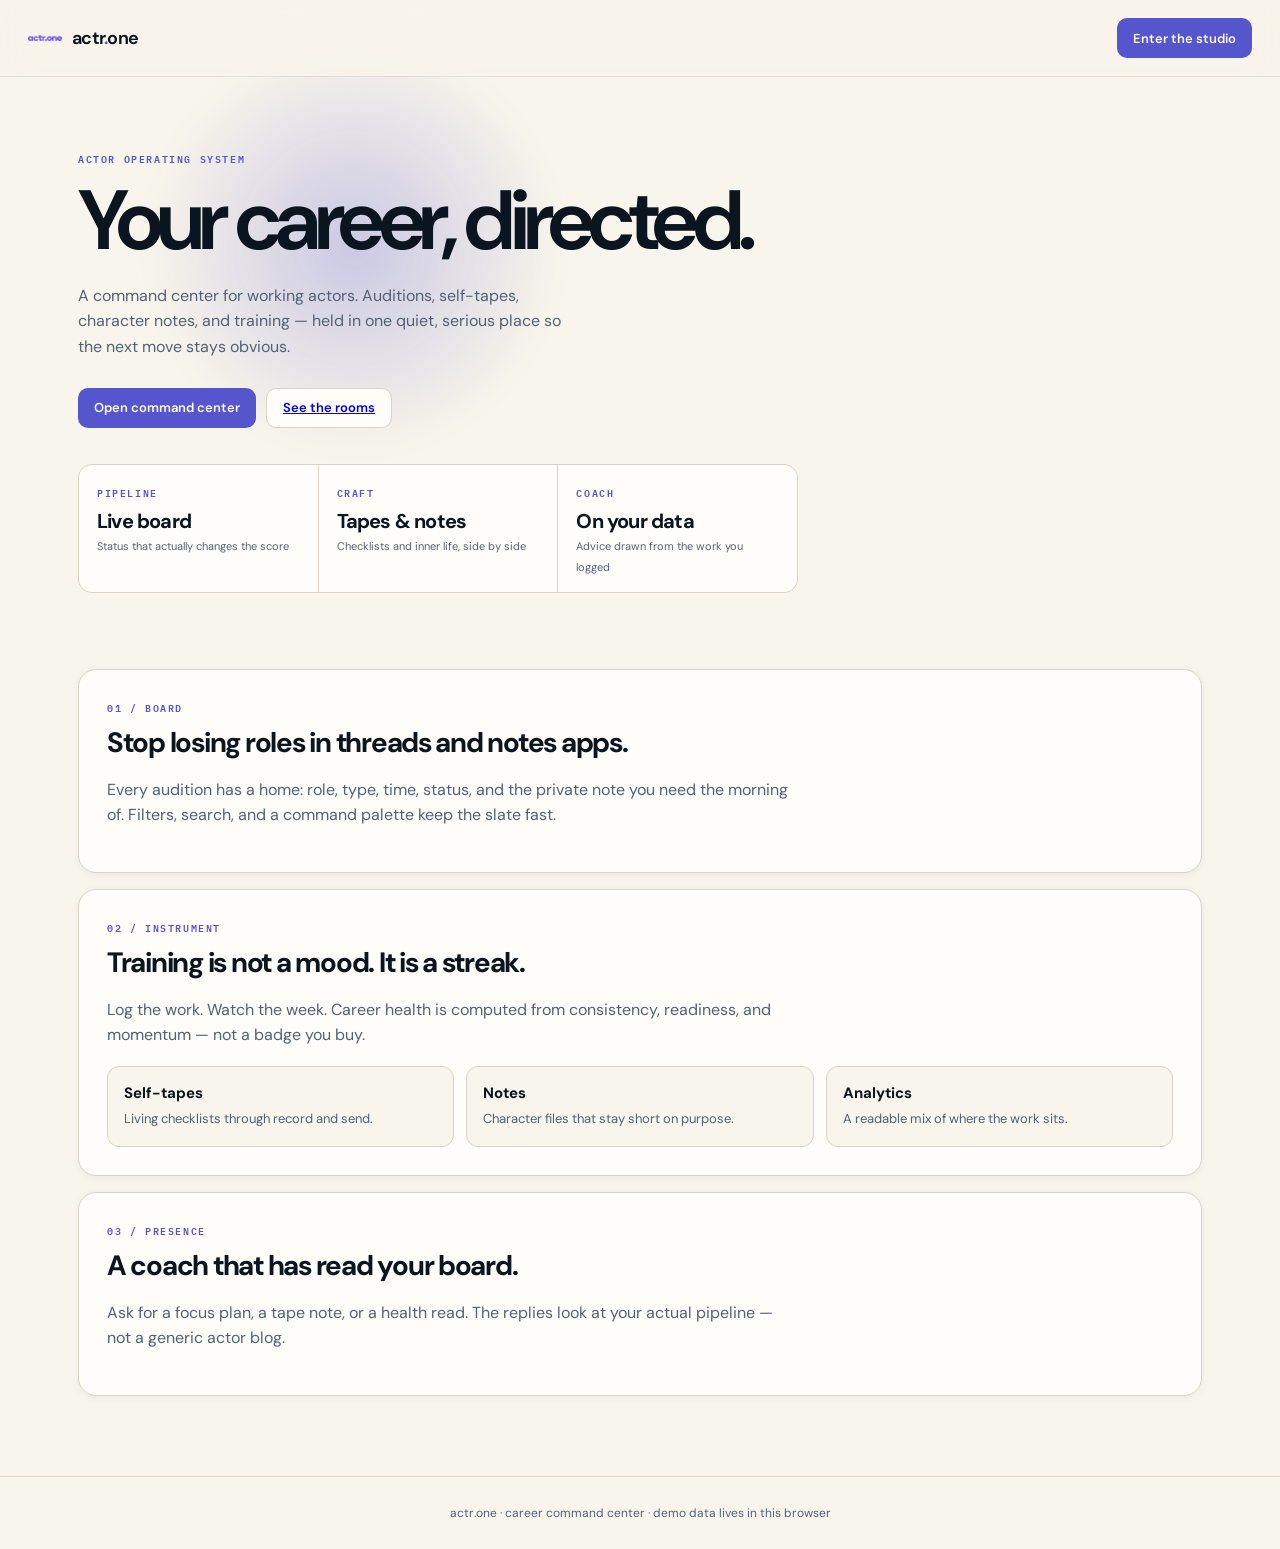
<file: artifacts/actr-one/index.html>
<!DOCTYPE html>
<html lang="en">
<head>
  <meta charset="UTF-8" />
  <meta name="viewport" content="width=device-width, initial-scale=1" />
  <title>actr.one — Your career, directed</title>
  <meta name="description" content="The career operating system for working actors. Track auditions, build the instrument, and keep the next move clear." />
  <link rel="icon" href="./brand/icon.svg" />
  <link rel="stylesheet" href="./styles.css" />
</head>
<body>
  <div id="landing" class="landing">
    <nav class="landing-nav">
      <div class="brand-row">
        <img class="brand-mark" src="./brand/mark.png" alt="actr.one mark" />
        <div class="word">actr<span>.</span>one</div>
      </div>
      <button class="nav-cta" id="openApp">Enter the studio</button>
    </nav>
    <header class="hero">
      <div class="eyebrow">Actor operating system</div>
      <h1>Your career, directed.</h1>
      <p class="lede">A command center for working actors. Auditions, self-tapes, character notes, and training — held in one quiet, serious place so the next move stays obvious.</p>
      <div class="hero-actions">
        <button class="btn btn-primary" id="openAppHero">Open command center</button>
        <a class="btn btn-ghost" href="#chapters">See the rooms</a>
      </div>
      <div class="hero-meta">
        <div><span class="eyebrow">Pipeline</span><strong>Live board</strong><small>Status that actually changes the score</small></div>
        <div><span class="eyebrow">Craft</span><strong>Tapes & notes</strong><small>Checklists and inner life, side by side</small></div>
        <div><span class="eyebrow">Coach</span><strong>On your data</strong><small>Advice drawn from the work you logged</small></div>
      </div>
    </header>
    <section class="chapters" id="chapters">
      <article class="chapter">
        <div class="eyebrow">01 / Board</div>
        <h2>Stop losing roles in threads and notes apps.</h2>
        <p>Every audition has a home: role, type, time, status, and the private note you need the morning of. Filters, search, and a command palette keep the slate fast.</p>
      </article>
      <article class="chapter">
        <div class="eyebrow">02 / Instrument</div>
        <h2>Training is not a mood. It is a streak.</h2>
        <p>Log the work. Watch the week. Career health is computed from consistency, readiness, and momentum — not a badge you buy.</p>
        <div class="chapter-grid">
          <div class="chip-card"><h3>Self-tapes</h3><p>Living checklists through record and send.</p></div>
          <div class="chip-card"><h3>Notes</h3><p>Character files that stay short on purpose.</p></div>
          <div class="chip-card"><h3>Analytics</h3><p>A readable mix of where the work sits.</p></div>
        </div>
      </article>
      <article class="chapter">
        <div class="eyebrow">03 / Presence</div>
        <h2>A coach that has read your board.</h2>
        <p>Ask for a focus plan, a tape note, or a health read. The replies look at your actual pipeline — not a generic actor blog.</p>
      </article>
    </section>
    <footer class="landing-foot">actr.one · career command center · demo data lives in this browser</footer>
  </div>

  <div id="app" class="hidden">
    <div class="app-shell">
      <aside class="sidebar">
        <div class="brand-row">
          <img class="brand-mark" src="./brand/mark.png" alt="" />
          <div>
            <div class="word">actr<span>.</span>one</div>
            <div class="eyebrow">career command center</div>
          </div>
        </div>
        <nav>
          <button class="nav-item" data-nav="overview">Overview</button>
          <button class="nav-item" data-nav="auditions">Auditions <span class="count" id="auditionCount">0</span></button>
          <button class="nav-item" data-nav="tapes">Self-tapes</button>
          <button class="nav-item" data-nav="notes">Scripts & notes</button>
          <button class="nav-item" data-nav="training">Training</button>
          <button class="nav-item" data-nav="analytics">Analytics</button>
        </nav>
        <div class="sidebar-foot">
          <button class="nav-item" data-nav="coach">AI Career Coach</button>
          <button class="nav-item" data-nav="settings">Settings</button>
          <div class="hr"></div>
          <button class="user-row" data-nav="settings">
            <div class="avatar" id="avatar">JM</div>
            <div>
              <div id="profileName">Jordan Mitchell</div>
              <small id="profilePlan">Studio plan</small>
            </div>
          </button>
        </div>
      </aside>

      <div class="workspace">
        <header class="topbar">
          <button class="menu-btn" id="menuBtn" aria-label="Open menu">☰</button>
          <div class="mobile-brand">
            <img class="brand-mark" src="./brand/mark.png" alt="" style="width:28px;height:28px" />
            <span class="word">actr<span>.</span>one</span>
          </div>
          <div class="date-chip"><span class="dot"></span><span id="liveDate"></span></div>
          <div class="top-actions">
            <button class="command-trigger" id="commandBtn"><span>Search anything</span> <kbd>⌘ K</kbd></button>
            <button class="icon-btn" id="notifyBtn" aria-label="Notifications">🔔<span class="ping"></span></button>
            <div class="theme-wrap">
              <button class="icon-btn" id="themeBtn" aria-label="Theme">◐</button>
              <div id="themeMenu" class="theme-menu hidden">
                <button class="theme-opt" data-theme-set="studio"><span class="swatch sw-studio"></span><span><strong>Studio Light</strong><small>Focused editorial</small></span></button>
                <button class="theme-opt" data-theme-set="noir"><span class="swatch sw-noir"></span><span><strong>Carbon Noir</strong><small>Deep work mode</small></span></button>
                <button class="theme-opt" data-theme-set="cobalt"><span class="swatch sw-cobalt"></span><span><strong>Electric Cobalt</strong><small>High signal</small></span></button>
              </div>
            </div>
          </div>
        </header>
        <main class="content" id="viewRoot"></main>
      </div>
    </div>
  </div>

  <div id="drawerBack" class="drawer-back hidden"></div>
  <aside id="drawer" class="drawer">
    <div class="brand-row" style="margin-bottom:16px">
      <img class="brand-mark" src="./brand/mark.png" alt="" />
      <div class="word">actr<span>.</span>one</div>
    </div>
    <nav class="grid" style="gap:4px">
      <button class="nav-item" data-nav="overview">Overview</button>
      <button class="nav-item" data-nav="auditions">Auditions</button>
      <button class="nav-item" data-nav="tapes">Self-tapes</button>
      <button class="nav-item" data-nav="notes">Scripts & notes</button>
      <button class="nav-item" data-nav="training">Training</button>
      <button class="nav-item" data-nav="analytics">Analytics</button>
      <button class="nav-item" data-nav="coach">AI Career Coach</button>
      <button class="nav-item" data-nav="settings">Settings</button>
    </nav>
  </aside>

  <div id="modal" class="backdrop hidden"></div>
  <div id="command" class="backdrop hidden">
    <div class="command">
      <div class="command-in">
        <span>⌘</span>
        <input id="commandInput" placeholder="Search auditions, notes, actions…" aria-label="Command search" />
        <kbd>ESC</kbd>
      </div>
      <div class="command-list" id="commandList"></div>
    </div>
  </div>
  <div class="toast-wrap" id="toasts"></div>
  <script src="./app.js"></script>
</body>
</html>
</file>
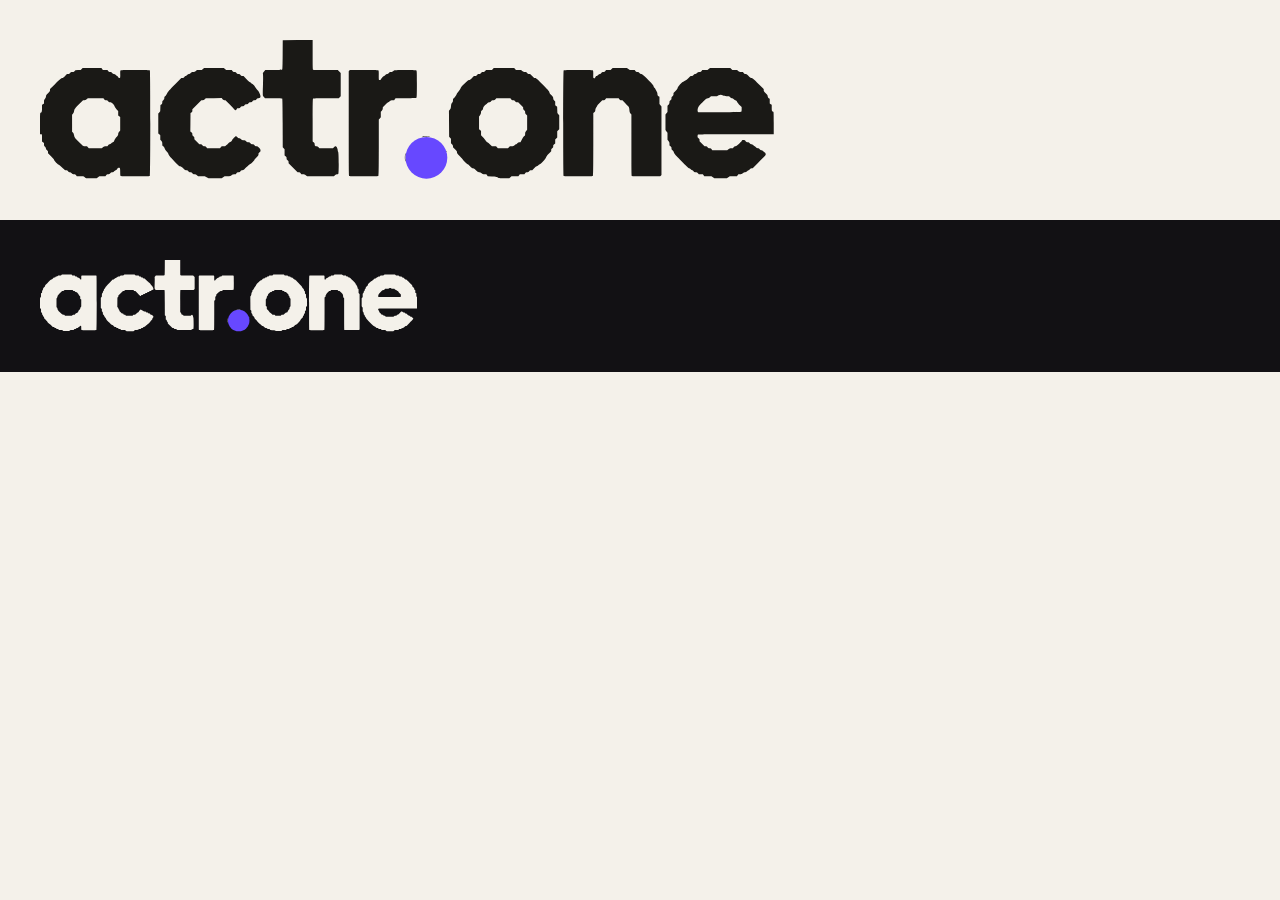
<file: .grok/logo-preview.html>
<!doctype html><meta charset="utf-8">
<style>
  body { margin:0; background:#f4f1ea; }
  .row { display:flex; align-items:center; gap:40px; padding:40px; }
  .dark { background:#121114; }
  svg { height:72px; width:auto; display:block; }
  .big svg { height:140px; }
</style>
<div class="row big"><svg xmlns="http://www.w3.org/2000/svg" viewBox="0 0 2196 419" fill="none" aria-hidden="true">
  <path fill="#1A1916" fill-rule="evenodd" d="M136.50 412.65C134.85 411.91 132.88 410.56 132.13 409.65C131.01 408.31 128.81 408.00 120.45 408.00L110.14 408.00L108.00 405.00C106.21 402.48 105.19 402.00 101.65 402.00C98.23 402.00 96.96 401.44 94.81 399.00C92.98 396.91 91.26 396.00 89.16 396.00C86.94 396.00 85.57 395.20 84.00 393.00C82.31 390.63 81.12 390.00 78.32 390.00C75.31 390.00 73.83 389.06 68.48 383.75C61.51 376.83 56.79 373.01 53.34 371.50C50.69 370.34 42.00 360.44 42.00 358.58C42.00 357.89 37.95 353.20 33.00 348.16L24.00 339.01L24.00 335.57C24.00 332.92 23.34 331.66 21.09 330.06C19.05 328.61 17.97 326.80 17.51 324.06C17.07 321.48 16.01 319.58 14.42 318.54C12.47 317.26 12.00 316.11 12.00 312.55L12.00 308.14L8.97 305.98L5.94 303.82L6.08 293.99C6.16 288.58 5.92 283.67 5.55 283.08C5.18 282.49 3.78 282.00 2.44 282.00L0.00 282.00L0.00 250.00C0.00 222.93 0.22 218.00 1.43 218.00C5.03 218.00 6.00 215.14 6.00 204.50L6.00 194.14L9.00 192.00L12.00 189.86L12.00 184.47C12.00 179.90 12.46 178.55 15.00 175.65C17.12 173.23 18.00 171.20 18.00 168.70C18.00 165.71 18.93 164.23 24.00 159.16C28.77 154.39 30.00 152.52 30.00 150.04L30.00 146.91L43.98 133.21C62.84 114.71 63.69 114.00 66.70 114.00C68.61 114.00 70.87 112.37 75.00 108.00L80.67 102.00L84.27 102.00C87.12 102.00 88.30 101.38 90.00 99.00C91.78 96.50 92.82 96.00 96.26 96.00C99.38 96.00 101.08 95.34 103.18 93.32L105.98 90.65L113.94 90.06L121.89 89.48L124.75 86.74L127.61 84.00L155.74 84.00L183.86 84.00L186.00 87.00L188.14 90.00L195.00 90.00L201.86 90.00L204.00 93.00C205.74 95.45 206.85 96.00 210.00 96.00C213.15 96.00 214.26 96.55 216.00 99.00C217.54 101.17 218.95 102.00 221.08 102.00C222.98 102.00 225.13 103.06 227.16 105.00C228.88 106.65 230.67 108.00 231.12 108.00C231.58 108.00 232.65 109.35 233.50 111.00C235.11 114.11 238.25 115.00 239.67 112.75C240.10 112.06 240.31 107.32 240.14 102.20C239.94 96.01 240.24 92.42 241.04 91.45C242.06 90.22 248.85 90.00 284.92 90.00C316.78 90.00 327.90 90.30 328.80 91.20C330.54 92.94 330.54 405.06 328.80 406.80C327.07 408.53 242.93 408.53 241.20 406.80C240.42 406.02 240.00 401.89 240.00 394.92C240.00 387.07 239.64 383.94 238.62 383.10C236.71 381.52 232.55 383.23 230.43 386.47C229.51 387.87 227.68 389.29 226.37 389.62C225.05 389.95 223.05 391.52 221.92 393.11C220.34 395.33 219.07 396.00 216.44 396.00C213.90 396.00 212.33 396.77 210.34 399.00C208.27 401.33 206.83 402.00 203.90 402.00C200.86 402.00 199.73 402.58 198.00 405.00L195.86 408.00L186.74 408.00L177.61 408.00L173.64 410.75L169.68 413.50L154.59 413.75C143.65 413.93 138.67 413.62 136.50 412.65ZM498.66 411.00L493.04 408.00L483.05 408.00L473.07 408.00L469.65 405.00C467.06 402.72 465.26 402.00 462.19 402.00C458.83 402.00 457.77 401.49 456.00 399.00C454.26 396.55 453.15 396.00 450.00 396.00C446.85 396.00 445.74 395.45 444.00 393.00C442.30 390.61 441.12 390.00 438.25 390.00C435.51 390.00 433.86 389.22 431.40 386.75C424.88 380.20 421.86 378.00 419.41 378.00C417.52 378.00 413.59 374.62 403.21 364.05C387.65 348.21 385.40 345.50 384.42 341.41C384.03 339.81 382.32 337.11 380.61 335.41C376.99 331.81 373.27 325.92 372.39 322.42C372.05 321.08 370.48 319.05 368.89 317.92L366.00 315.86L366.00 310.47C366.00 305.90 365.54 304.55 363.00 301.65L360.00 298.24L360.00 291.63L360.00 285.02L357.00 282.34L354.00 279.67L354.00 249.87L354.00 220.07L356.89 216.78L359.78 213.48L360.14 204.16L360.50 194.84L363.25 192.84C365.52 191.18 366.00 190.08 366.00 186.48C366.00 182.79 366.45 181.81 369.00 180.00C371.46 178.25 372.00 177.16 372.00 173.95C372.00 170.86 372.54 169.70 374.57 168.36C376.96 166.80 378.04 165.16 382.71 155.99C383.70 154.06 393.15 143.82 403.72 133.24L422.94 114.00L426.40 114.00C429.11 114.00 430.33 113.34 432.00 111.00C433.17 109.35 434.72 108.00 435.43 108.00C436.14 108.00 438.42 106.65 440.50 105.00C442.58 103.35 445.10 102.00 446.10 102.00C447.11 102.00 449.31 100.65 451.00 99.00C453.48 96.58 454.93 96.00 458.50 96.00C462.00 96.00 463.65 95.37 466.35 93.00L469.76 90.00L477.00 90.00L484.24 90.00L487.65 87.00L491.07 84.00L520.65 84.00L550.24 84.00L553.65 87.00L557.07 90.00L565.47 90.00L573.86 90.00L576.00 93.00C577.74 95.45 578.85 96.00 582.00 96.00C585.15 96.00 586.26 96.55 588.00 99.00C589.74 101.45 590.85 102.00 594.00 102.00C597.15 102.00 598.26 102.55 600.00 105.00C601.68 107.35 602.89 108.00 605.63 108.00L609.12 108.00L617.56 116.47C622.20 121.13 627.34 125.64 629.00 126.50C630.65 127.35 632.00 128.41 632.00 128.84C632.00 129.28 633.81 130.65 636.02 131.89C638.23 133.14 640.94 135.79 642.05 137.82C644.99 143.17 649.41 149.09 651.23 150.11C653.78 151.54 658.99 161.68 659.66 166.51C660.43 172.15 659.02 174.00 653.95 174.00C650.85 174.00 649.73 174.57 648.00 177.00C646.26 179.45 645.15 180.00 642.00 180.00C638.85 180.00 637.74 180.55 636.00 183.00C634.26 185.45 633.15 186.00 630.00 186.00C626.85 186.00 625.74 186.55 624.00 189.00C622.26 191.45 621.15 192.00 618.00 192.00C614.85 192.00 613.74 192.55 612.00 195.00C610.26 197.45 609.15 198.00 606.00 198.00C602.85 198.00 601.74 198.55 600.00 201.00C598.25 203.46 597.16 204.00 593.96 204.00L590.05 204.00L588.50 207.00C586.69 210.51 583.58 210.95 581.97 207.94C581.36 206.80 575.06 200.05 567.98 192.94L555.09 180.00L551.61 180.00C548.88 180.00 547.67 179.35 545.96 176.95L543.79 173.90L519.96 174.20L496.13 174.50L493.26 177.25C491.18 179.24 489.37 180.00 486.67 180.00L482.95 180.00L469.47 193.47L456.00 206.95L456.00 210.89C456.00 214.04 455.45 215.24 453.25 216.84L450.50 218.84L450.21 246.32L449.91 273.80L452.96 275.97C455.45 277.74 456.00 278.84 456.00 282.00C456.00 285.15 456.55 286.26 459.00 288.00C461.35 289.67 462.00 290.89 462.00 293.62L462.00 297.10L469.45 304.55L476.90 312.00L480.38 312.00C483.11 312.00 484.33 312.65 486.00 315.00C487.74 317.45 488.85 318.00 492.00 318.00C495.15 318.00 496.26 318.55 498.00 321.00L500.14 324.00L519.35 324.00L538.55 324.00L541.19 321.00L543.82 318.00L548.87 318.00C554.14 318.00 555.15 317.40 563.20 309.51C564.88 307.87 567.66 306.07 569.38 305.51C571.52 304.82 573.14 303.24 574.54 300.47C576.96 295.68 584.16 288.00 586.23 288.00C587.04 288.00 589.12 289.35 590.84 291.00C592.57 292.65 594.94 294.00 596.11 294.00C597.28 294.00 599.77 295.35 601.65 297.00C604.38 299.39 605.99 300.00 609.63 300.00C613.43 300.00 614.61 300.49 616.81 303.00C618.93 305.42 620.24 306.00 623.53 306.00C626.92 306.00 628.01 306.52 629.84 309.00C631.65 311.44 632.79 312.00 635.96 312.00C639.16 312.00 640.25 312.54 642.00 315.00C643.68 317.36 644.89 318.00 647.65 318.00C650.47 318.00 652.03 318.87 655.58 322.42C659.13 325.97 660.00 327.53 660.00 330.35C660.00 333.11 659.36 334.32 657.00 336.00C654.63 337.68 654.00 338.88 654.00 341.68C654.00 344.64 653.11 346.09 648.51 350.62C645.49 353.59 642.39 357.53 641.62 359.37C640.37 362.36 630.00 372.00 628.03 372.00C627.36 372.00 620.43 378.31 610.99 387.55C609.39 389.11 607.33 390.00 605.31 390.00C602.93 390.00 601.60 390.75 600.00 393.00C598.26 395.45 597.15 396.00 594.00 396.00C590.85 396.00 589.74 396.55 588.00 399.00L585.86 402.00L581.05 402.00C577.91 402.00 575.80 402.54 574.95 403.57C572.32 406.73 568.14 408.00 560.30 408.02L552.50 408.04L548.10 411.02L543.70 414.00L523.99 414.00L504.28 414.00L498.66 411.00ZM1372.64 413.01C1371.07 412.52 1368.89 411.30 1367.79 410.31C1366.13 408.80 1363.63 408.44 1352.91 408.17L1340.02 407.84L1337.94 404.92L1335.86 402.00L1330.47 402.00C1325.90 402.00 1324.55 401.54 1321.65 399.00C1319.26 396.90 1317.19 396.00 1314.77 396.00C1311.36 396.00 1309.74 394.87 1300.99 386.42C1299.51 384.99 1297.29 384.00 1295.58 384.00C1293.33 384.00 1291.40 382.65 1287.00 378.00C1283.88 374.70 1280.99 372.00 1280.58 372.00C1279.16 372.00 1267.80 361.51 1266.49 358.99C1265.77 357.58 1261.31 352.52 1256.59 347.73C1249.43 340.48 1248.00 338.50 1248.00 335.85C1248.00 333.27 1246.88 331.62 1242.00 327.00L1236.00 321.33L1236.00 317.83C1236.00 315.20 1235.25 313.66 1233.00 311.66L1230.00 308.98L1230.00 302.30L1230.00 295.61L1227.25 292.74L1224.50 289.87L1224.22 250.87L1223.93 211.87L1226.47 208.86C1229.23 205.57 1229.69 204.08 1230.29 196.33C1230.58 192.58 1231.42 190.29 1233.35 188.00C1235.34 185.63 1236.00 183.75 1236.00 180.45C1236.00 176.94 1236.47 175.74 1238.34 174.51C1240.95 172.80 1246.36 164.83 1247.50 161.00C1247.91 159.62 1249.65 157.14 1251.37 155.48C1254.51 152.45 1257.55 147.73 1259.47 142.94C1260.04 141.53 1264.10 136.89 1268.50 132.63C1272.90 128.38 1277.63 123.79 1279.01 122.45C1280.51 120.99 1282.70 120.00 1284.42 120.00C1286.67 120.00 1288.60 118.65 1293.00 114.00L1298.67 108.00L1302.27 108.00C1305.12 108.00 1306.30 107.38 1308.00 105.00C1309.74 102.55 1310.85 102.00 1314.00 102.00C1317.15 102.00 1318.26 101.45 1320.00 99.00C1321.73 96.58 1322.86 96.00 1325.90 96.00C1328.83 96.00 1330.27 95.33 1332.34 93.00L1335.02 90.00L1343.84 90.00L1352.67 90.00L1355.34 87.00L1358.02 84.00L1388.60 84.00L1419.18 84.00L1421.81 87.00L1424.45 90.00L1432.09 90.00L1439.72 90.00L1443.50 93.00C1446.37 95.28 1448.30 96.00 1451.57 96.00C1455.20 96.00 1456.19 96.46 1458.00 99.00C1459.70 101.39 1460.88 102.00 1463.75 102.00C1466.49 102.00 1468.13 102.78 1470.59 105.25C1478.31 113.03 1479.61 114.00 1482.28 114.00C1484.53 114.00 1488.61 117.57 1504.41 133.37C1519.42 148.39 1523.95 153.51 1524.52 156.12C1525.26 159.54 1526.06 160.64 1532.45 167.07C1535.17 169.81 1536.00 171.47 1536.00 174.17C1536.00 176.73 1536.83 178.57 1539.00 180.84L1542.00 183.98L1542.00 189.80L1542.00 195.62L1544.90 197.77L1547.80 199.91L1548.15 209.27L1548.50 218.62L1551.25 221.89L1554.00 225.15L1554.00 246.04L1554.00 266.93L1551.00 270.00L1548.00 273.07L1548.00 282.39L1548.00 291.70L1545.00 294.84L1542.00 297.98L1542.00 303.92L1542.00 309.86L1539.00 312.00C1536.55 313.74 1536.00 314.85 1536.00 318.00C1536.00 321.15 1535.45 322.26 1533.00 324.00C1530.62 325.70 1530.00 326.88 1530.00 329.73L1530.00 333.33L1524.16 338.91C1520.95 341.99 1517.62 345.85 1516.77 347.50C1515.92 349.15 1514.38 352.08 1513.34 354.01C1511.33 357.77 1497.78 372.00 1496.21 372.00C1495.70 372.00 1493.58 373.35 1491.50 375.00C1489.42 376.65 1487.04 378.00 1486.20 378.00C1485.36 378.00 1482.12 380.70 1479.00 384.00L1473.33 390.00L1469.73 390.00C1466.88 390.00 1465.70 390.62 1464.00 393.00C1462.26 395.45 1461.15 396.00 1458.00 396.00C1454.85 396.00 1453.74 396.55 1452.00 399.00L1449.86 402.00L1443.00 402.00L1436.14 402.00L1434.00 405.00L1431.86 408.00L1421.51 408.00L1411.15 408.00L1407.89 410.75L1404.62 413.50L1390.06 413.70C1382.05 413.81 1374.21 413.50 1372.64 413.01ZM2013.90 411.02L2009.50 408.04L1998.82 408.02L1988.14 408.00L1986.00 405.00L1983.86 402.00L1977.84 402.00L1971.82 402.00L1969.19 399.00C1967.04 396.56 1965.77 396.00 1962.35 396.00C1958.81 396.00 1957.79 395.52 1956.00 393.00C1954.83 391.35 1953.28 390.00 1952.57 390.00C1951.86 390.00 1949.58 388.65 1947.50 387.00C1945.42 385.35 1943.07 384.00 1942.27 384.00C1940.48 384.00 1903.50 346.99 1899.81 341.50C1898.34 339.30 1896.82 336.26 1896.45 334.74C1896.08 333.22 1894.48 331.05 1892.89 329.92C1890.56 328.26 1890.00 327.12 1890.00 324.00C1890.00 320.85 1889.45 319.74 1887.00 318.00L1884.00 315.86L1884.00 311.07C1884.00 307.25 1883.39 305.51 1881.00 302.50L1878.00 298.72L1878.00 288.00L1878.00 277.28L1875.00 273.50L1872.00 269.72L1872.00 246.50L1872.00 223.28L1875.00 219.50L1878.00 215.72L1878.00 206.40L1878.00 197.07L1881.00 193.65C1883.28 191.06 1884.00 189.26 1884.00 186.19C1884.00 182.83 1884.51 181.77 1887.00 180.00C1889.45 178.26 1890.00 177.15 1890.00 174.00C1890.00 170.85 1890.55 169.74 1893.00 168.00C1895.38 166.30 1896.00 165.12 1896.00 162.27L1896.00 158.67L1902.00 153.00C1906.30 148.93 1908.00 146.60 1908.00 144.76C1908.00 143.32 1909.43 140.49 1911.25 138.33C1916.60 131.97 1922.70 126.00 1923.83 126.00C1924.42 126.00 1926.12 124.86 1927.62 123.48C1929.12 122.09 1931.50 120.67 1932.92 120.33C1934.34 119.99 1938.01 117.08 1941.09 113.86C1945.81 108.91 1947.21 108.00 1950.15 108.00C1952.85 108.00 1954.12 107.33 1955.84 105.00C1957.25 103.10 1958.95 102.00 1960.50 102.00C1961.83 102.00 1964.47 100.65 1966.35 99.00C1968.94 96.72 1970.74 96.00 1973.81 96.00C1977.17 96.00 1978.23 95.49 1980.00 93.00L1982.14 90.00L1989.93 90.00L1997.72 90.00L2001.50 87.00L2005.28 84.00L2035.60 84.00L2065.93 84.00L2069.00 87.00L2072.07 90.00L2079.15 90.00L2086.24 90.00L2089.65 93.00C2092.55 95.54 2093.90 96.00 2098.47 96.00L2103.86 96.00L2106.00 99.00C2107.60 101.25 2108.93 102.00 2111.31 102.00C2114.45 102.00 2115.41 102.69 2123.41 110.75C2125.44 112.79 2127.63 114.00 2129.30 114.00C2132.42 114.00 2133.72 115.09 2152.10 133.21L2166.00 146.91L2166.00 150.04C2166.00 152.52 2167.23 154.39 2172.00 159.16C2176.95 164.11 2178.00 165.75 2178.00 168.51C2178.00 171.09 2178.69 172.35 2181.00 174.00L2184.00 176.14L2184.00 183.00L2184.00 189.86L2187.00 192.00L2190.00 194.14L2190.00 202.91C2190.00 210.15 2190.32 211.98 2191.83 213.35C2192.83 214.26 2194.18 215.00 2194.83 215.00C2195.70 215.00 2196.00 223.57 2196.00 248.50L2196.00 282.00L2083.20 282.00C1996.80 282.00 1970.12 282.28 1969.20 283.20C1968.54 283.86 1968.00 286.08 1968.00 288.13C1968.00 291.14 1968.58 292.28 1971.00 294.00C1973.35 295.67 1974.00 296.89 1974.00 299.62L1974.00 303.10L1981.45 310.55L1988.90 318.00L1992.38 318.00C1995.11 318.00 1996.33 318.65 1998.00 321.00C1999.74 323.45 2000.85 324.00 2004.00 324.00C2007.15 324.00 2008.26 324.55 2010.00 327.00L2012.14 330.00L2034.43 330.00L2056.72 330.00L2060.50 327.00C2063.51 324.61 2065.25 324.00 2069.07 324.00L2073.86 324.00L2076.00 321.00C2077.53 318.85 2078.96 318.00 2081.03 318.00C2082.77 318.00 2085.13 316.91 2086.98 315.25C2095.23 307.84 2099.60 303.44 2100.55 301.56C2101.36 299.97 2102.49 299.53 2105.48 299.63C2108.52 299.73 2109.91 300.43 2111.93 302.89C2113.96 305.37 2115.27 306.02 2118.18 306.01C2121.14 306.00 2122.29 306.59 2124.00 309.00C2125.56 311.18 2126.95 312.00 2129.12 312.00C2130.95 312.00 2132.94 312.90 2134.30 314.35C2135.51 315.64 2137.62 317.29 2138.98 318.01C2140.35 318.73 2142.29 320.37 2143.30 321.66C2144.58 323.28 2146.17 324.00 2148.50 324.00C2151.10 324.00 2152.35 324.69 2154.00 327.00C2155.56 329.18 2156.95 330.00 2159.12 330.00C2161.06 330.00 2162.96 330.93 2164.57 332.67C2165.93 334.14 2168.04 335.83 2169.27 336.44C2170.77 337.19 2171.60 338.63 2171.82 340.87C2172.19 344.71 2173.85 342.73 2150.12 366.75L2133.07 384.00L2130.04 384.00C2127.94 384.00 2126.20 384.92 2124.34 387.00C2122.87 388.65 2121.24 390.00 2120.72 390.00C2120.19 390.00 2118.23 391.35 2116.35 393.00C2114.30 394.80 2111.81 396.00 2110.14 396.00C2108.60 396.00 2105.60 397.33 2103.43 398.97C2100.39 401.27 2098.44 401.95 2094.82 401.97L2090.14 402.00L2088.00 405.00L2085.86 408.00L2075.18 408.02L2064.50 408.04L2060.10 411.02L2055.70 414.00L2037.00 414.00L2018.30 414.00L2013.90 411.02ZM795.50 405.00C792.49 402.61 790.75 402.00 786.93 402.00L782.14 402.00L780.00 399.00C778.33 396.66 777.11 396.00 774.40 396.00L770.95 396.00L757.47 382.53L744.00 369.05L744.00 365.60C744.00 362.89 743.34 361.67 741.00 360.00C738.55 358.26 738.00 357.15 738.00 354.00C738.00 350.85 737.45 349.74 735.00 348.00L732.00 345.86L732.00 336.24L732.00 326.61L729.25 323.74L726.50 320.87L726.23 248.76C726.04 198.04 725.63 176.26 724.86 175.33C723.99 174.29 718.30 174.00 698.56 174.00L673.37 174.00L670.81 171.25C669.40 169.74 667.80 167.60 667.26 166.50C666.63 165.20 666.61 155.54 667.20 139.00C667.71 124.97 667.87 110.20 667.57 106.16L667.01 98.82L670.63 94.41L674.24 90.00L699.00 90.00C718.47 90.00 723.99 89.71 724.87 88.66C725.64 87.73 726.06 73.93 726.24 43.91L726.50 0.50L771.25 0.24L816.00 -0.02L816.00 43.79C816.00 76.53 816.30 87.90 817.20 88.80C818.09 89.69 827.82 90.00 854.78 90.00L891.16 90.00L895.58 94.42L900.00 98.84L900.00 133.50L900.00 168.15L897.08 171.08L894.15 174.00L856.28 174.00C828.15 174.00 818.09 174.31 817.20 175.20C816.29 176.11 816.00 191.90 816.00 240.13L816.00 303.86L819.00 306.00C821.42 307.72 822.00 308.86 822.00 311.87C822.00 316.46 823.43 318.00 827.69 318.00C830.09 318.00 831.71 318.82 833.66 321.00L836.33 324.00L856.66 324.00L876.98 324.00L879.66 321.00C883.69 316.47 886.63 316.96 889.04 322.58C890.12 325.10 891.02 328.37 891.04 329.83C891.05 331.30 891.71 333.62 892.50 335.00C894.42 338.36 894.70 398.90 892.80 400.80C892.14 401.46 890.34 402.00 888.79 402.00C887.03 402.00 884.81 403.12 882.84 405.00L879.70 408.00L839.49 408.00L799.28 408.00L795.50 405.00ZM925.20 406.80C924.28 405.88 924.00 369.57 924.00 249.45L924.00 93.31L925.83 91.65L927.66 90.00L969.71 90.00C1005.18 90.00 1011.94 90.23 1012.96 91.45C1013.78 92.44 1014.07 96.73 1013.88 105.22C1013.73 112.00 1013.94 118.10 1014.36 118.77C1015.55 120.70 1018.82 120.21 1020.04 117.92C1021.37 115.43 1028.46 108.00 1029.50 108.00C1029.91 108.00 1031.77 106.65 1033.65 105.00C1035.53 103.35 1038.15 102.00 1039.47 102.00C1040.99 102.00 1042.64 100.90 1044.00 99.00C1045.80 96.47 1046.80 96.00 1050.41 96.00C1053.50 96.00 1055.22 95.41 1056.60 93.89C1057.64 92.72 1059.61 91.35 1060.96 90.83C1064.79 89.36 1124.76 89.56 1126.55 91.04C1127.77 92.06 1128.00 98.46 1128.00 131.92C1128.00 161.45 1127.69 171.91 1126.80 172.80C1125.92 173.68 1117.44 174.00 1094.87 174.00L1064.14 174.00L1062.00 177.00L1059.86 180.00L1055.07 180.00C1051.25 180.00 1049.51 180.61 1046.50 183.00C1044.42 184.65 1042.32 186.00 1041.81 186.00C1041.31 186.00 1037.55 189.35 1033.45 193.45L1026.00 200.90L1026.00 204.57C1026.00 207.22 1025.17 209.19 1023.00 211.65L1020.00 215.07L1020.00 223.15L1020.00 231.24L1017.00 234.65L1014.00 238.07L1014.00 321.83C1014.00 385.65 1013.71 405.89 1012.80 406.80C1011.07 408.53 926.93 408.53 925.20 406.80ZM1567.20 406.80C1565.46 405.06 1565.46 92.94 1567.20 91.20C1568.10 90.30 1579.22 90.00 1611.08 90.00C1646.84 90.00 1653.95 90.23 1654.94 91.43C1655.73 92.38 1656.03 96.26 1655.84 102.98C1655.62 111.03 1655.86 113.30 1657.03 114.04C1659.36 115.51 1659.94 115.22 1662.13 111.50C1663.27 109.57 1664.77 108.00 1665.46 108.00C1666.16 108.00 1668.42 106.65 1670.50 105.00C1672.58 103.35 1675.08 102.00 1676.07 102.00C1677.06 102.00 1678.83 100.65 1680.00 99.00C1681.74 96.55 1682.85 96.00 1686.00 96.00C1689.15 96.00 1690.26 95.45 1692.00 93.00L1694.14 90.00L1700.92 90.00L1707.70 90.00L1710.84 87.00L1713.98 84.00L1735.24 84.02L1756.50 84.04L1760.90 87.02L1765.30 90.00L1772.58 90.00L1779.86 90.00L1782.00 93.00C1783.74 95.45 1784.85 96.00 1788.00 96.00C1791.15 96.00 1792.26 96.55 1794.00 99.00C1795.54 101.16 1796.95 102.00 1799.05 102.00C1802.46 102.00 1803.42 102.80 1821.95 121.06C1833.25 132.19 1835.83 135.27 1836.40 138.30C1836.78 140.32 1837.90 142.41 1838.91 142.95C1839.91 143.49 1841.33 145.40 1842.08 147.21C1842.82 149.02 1844.46 152.03 1845.71 153.89C1847.21 156.11 1848.00 158.75 1848.00 161.57C1848.00 165.20 1848.46 166.19 1851.00 168.00L1854.00 170.14L1854.00 180.93L1854.00 191.72L1857.00 195.50L1860.00 199.28L1860.00 301.64L1860.00 404.00L1858.00 406.00L1856.00 408.00L1814.20 408.00C1783.02 408.00 1772.10 407.70 1771.20 406.80C1770.28 405.88 1770.00 383.99 1770.00 314.38L1770.00 223.15L1767.25 219.89C1764.94 217.13 1764.41 215.40 1763.93 208.83C1763.48 202.64 1762.90 200.57 1761.16 198.77C1759.94 197.52 1755.40 192.79 1751.06 188.25L1743.16 180.00L1739.65 180.00C1736.89 180.00 1735.68 179.36 1734.00 177.00L1731.86 174.00L1713.12 174.00L1694.38 174.00L1692.16 177.00C1690.42 179.34 1689.17 180.00 1686.42 180.00L1682.90 180.00L1675.45 187.45C1671.35 191.55 1668.00 195.31 1668.00 195.80C1668.00 196.29 1666.66 198.68 1665.02 201.10C1662.90 204.22 1662.03 206.71 1662.02 209.68C1662.00 213.18 1661.51 214.21 1659.00 216.00L1656.00 218.14L1656.00 311.87C1656.00 383.44 1655.72 405.88 1654.80 406.80C1653.07 408.53 1568.93 408.53 1567.20 406.80ZM1093.03 361.57C1091.35 357.15 1091.72 342.72 1093.58 340.44L1095.16 338.50L1094.58 340.34C1093.23 344.59 1092.87 352.87 1093.81 358.00C1094.94 364.12 1094.59 365.69 1093.03 361.57ZM1216.00 334.00C1215.36 332.81 1215.06 331.60 1215.34 331.33C1215.61 331.05 1216.36 331.81 1217.00 333.00C1217.64 334.19 1217.94 335.40 1217.66 335.67C1217.39 335.95 1216.64 335.19 1216.00 334.00ZM188.50 321.00C191.51 318.61 193.25 318.00 197.07 318.00L201.86 318.00L204.00 315.00C205.17 313.35 206.94 312.00 207.93 312.00C208.92 312.00 211.40 310.67 213.45 309.04C215.50 307.41 218.01 305.81 219.03 305.49C220.04 305.17 221.42 303.24 222.09 301.20C223.47 296.98 226.07 293.18 230.75 288.56C233.28 286.07 234.00 284.52 234.00 281.56C234.00 278.77 234.79 276.86 237.00 274.35L240.00 270.93L240.00 250.53L240.00 230.14L237.00 228.00L234.00 225.86L234.00 219.25L234.00 212.64L230.75 209.55C227.53 206.48 224.51 201.86 222.53 196.97C221.96 195.57 219.64 192.54 217.37 190.22C214.05 186.83 212.54 186.00 209.69 186.00C206.88 186.00 205.69 185.37 204.00 183.00C202.26 180.55 201.15 180.00 198.00 180.00C194.85 180.00 193.74 179.45 192.00 177.00L189.86 174.00L166.47 174.00L143.07 174.00L139.65 177.00C137.18 179.17 135.22 180.00 132.56 180.00L128.89 180.00L118.19 190.95C104.45 205.03 103.18 206.77 101.98 213.13C101.36 216.38 100.01 219.42 98.49 221.01L96.00 223.61L96.00 249.00L96.00 274.39L98.49 276.99C100.01 278.58 101.36 281.62 101.98 284.87C103.16 291.12 104.81 293.45 115.75 304.31C129.39 317.86 129.60 318.00 135.48 318.00L140.67 318.00L143.34 321.00L146.02 324.00L165.37 324.00L184.72 324.00L188.50 321.00ZM1403.50 321.00L1406.37 318.00L1411.65 318.00C1416.09 318.00 1417.47 317.52 1420.35 315.00C1422.23 313.35 1424.26 312.00 1424.87 312.00C1425.48 312.00 1427.19 310.65 1428.66 309.00C1430.61 306.81 1432.22 306.00 1434.65 306.00L1437.97 306.00L1440.73 300.87C1442.25 298.04 1444.26 294.29 1445.18 292.52C1446.11 290.76 1448.02 288.56 1449.43 287.64C1451.60 286.22 1452.00 285.20 1452.00 281.16C1452.00 277.38 1452.63 275.52 1454.97 272.43L1457.94 268.50L1457.97 247.28L1458.00 226.07L1455.00 223.00C1452.70 220.65 1452.00 219.02 1452.00 216.03C1452.00 212.84 1451.45 211.75 1449.00 210.00C1446.65 208.33 1446.00 207.11 1446.00 204.38L1446.00 200.90L1438.55 193.45L1431.10 186.00L1427.62 186.00C1424.89 186.00 1423.67 185.35 1422.00 183.00C1420.26 180.55 1419.15 180.00 1416.00 180.00C1412.85 180.00 1411.74 179.45 1410.00 177.00L1407.86 174.00L1386.84 174.00L1365.82 174.00L1363.19 177.00C1361.04 179.44 1359.77 180.00 1356.35 180.00C1352.81 180.00 1351.79 180.48 1350.00 183.00C1348.37 185.29 1347.09 186.00 1344.60 186.00C1342.23 186.00 1340.60 186.82 1338.66 189.00C1337.19 190.65 1335.62 192.00 1335.17 192.00C1334.72 192.00 1332.47 194.31 1330.18 197.13C1327.49 200.43 1326.00 203.27 1326.00 205.07C1326.00 207.03 1325.11 208.50 1323.00 210.00C1320.49 211.79 1320.00 212.82 1319.98 216.32C1319.97 219.29 1319.10 221.78 1316.98 224.90L1314.00 229.30L1314.00 248.14L1314.00 266.98L1317.00 269.66L1320.00 272.33L1320.00 278.82L1320.00 285.30L1325.70 290.73C1328.83 293.71 1332.18 297.92 1333.15 300.08C1334.22 302.47 1335.99 304.46 1337.70 305.18C1340.53 306.37 1343.52 308.81 1349.41 314.75L1352.64 318.00L1358.81 318.00L1364.98 318.00L1367.66 321.00L1370.33 324.00L1385.48 324.00L1400.63 324.00L1403.50 321.00ZM1144.50 289.38C1147.02 287.46 1164.17 287.77 1166.17 289.77C1167.19 290.79 1166.77 290.89 1163.97 290.27C1159.70 289.32 1151.84 289.30 1146.50 290.22L1142.50 290.91L1144.50 289.38ZM2098.80 214.80C2099.49 214.11 2100.00 210.83 2100.00 207.15L2100.00 200.70L2094.40 195.37C2091.32 192.43 2087.84 188.11 2086.65 185.76C2085.07 182.63 2083.59 181.21 2081.10 180.40C2079.23 179.80 2076.83 178.11 2075.76 176.65C2074.61 175.07 2072.88 174.00 2071.45 174.00C2070.14 174.00 2067.53 172.65 2065.65 171.00L2062.24 168.00L2054.87 168.00C2049.50 167.99 2046.69 167.50 2044.50 166.17C2039.01 162.82 2036.22 162.67 2030.91 165.45L2026.04 168.00L2017.05 168.00L2008.07 168.00L2005.00 171.00C2003.01 172.95 2000.91 174.00 1999.01 174.00C1997.23 174.00 1994.88 175.08 1993.01 176.75C1985.00 183.92 1973.26 196.20 1971.10 199.65C1968.29 204.16 1967.14 212.26 1969.00 214.49L1970.24 216.00L2033.92 216.00C2082.12 216.00 2097.89 215.71 2098.80 214.80Z"/>
  <circle cx="1156.5" cy="352.5" r="62.5" fill="#6748FF"/>
</svg>
</div>
<div class="row dark"><svg xmlns="http://www.w3.org/2000/svg" viewBox="0 0 2196 419" fill="none" aria-hidden="true">
  <path fill="#F4F1EA" fill-rule="evenodd" d="M136.50 412.65C134.85 411.91 132.88 410.56 132.13 409.65C131.01 408.31 128.81 408.00 120.45 408.00L110.14 408.00L108.00 405.00C106.21 402.48 105.19 402.00 101.65 402.00C98.23 402.00 96.96 401.44 94.81 399.00C92.98 396.91 91.26 396.00 89.16 396.00C86.94 396.00 85.57 395.20 84.00 393.00C82.31 390.63 81.12 390.00 78.32 390.00C75.31 390.00 73.83 389.06 68.48 383.75C61.51 376.83 56.79 373.01 53.34 371.50C50.69 370.34 42.00 360.44 42.00 358.58C42.00 357.89 37.95 353.20 33.00 348.16L24.00 339.01L24.00 335.57C24.00 332.92 23.34 331.66 21.09 330.06C19.05 328.61 17.97 326.80 17.51 324.06C17.07 321.48 16.01 319.58 14.42 318.54C12.47 317.26 12.00 316.11 12.00 312.55L12.00 308.14L8.97 305.98L5.94 303.82L6.08 293.99C6.16 288.58 5.92 283.67 5.55 283.08C5.18 282.49 3.78 282.00 2.44 282.00L0.00 282.00L0.00 250.00C0.00 222.93 0.22 218.00 1.43 218.00C5.03 218.00 6.00 215.14 6.00 204.50L6.00 194.14L9.00 192.00L12.00 189.86L12.00 184.47C12.00 179.90 12.46 178.55 15.00 175.65C17.12 173.23 18.00 171.20 18.00 168.70C18.00 165.71 18.93 164.23 24.00 159.16C28.77 154.39 30.00 152.52 30.00 150.04L30.00 146.91L43.98 133.21C62.84 114.71 63.69 114.00 66.70 114.00C68.61 114.00 70.87 112.37 75.00 108.00L80.67 102.00L84.27 102.00C87.12 102.00 88.30 101.38 90.00 99.00C91.78 96.50 92.82 96.00 96.26 96.00C99.38 96.00 101.08 95.34 103.18 93.32L105.98 90.65L113.94 90.06L121.89 89.48L124.75 86.74L127.61 84.00L155.74 84.00L183.86 84.00L186.00 87.00L188.14 90.00L195.00 90.00L201.86 90.00L204.00 93.00C205.74 95.45 206.85 96.00 210.00 96.00C213.15 96.00 214.26 96.55 216.00 99.00C217.54 101.17 218.95 102.00 221.08 102.00C222.98 102.00 225.13 103.06 227.16 105.00C228.88 106.65 230.67 108.00 231.12 108.00C231.58 108.00 232.65 109.35 233.50 111.00C235.11 114.11 238.25 115.00 239.67 112.75C240.10 112.06 240.31 107.32 240.14 102.20C239.94 96.01 240.24 92.42 241.04 91.45C242.06 90.22 248.85 90.00 284.92 90.00C316.78 90.00 327.90 90.30 328.80 91.20C330.54 92.94 330.54 405.06 328.80 406.80C327.07 408.53 242.93 408.53 241.20 406.80C240.42 406.02 240.00 401.89 240.00 394.92C240.00 387.07 239.64 383.94 238.62 383.10C236.71 381.52 232.55 383.23 230.43 386.47C229.51 387.87 227.68 389.29 226.37 389.62C225.05 389.95 223.05 391.52 221.92 393.11C220.34 395.33 219.07 396.00 216.44 396.00C213.90 396.00 212.33 396.77 210.34 399.00C208.27 401.33 206.83 402.00 203.90 402.00C200.86 402.00 199.73 402.58 198.00 405.00L195.86 408.00L186.74 408.00L177.61 408.00L173.64 410.75L169.68 413.50L154.59 413.75C143.65 413.93 138.67 413.62 136.50 412.65ZM498.66 411.00L493.04 408.00L483.05 408.00L473.07 408.00L469.65 405.00C467.06 402.72 465.26 402.00 462.19 402.00C458.83 402.00 457.77 401.49 456.00 399.00C454.26 396.55 453.15 396.00 450.00 396.00C446.85 396.00 445.74 395.45 444.00 393.00C442.30 390.61 441.12 390.00 438.25 390.00C435.51 390.00 433.86 389.22 431.40 386.75C424.88 380.20 421.86 378.00 419.41 378.00C417.52 378.00 413.59 374.62 403.21 364.05C387.65 348.21 385.40 345.50 384.42 341.41C384.03 339.81 382.32 337.11 380.61 335.41C376.99 331.81 373.27 325.92 372.39 322.42C372.05 321.08 370.48 319.05 368.89 317.92L366.00 315.86L366.00 310.47C366.00 305.90 365.54 304.55 363.00 301.65L360.00 298.24L360.00 291.63L360.00 285.02L357.00 282.34L354.00 279.67L354.00 249.87L354.00 220.07L356.89 216.78L359.78 213.48L360.14 204.16L360.50 194.84L363.25 192.84C365.52 191.18 366.00 190.08 366.00 186.48C366.00 182.79 366.45 181.81 369.00 180.00C371.46 178.25 372.00 177.16 372.00 173.95C372.00 170.86 372.54 169.70 374.57 168.36C376.96 166.80 378.04 165.16 382.71 155.99C383.70 154.06 393.15 143.82 403.72 133.24L422.94 114.00L426.40 114.00C429.11 114.00 430.33 113.34 432.00 111.00C433.17 109.35 434.72 108.00 435.43 108.00C436.14 108.00 438.42 106.65 440.50 105.00C442.58 103.35 445.10 102.00 446.10 102.00C447.11 102.00 449.31 100.65 451.00 99.00C453.48 96.58 454.93 96.00 458.50 96.00C462.00 96.00 463.65 95.37 466.35 93.00L469.76 90.00L477.00 90.00L484.24 90.00L487.65 87.00L491.07 84.00L520.65 84.00L550.24 84.00L553.65 87.00L557.07 90.00L565.47 90.00L573.86 90.00L576.00 93.00C577.74 95.45 578.85 96.00 582.00 96.00C585.15 96.00 586.26 96.55 588.00 99.00C589.74 101.45 590.85 102.00 594.00 102.00C597.15 102.00 598.26 102.55 600.00 105.00C601.68 107.35 602.89 108.00 605.63 108.00L609.12 108.00L617.56 116.47C622.20 121.13 627.34 125.64 629.00 126.50C630.65 127.35 632.00 128.41 632.00 128.84C632.00 129.28 633.81 130.65 636.02 131.89C638.23 133.14 640.94 135.79 642.05 137.82C644.99 143.17 649.41 149.09 651.23 150.11C653.78 151.54 658.99 161.68 659.66 166.51C660.43 172.15 659.02 174.00 653.95 174.00C650.85 174.00 649.73 174.57 648.00 177.00C646.26 179.45 645.15 180.00 642.00 180.00C638.85 180.00 637.74 180.55 636.00 183.00C634.26 185.45 633.15 186.00 630.00 186.00C626.85 186.00 625.74 186.55 624.00 189.00C622.26 191.45 621.15 192.00 618.00 192.00C614.85 192.00 613.74 192.55 612.00 195.00C610.26 197.45 609.15 198.00 606.00 198.00C602.85 198.00 601.74 198.55 600.00 201.00C598.25 203.46 597.16 204.00 593.96 204.00L590.05 204.00L588.50 207.00C586.69 210.51 583.58 210.95 581.97 207.94C581.36 206.80 575.06 200.05 567.98 192.94L555.09 180.00L551.61 180.00C548.88 180.00 547.67 179.35 545.96 176.95L543.79 173.90L519.96 174.20L496.13 174.50L493.26 177.25C491.18 179.24 489.37 180.00 486.67 180.00L482.95 180.00L469.47 193.47L456.00 206.95L456.00 210.89C456.00 214.04 455.45 215.24 453.25 216.84L450.50 218.84L450.21 246.32L449.91 273.80L452.96 275.97C455.45 277.74 456.00 278.84 456.00 282.00C456.00 285.15 456.55 286.26 459.00 288.00C461.35 289.67 462.00 290.89 462.00 293.62L462.00 297.10L469.45 304.55L476.90 312.00L480.38 312.00C483.11 312.00 484.33 312.65 486.00 315.00C487.74 317.45 488.85 318.00 492.00 318.00C495.15 318.00 496.26 318.55 498.00 321.00L500.14 324.00L519.35 324.00L538.55 324.00L541.19 321.00L543.82 318.00L548.87 318.00C554.14 318.00 555.15 317.40 563.20 309.51C564.88 307.87 567.66 306.07 569.38 305.51C571.52 304.82 573.14 303.24 574.54 300.47C576.96 295.68 584.16 288.00 586.23 288.00C587.04 288.00 589.12 289.35 590.84 291.00C592.57 292.65 594.94 294.00 596.11 294.00C597.28 294.00 599.77 295.35 601.65 297.00C604.38 299.39 605.99 300.00 609.63 300.00C613.43 300.00 614.61 300.49 616.81 303.00C618.93 305.42 620.24 306.00 623.53 306.00C626.92 306.00 628.01 306.52 629.84 309.00C631.65 311.44 632.79 312.00 635.96 312.00C639.16 312.00 640.25 312.54 642.00 315.00C643.68 317.36 644.89 318.00 647.65 318.00C650.47 318.00 652.03 318.87 655.58 322.42C659.13 325.97 660.00 327.53 660.00 330.35C660.00 333.11 659.36 334.32 657.00 336.00C654.63 337.68 654.00 338.88 654.00 341.68C654.00 344.64 653.11 346.09 648.51 350.62C645.49 353.59 642.39 357.53 641.62 359.37C640.37 362.36 630.00 372.00 628.03 372.00C627.36 372.00 620.43 378.31 610.99 387.55C609.39 389.11 607.33 390.00 605.31 390.00C602.93 390.00 601.60 390.75 600.00 393.00C598.26 395.45 597.15 396.00 594.00 396.00C590.85 396.00 589.74 396.55 588.00 399.00L585.86 402.00L581.05 402.00C577.91 402.00 575.80 402.54 574.95 403.57C572.32 406.73 568.14 408.00 560.30 408.02L552.50 408.04L548.10 411.02L543.70 414.00L523.99 414.00L504.28 414.00L498.66 411.00ZM1372.64 413.01C1371.07 412.52 1368.89 411.30 1367.79 410.31C1366.13 408.80 1363.63 408.44 1352.91 408.17L1340.02 407.84L1337.94 404.92L1335.86 402.00L1330.47 402.00C1325.90 402.00 1324.55 401.54 1321.65 399.00C1319.26 396.90 1317.19 396.00 1314.77 396.00C1311.36 396.00 1309.74 394.87 1300.99 386.42C1299.51 384.99 1297.29 384.00 1295.58 384.00C1293.33 384.00 1291.40 382.65 1287.00 378.00C1283.88 374.70 1280.99 372.00 1280.58 372.00C1279.16 372.00 1267.80 361.51 1266.49 358.99C1265.77 357.58 1261.31 352.52 1256.59 347.73C1249.43 340.48 1248.00 338.50 1248.00 335.85C1248.00 333.27 1246.88 331.62 1242.00 327.00L1236.00 321.33L1236.00 317.83C1236.00 315.20 1235.25 313.66 1233.00 311.66L1230.00 308.98L1230.00 302.30L1230.00 295.61L1227.25 292.74L1224.50 289.87L1224.22 250.87L1223.93 211.87L1226.47 208.86C1229.23 205.57 1229.69 204.08 1230.29 196.33C1230.58 192.58 1231.42 190.29 1233.35 188.00C1235.34 185.63 1236.00 183.75 1236.00 180.45C1236.00 176.94 1236.47 175.74 1238.34 174.51C1240.95 172.80 1246.36 164.83 1247.50 161.00C1247.91 159.62 1249.65 157.14 1251.37 155.48C1254.51 152.45 1257.55 147.73 1259.47 142.94C1260.04 141.53 1264.10 136.89 1268.50 132.63C1272.90 128.38 1277.63 123.79 1279.01 122.45C1280.51 120.99 1282.70 120.00 1284.42 120.00C1286.67 120.00 1288.60 118.65 1293.00 114.00L1298.67 108.00L1302.27 108.00C1305.12 108.00 1306.30 107.38 1308.00 105.00C1309.74 102.55 1310.85 102.00 1314.00 102.00C1317.15 102.00 1318.26 101.45 1320.00 99.00C1321.73 96.58 1322.86 96.00 1325.90 96.00C1328.83 96.00 1330.27 95.33 1332.34 93.00L1335.02 90.00L1343.84 90.00L1352.67 90.00L1355.34 87.00L1358.02 84.00L1388.60 84.00L1419.18 84.00L1421.81 87.00L1424.45 90.00L1432.09 90.00L1439.72 90.00L1443.50 93.00C1446.37 95.28 1448.30 96.00 1451.57 96.00C1455.20 96.00 1456.19 96.46 1458.00 99.00C1459.70 101.39 1460.88 102.00 1463.75 102.00C1466.49 102.00 1468.13 102.78 1470.59 105.25C1478.31 113.03 1479.61 114.00 1482.28 114.00C1484.53 114.00 1488.61 117.57 1504.41 133.37C1519.42 148.39 1523.95 153.51 1524.52 156.12C1525.26 159.54 1526.06 160.64 1532.45 167.07C1535.17 169.81 1536.00 171.47 1536.00 174.17C1536.00 176.73 1536.83 178.57 1539.00 180.84L1542.00 183.98L1542.00 189.80L1542.00 195.62L1544.90 197.77L1547.80 199.91L1548.15 209.27L1548.50 218.62L1551.25 221.89L1554.00 225.15L1554.00 246.04L1554.00 266.93L1551.00 270.00L1548.00 273.07L1548.00 282.39L1548.00 291.70L1545.00 294.84L1542.00 297.98L1542.00 303.92L1542.00 309.86L1539.00 312.00C1536.55 313.74 1536.00 314.85 1536.00 318.00C1536.00 321.15 1535.45 322.26 1533.00 324.00C1530.62 325.70 1530.00 326.88 1530.00 329.73L1530.00 333.33L1524.16 338.91C1520.95 341.99 1517.62 345.85 1516.77 347.50C1515.92 349.15 1514.38 352.08 1513.34 354.01C1511.33 357.77 1497.78 372.00 1496.21 372.00C1495.70 372.00 1493.58 373.35 1491.50 375.00C1489.42 376.65 1487.04 378.00 1486.20 378.00C1485.36 378.00 1482.12 380.70 1479.00 384.00L1473.33 390.00L1469.73 390.00C1466.88 390.00 1465.70 390.62 1464.00 393.00C1462.26 395.45 1461.15 396.00 1458.00 396.00C1454.85 396.00 1453.74 396.55 1452.00 399.00L1449.86 402.00L1443.00 402.00L1436.14 402.00L1434.00 405.00L1431.86 408.00L1421.51 408.00L1411.15 408.00L1407.89 410.75L1404.62 413.50L1390.06 413.70C1382.05 413.81 1374.21 413.50 1372.64 413.01ZM2013.90 411.02L2009.50 408.04L1998.82 408.02L1988.14 408.00L1986.00 405.00L1983.86 402.00L1977.84 402.00L1971.82 402.00L1969.19 399.00C1967.04 396.56 1965.77 396.00 1962.35 396.00C1958.81 396.00 1957.79 395.52 1956.00 393.00C1954.83 391.35 1953.28 390.00 1952.57 390.00C1951.86 390.00 1949.58 388.65 1947.50 387.00C1945.42 385.35 1943.07 384.00 1942.27 384.00C1940.48 384.00 1903.50 346.99 1899.81 341.50C1898.34 339.30 1896.82 336.26 1896.45 334.74C1896.08 333.22 1894.48 331.05 1892.89 329.92C1890.56 328.26 1890.00 327.12 1890.00 324.00C1890.00 320.85 1889.45 319.74 1887.00 318.00L1884.00 315.86L1884.00 311.07C1884.00 307.25 1883.39 305.51 1881.00 302.50L1878.00 298.72L1878.00 288.00L1878.00 277.28L1875.00 273.50L1872.00 269.72L1872.00 246.50L1872.00 223.28L1875.00 219.50L1878.00 215.72L1878.00 206.40L1878.00 197.07L1881.00 193.65C1883.28 191.06 1884.00 189.26 1884.00 186.19C1884.00 182.83 1884.51 181.77 1887.00 180.00C1889.45 178.26 1890.00 177.15 1890.00 174.00C1890.00 170.85 1890.55 169.74 1893.00 168.00C1895.38 166.30 1896.00 165.12 1896.00 162.27L1896.00 158.67L1902.00 153.00C1906.30 148.93 1908.00 146.60 1908.00 144.76C1908.00 143.32 1909.43 140.49 1911.25 138.33C1916.60 131.97 1922.70 126.00 1923.83 126.00C1924.42 126.00 1926.12 124.86 1927.62 123.48C1929.12 122.09 1931.50 120.67 1932.92 120.33C1934.34 119.99 1938.01 117.08 1941.09 113.86C1945.81 108.91 1947.21 108.00 1950.15 108.00C1952.85 108.00 1954.12 107.33 1955.84 105.00C1957.25 103.10 1958.95 102.00 1960.50 102.00C1961.83 102.00 1964.47 100.65 1966.35 99.00C1968.94 96.72 1970.74 96.00 1973.81 96.00C1977.17 96.00 1978.23 95.49 1980.00 93.00L1982.14 90.00L1989.93 90.00L1997.72 90.00L2001.50 87.00L2005.28 84.00L2035.60 84.00L2065.93 84.00L2069.00 87.00L2072.07 90.00L2079.15 90.00L2086.24 90.00L2089.65 93.00C2092.55 95.54 2093.90 96.00 2098.47 96.00L2103.86 96.00L2106.00 99.00C2107.60 101.25 2108.93 102.00 2111.31 102.00C2114.45 102.00 2115.41 102.69 2123.41 110.75C2125.44 112.79 2127.63 114.00 2129.30 114.00C2132.42 114.00 2133.72 115.09 2152.10 133.21L2166.00 146.91L2166.00 150.04C2166.00 152.52 2167.23 154.39 2172.00 159.16C2176.95 164.11 2178.00 165.75 2178.00 168.51C2178.00 171.09 2178.69 172.35 2181.00 174.00L2184.00 176.14L2184.00 183.00L2184.00 189.86L2187.00 192.00L2190.00 194.14L2190.00 202.91C2190.00 210.15 2190.32 211.98 2191.83 213.35C2192.83 214.26 2194.18 215.00 2194.83 215.00C2195.70 215.00 2196.00 223.57 2196.00 248.50L2196.00 282.00L2083.20 282.00C1996.80 282.00 1970.12 282.28 1969.20 283.20C1968.54 283.86 1968.00 286.08 1968.00 288.13C1968.00 291.14 1968.58 292.28 1971.00 294.00C1973.35 295.67 1974.00 296.89 1974.00 299.62L1974.00 303.10L1981.45 310.55L1988.90 318.00L1992.38 318.00C1995.11 318.00 1996.33 318.65 1998.00 321.00C1999.74 323.45 2000.85 324.00 2004.00 324.00C2007.15 324.00 2008.26 324.55 2010.00 327.00L2012.14 330.00L2034.43 330.00L2056.72 330.00L2060.50 327.00C2063.51 324.61 2065.25 324.00 2069.07 324.00L2073.86 324.00L2076.00 321.00C2077.53 318.85 2078.96 318.00 2081.03 318.00C2082.77 318.00 2085.13 316.91 2086.98 315.25C2095.23 307.84 2099.60 303.44 2100.55 301.56C2101.36 299.97 2102.49 299.53 2105.48 299.63C2108.52 299.73 2109.91 300.43 2111.93 302.89C2113.96 305.37 2115.27 306.02 2118.18 306.01C2121.14 306.00 2122.29 306.59 2124.00 309.00C2125.56 311.18 2126.95 312.00 2129.12 312.00C2130.95 312.00 2132.94 312.90 2134.30 314.35C2135.51 315.64 2137.62 317.29 2138.98 318.01C2140.35 318.73 2142.29 320.37 2143.30 321.66C2144.58 323.28 2146.17 324.00 2148.50 324.00C2151.10 324.00 2152.35 324.69 2154.00 327.00C2155.56 329.18 2156.95 330.00 2159.12 330.00C2161.06 330.00 2162.96 330.93 2164.57 332.67C2165.93 334.14 2168.04 335.83 2169.27 336.44C2170.77 337.19 2171.60 338.63 2171.82 340.87C2172.19 344.71 2173.85 342.73 2150.12 366.75L2133.07 384.00L2130.04 384.00C2127.94 384.00 2126.20 384.92 2124.34 387.00C2122.87 388.65 2121.24 390.00 2120.72 390.00C2120.19 390.00 2118.23 391.35 2116.35 393.00C2114.30 394.80 2111.81 396.00 2110.14 396.00C2108.60 396.00 2105.60 397.33 2103.43 398.97C2100.39 401.27 2098.44 401.95 2094.82 401.97L2090.14 402.00L2088.00 405.00L2085.86 408.00L2075.18 408.02L2064.50 408.04L2060.10 411.02L2055.70 414.00L2037.00 414.00L2018.30 414.00L2013.90 411.02ZM795.50 405.00C792.49 402.61 790.75 402.00 786.93 402.00L782.14 402.00L780.00 399.00C778.33 396.66 777.11 396.00 774.40 396.00L770.95 396.00L757.47 382.53L744.00 369.05L744.00 365.60C744.00 362.89 743.34 361.67 741.00 360.00C738.55 358.26 738.00 357.15 738.00 354.00C738.00 350.85 737.45 349.74 735.00 348.00L732.00 345.86L732.00 336.24L732.00 326.61L729.25 323.74L726.50 320.87L726.23 248.76C726.04 198.04 725.63 176.26 724.86 175.33C723.99 174.29 718.30 174.00 698.56 174.00L673.37 174.00L670.81 171.25C669.40 169.74 667.80 167.60 667.26 166.50C666.63 165.20 666.61 155.54 667.20 139.00C667.71 124.97 667.87 110.20 667.57 106.16L667.01 98.82L670.63 94.41L674.24 90.00L699.00 90.00C718.47 90.00 723.99 89.71 724.87 88.66C725.64 87.73 726.06 73.93 726.24 43.91L726.50 0.50L771.25 0.24L816.00 -0.02L816.00 43.79C816.00 76.53 816.30 87.90 817.20 88.80C818.09 89.69 827.82 90.00 854.78 90.00L891.16 90.00L895.58 94.42L900.00 98.84L900.00 133.50L900.00 168.15L897.08 171.08L894.15 174.00L856.28 174.00C828.15 174.00 818.09 174.31 817.20 175.20C816.29 176.11 816.00 191.90 816.00 240.13L816.00 303.86L819.00 306.00C821.42 307.72 822.00 308.86 822.00 311.87C822.00 316.46 823.43 318.00 827.69 318.00C830.09 318.00 831.71 318.82 833.66 321.00L836.33 324.00L856.66 324.00L876.98 324.00L879.66 321.00C883.69 316.47 886.63 316.96 889.04 322.58C890.12 325.10 891.02 328.37 891.04 329.83C891.05 331.30 891.71 333.62 892.50 335.00C894.42 338.36 894.70 398.90 892.80 400.80C892.14 401.46 890.34 402.00 888.79 402.00C887.03 402.00 884.81 403.12 882.84 405.00L879.70 408.00L839.49 408.00L799.28 408.00L795.50 405.00ZM925.20 406.80C924.28 405.88 924.00 369.57 924.00 249.45L924.00 93.31L925.83 91.65L927.66 90.00L969.71 90.00C1005.18 90.00 1011.94 90.23 1012.96 91.45C1013.78 92.44 1014.07 96.73 1013.88 105.22C1013.73 112.00 1013.94 118.10 1014.36 118.77C1015.55 120.70 1018.82 120.21 1020.04 117.92C1021.37 115.43 1028.46 108.00 1029.50 108.00C1029.91 108.00 1031.77 106.65 1033.65 105.00C1035.53 103.35 1038.15 102.00 1039.47 102.00C1040.99 102.00 1042.64 100.90 1044.00 99.00C1045.80 96.47 1046.80 96.00 1050.41 96.00C1053.50 96.00 1055.22 95.41 1056.60 93.89C1057.64 92.72 1059.61 91.35 1060.96 90.83C1064.79 89.36 1124.76 89.56 1126.55 91.04C1127.77 92.06 1128.00 98.46 1128.00 131.92C1128.00 161.45 1127.69 171.91 1126.80 172.80C1125.92 173.68 1117.44 174.00 1094.87 174.00L1064.14 174.00L1062.00 177.00L1059.86 180.00L1055.07 180.00C1051.25 180.00 1049.51 180.61 1046.50 183.00C1044.42 184.65 1042.32 186.00 1041.81 186.00C1041.31 186.00 1037.55 189.35 1033.45 193.45L1026.00 200.90L1026.00 204.57C1026.00 207.22 1025.17 209.19 1023.00 211.65L1020.00 215.07L1020.00 223.15L1020.00 231.24L1017.00 234.65L1014.00 238.07L1014.00 321.83C1014.00 385.65 1013.71 405.89 1012.80 406.80C1011.07 408.53 926.93 408.53 925.20 406.80ZM1567.20 406.80C1565.46 405.06 1565.46 92.94 1567.20 91.20C1568.10 90.30 1579.22 90.00 1611.08 90.00C1646.84 90.00 1653.95 90.23 1654.94 91.43C1655.73 92.38 1656.03 96.26 1655.84 102.98C1655.62 111.03 1655.86 113.30 1657.03 114.04C1659.36 115.51 1659.94 115.22 1662.13 111.50C1663.27 109.57 1664.77 108.00 1665.46 108.00C1666.16 108.00 1668.42 106.65 1670.50 105.00C1672.58 103.35 1675.08 102.00 1676.07 102.00C1677.06 102.00 1678.83 100.65 1680.00 99.00C1681.74 96.55 1682.85 96.00 1686.00 96.00C1689.15 96.00 1690.26 95.45 1692.00 93.00L1694.14 90.00L1700.92 90.00L1707.70 90.00L1710.84 87.00L1713.98 84.00L1735.24 84.02L1756.50 84.04L1760.90 87.02L1765.30 90.00L1772.58 90.00L1779.86 90.00L1782.00 93.00C1783.74 95.45 1784.85 96.00 1788.00 96.00C1791.15 96.00 1792.26 96.55 1794.00 99.00C1795.54 101.16 1796.95 102.00 1799.05 102.00C1802.46 102.00 1803.42 102.80 1821.95 121.06C1833.25 132.19 1835.83 135.27 1836.40 138.30C1836.78 140.32 1837.90 142.41 1838.91 142.95C1839.91 143.49 1841.33 145.40 1842.08 147.21C1842.82 149.02 1844.46 152.03 1845.71 153.89C1847.21 156.11 1848.00 158.75 1848.00 161.57C1848.00 165.20 1848.46 166.19 1851.00 168.00L1854.00 170.14L1854.00 180.93L1854.00 191.72L1857.00 195.50L1860.00 199.28L1860.00 301.64L1860.00 404.00L1858.00 406.00L1856.00 408.00L1814.20 408.00C1783.02 408.00 1772.10 407.70 1771.20 406.80C1770.28 405.88 1770.00 383.99 1770.00 314.38L1770.00 223.15L1767.25 219.89C1764.94 217.13 1764.41 215.40 1763.93 208.83C1763.48 202.64 1762.90 200.57 1761.16 198.77C1759.94 197.52 1755.40 192.79 1751.06 188.25L1743.16 180.00L1739.65 180.00C1736.89 180.00 1735.68 179.36 1734.00 177.00L1731.86 174.00L1713.12 174.00L1694.38 174.00L1692.16 177.00C1690.42 179.34 1689.17 180.00 1686.42 180.00L1682.90 180.00L1675.45 187.45C1671.35 191.55 1668.00 195.31 1668.00 195.80C1668.00 196.29 1666.66 198.68 1665.02 201.10C1662.90 204.22 1662.03 206.71 1662.02 209.68C1662.00 213.18 1661.51 214.21 1659.00 216.00L1656.00 218.14L1656.00 311.87C1656.00 383.44 1655.72 405.88 1654.80 406.80C1653.07 408.53 1568.93 408.53 1567.20 406.80ZM1093.03 361.57C1091.35 357.15 1091.72 342.72 1093.58 340.44L1095.16 338.50L1094.58 340.34C1093.23 344.59 1092.87 352.87 1093.81 358.00C1094.94 364.12 1094.59 365.69 1093.03 361.57ZM1216.00 334.00C1215.36 332.81 1215.06 331.60 1215.34 331.33C1215.61 331.05 1216.36 331.81 1217.00 333.00C1217.64 334.19 1217.94 335.40 1217.66 335.67C1217.39 335.95 1216.64 335.19 1216.00 334.00ZM188.50 321.00C191.51 318.61 193.25 318.00 197.07 318.00L201.86 318.00L204.00 315.00C205.17 313.35 206.94 312.00 207.93 312.00C208.92 312.00 211.40 310.67 213.45 309.04C215.50 307.41 218.01 305.81 219.03 305.49C220.04 305.17 221.42 303.24 222.09 301.20C223.47 296.98 226.07 293.18 230.75 288.56C233.28 286.07 234.00 284.52 234.00 281.56C234.00 278.77 234.79 276.86 237.00 274.35L240.00 270.93L240.00 250.53L240.00 230.14L237.00 228.00L234.00 225.86L234.00 219.25L234.00 212.64L230.75 209.55C227.53 206.48 224.51 201.86 222.53 196.97C221.96 195.57 219.64 192.54 217.37 190.22C214.05 186.83 212.54 186.00 209.69 186.00C206.88 186.00 205.69 185.37 204.00 183.00C202.26 180.55 201.15 180.00 198.00 180.00C194.85 180.00 193.74 179.45 192.00 177.00L189.86 174.00L166.47 174.00L143.07 174.00L139.65 177.00C137.18 179.17 135.22 180.00 132.56 180.00L128.89 180.00L118.19 190.95C104.45 205.03 103.18 206.77 101.98 213.13C101.36 216.38 100.01 219.42 98.49 221.01L96.00 223.61L96.00 249.00L96.00 274.39L98.49 276.99C100.01 278.58 101.36 281.62 101.98 284.87C103.16 291.12 104.81 293.45 115.75 304.31C129.39 317.86 129.60 318.00 135.48 318.00L140.67 318.00L143.34 321.00L146.02 324.00L165.37 324.00L184.72 324.00L188.50 321.00ZM1403.50 321.00L1406.37 318.00L1411.65 318.00C1416.09 318.00 1417.47 317.52 1420.35 315.00C1422.23 313.35 1424.26 312.00 1424.87 312.00C1425.48 312.00 1427.19 310.65 1428.66 309.00C1430.61 306.81 1432.22 306.00 1434.65 306.00L1437.97 306.00L1440.73 300.87C1442.25 298.04 1444.26 294.29 1445.18 292.52C1446.11 290.76 1448.02 288.56 1449.43 287.64C1451.60 286.22 1452.00 285.20 1452.00 281.16C1452.00 277.38 1452.63 275.52 1454.97 272.43L1457.94 268.50L1457.97 247.28L1458.00 226.07L1455.00 223.00C1452.70 220.65 1452.00 219.02 1452.00 216.03C1452.00 212.84 1451.45 211.75 1449.00 210.00C1446.65 208.33 1446.00 207.11 1446.00 204.38L1446.00 200.90L1438.55 193.45L1431.10 186.00L1427.62 186.00C1424.89 186.00 1423.67 185.35 1422.00 183.00C1420.26 180.55 1419.15 180.00 1416.00 180.00C1412.85 180.00 1411.74 179.45 1410.00 177.00L1407.86 174.00L1386.84 174.00L1365.82 174.00L1363.19 177.00C1361.04 179.44 1359.77 180.00 1356.35 180.00C1352.81 180.00 1351.79 180.48 1350.00 183.00C1348.37 185.29 1347.09 186.00 1344.60 186.00C1342.23 186.00 1340.60 186.82 1338.66 189.00C1337.19 190.65 1335.62 192.00 1335.17 192.00C1334.72 192.00 1332.47 194.31 1330.18 197.13C1327.49 200.43 1326.00 203.27 1326.00 205.07C1326.00 207.03 1325.11 208.50 1323.00 210.00C1320.49 211.79 1320.00 212.82 1319.98 216.32C1319.97 219.29 1319.10 221.78 1316.98 224.90L1314.00 229.30L1314.00 248.14L1314.00 266.98L1317.00 269.66L1320.00 272.33L1320.00 278.82L1320.00 285.30L1325.70 290.73C1328.83 293.71 1332.18 297.92 1333.15 300.08C1334.22 302.47 1335.99 304.46 1337.70 305.18C1340.53 306.37 1343.52 308.81 1349.41 314.75L1352.64 318.00L1358.81 318.00L1364.98 318.00L1367.66 321.00L1370.33 324.00L1385.48 324.00L1400.63 324.00L1403.50 321.00ZM1144.50 289.38C1147.02 287.46 1164.17 287.77 1166.17 289.77C1167.19 290.79 1166.77 290.89 1163.97 290.27C1159.70 289.32 1151.84 289.30 1146.50 290.22L1142.50 290.91L1144.50 289.38ZM2098.80 214.80C2099.49 214.11 2100.00 210.83 2100.00 207.15L2100.00 200.70L2094.40 195.37C2091.32 192.43 2087.84 188.11 2086.65 185.76C2085.07 182.63 2083.59 181.21 2081.10 180.40C2079.23 179.80 2076.83 178.11 2075.76 176.65C2074.61 175.07 2072.88 174.00 2071.45 174.00C2070.14 174.00 2067.53 172.65 2065.65 171.00L2062.24 168.00L2054.87 168.00C2049.50 167.99 2046.69 167.50 2044.50 166.17C2039.01 162.82 2036.22 162.67 2030.91 165.45L2026.04 168.00L2017.05 168.00L2008.07 168.00L2005.00 171.00C2003.01 172.95 2000.91 174.00 1999.01 174.00C1997.23 174.00 1994.88 175.08 1993.01 176.75C1985.00 183.92 1973.26 196.20 1971.10 199.65C1968.29 204.16 1967.14 212.26 1969.00 214.49L1970.24 216.00L2033.92 216.00C2082.12 216.00 2097.89 215.71 2098.80 214.80Z"/>
  <circle cx="1156.5" cy="352.5" r="62.5" fill="#6748FF"/>
</svg>
</div>
</file>
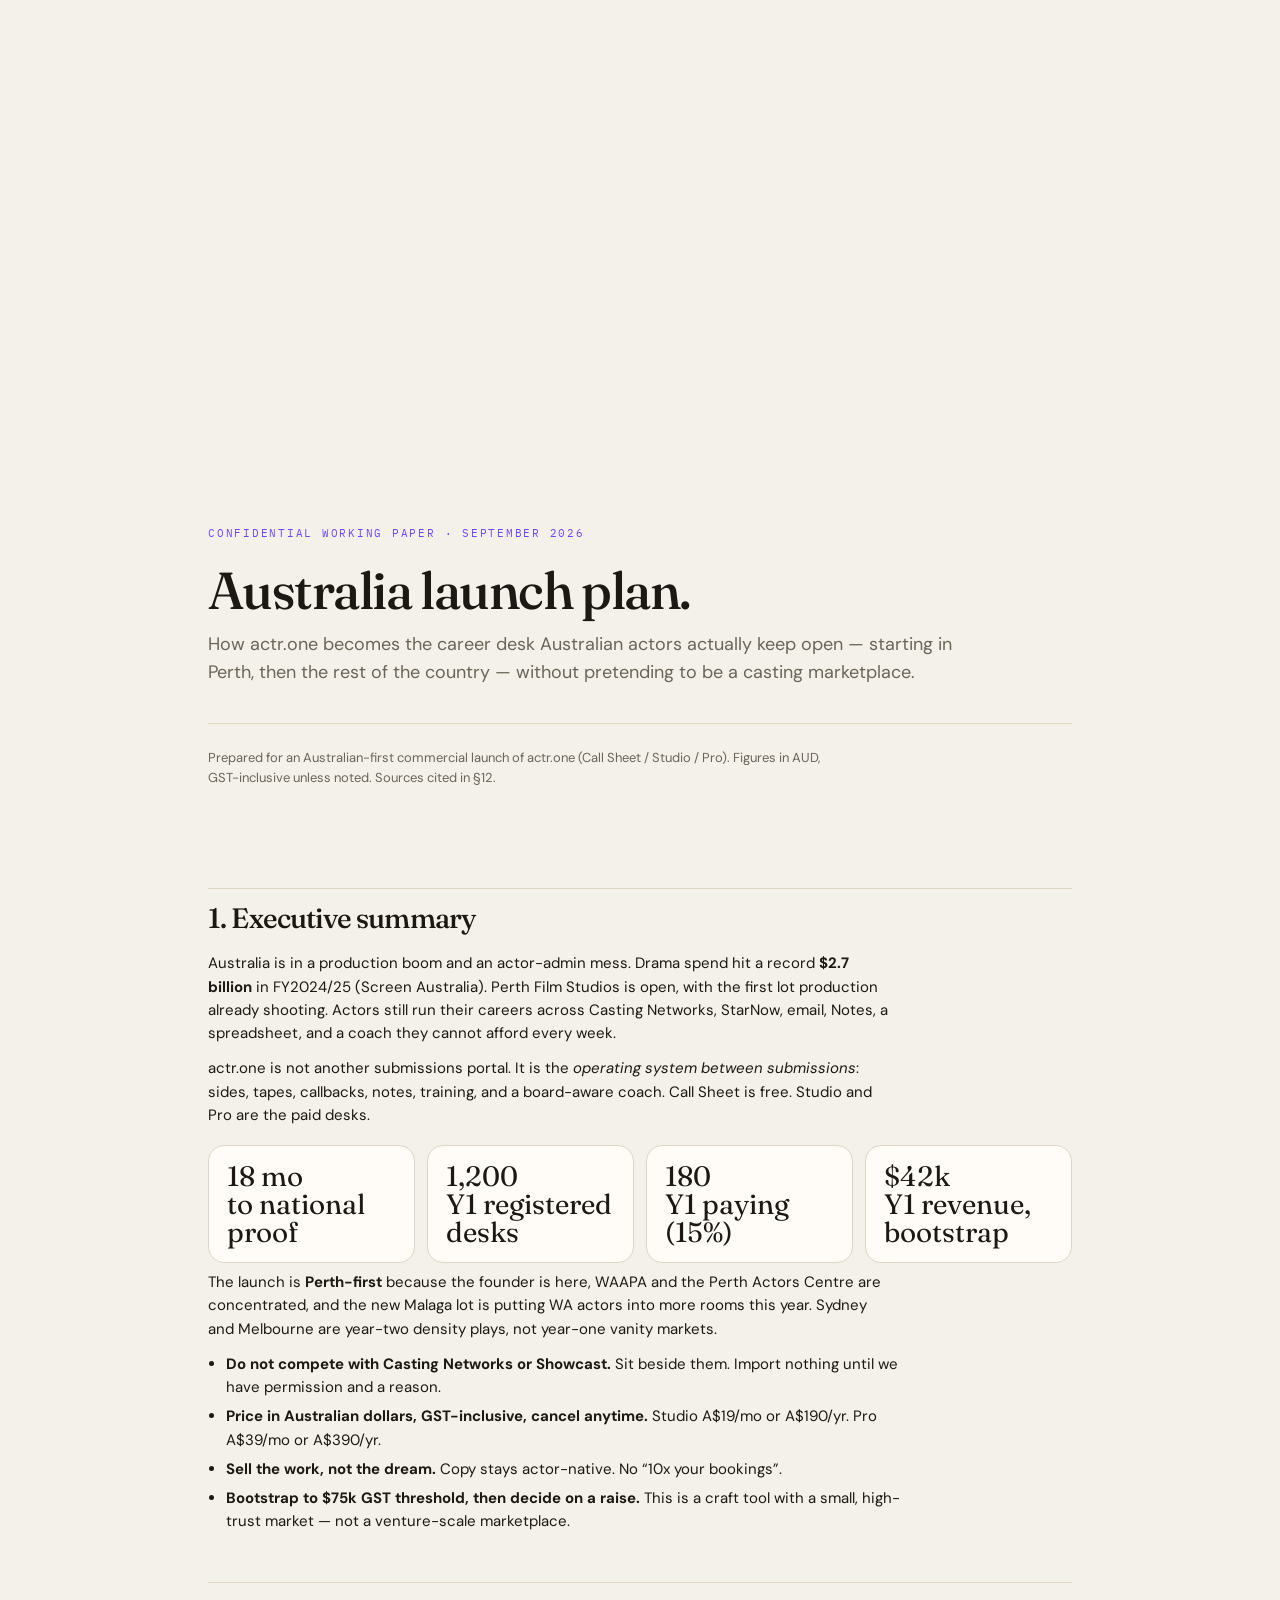
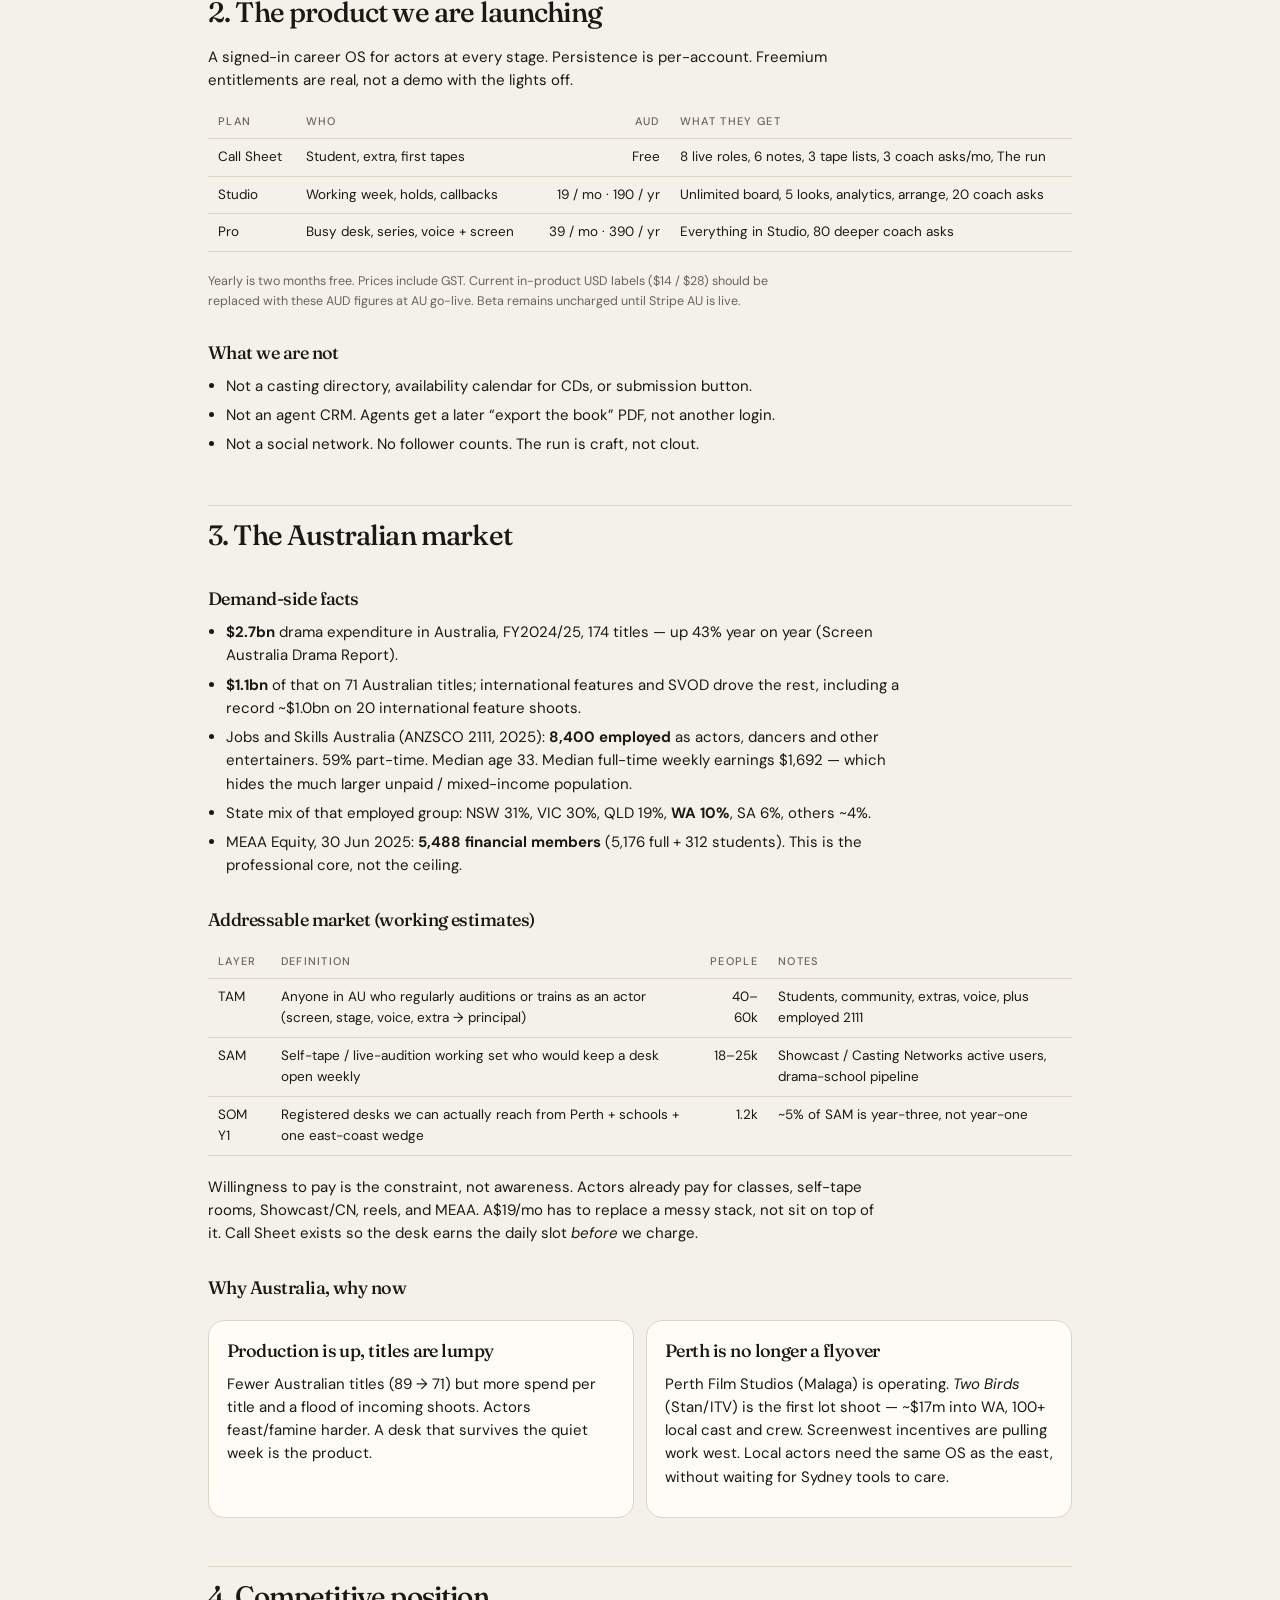
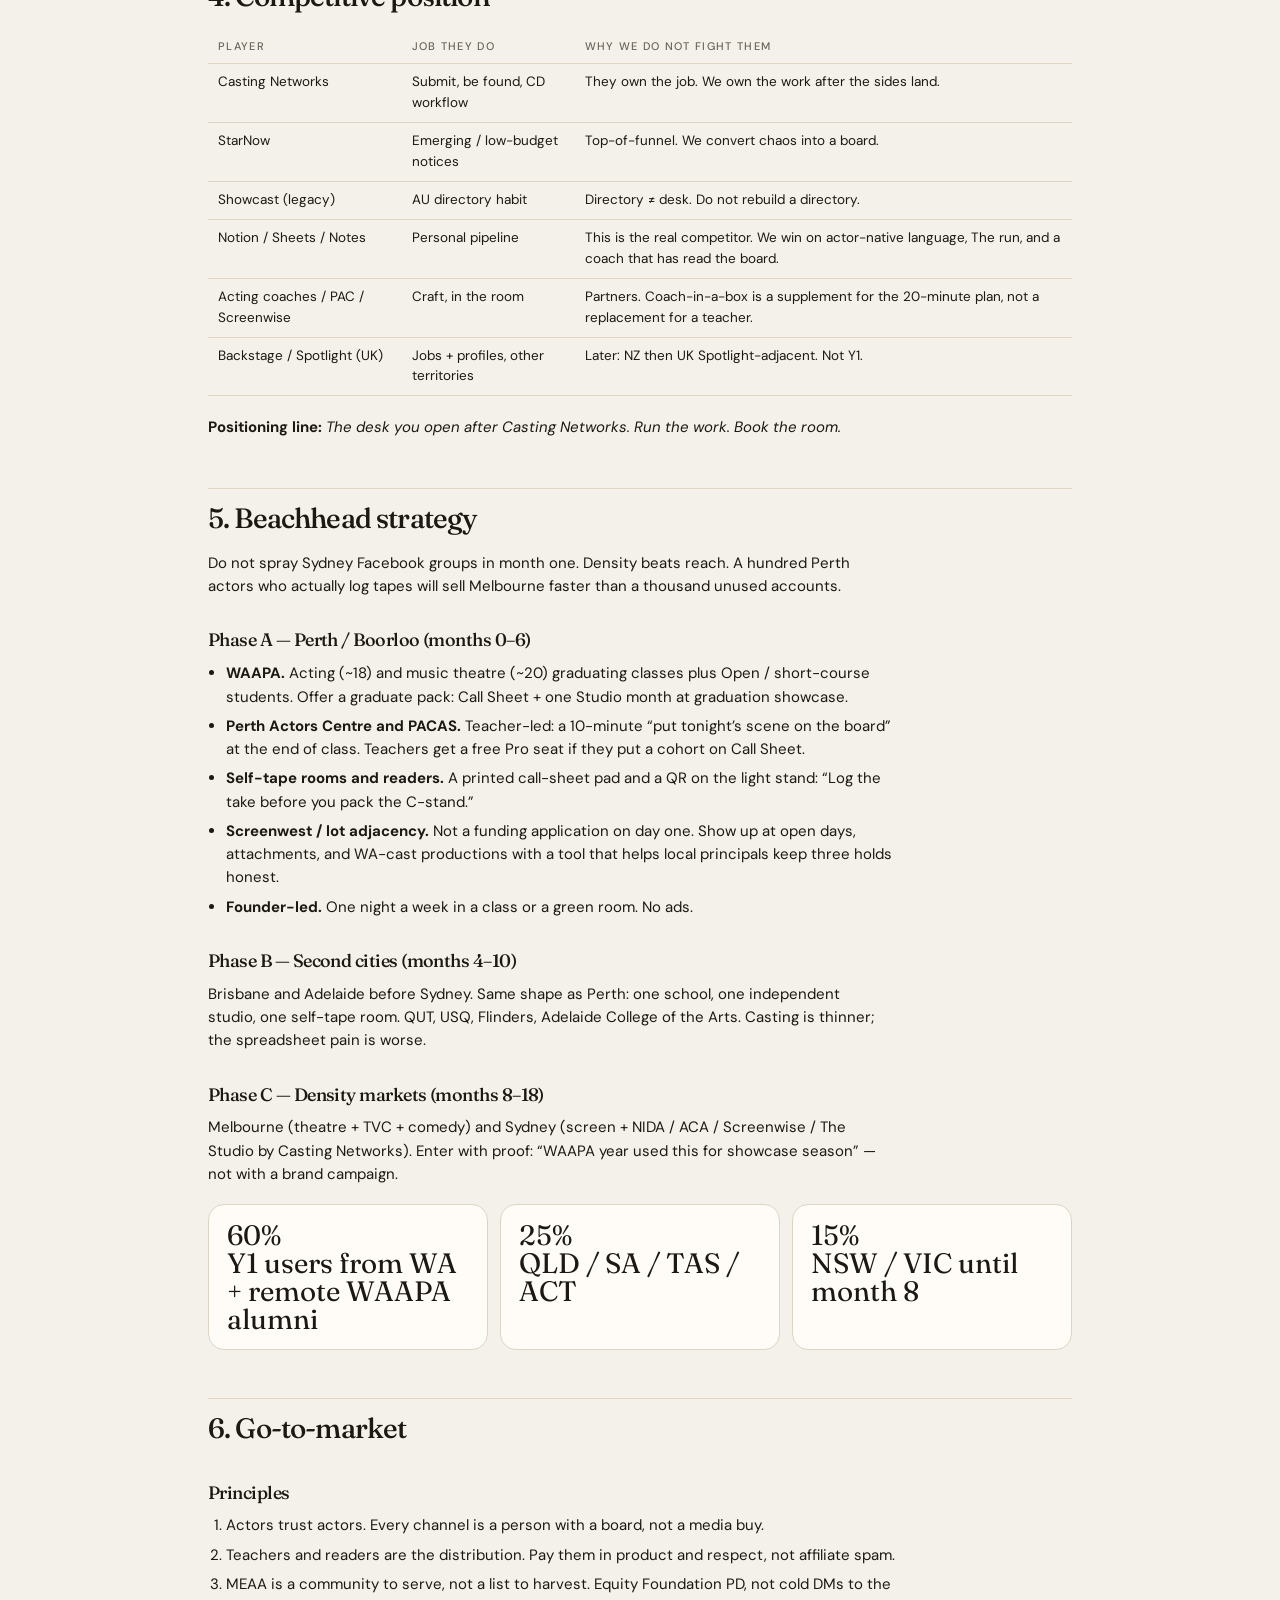
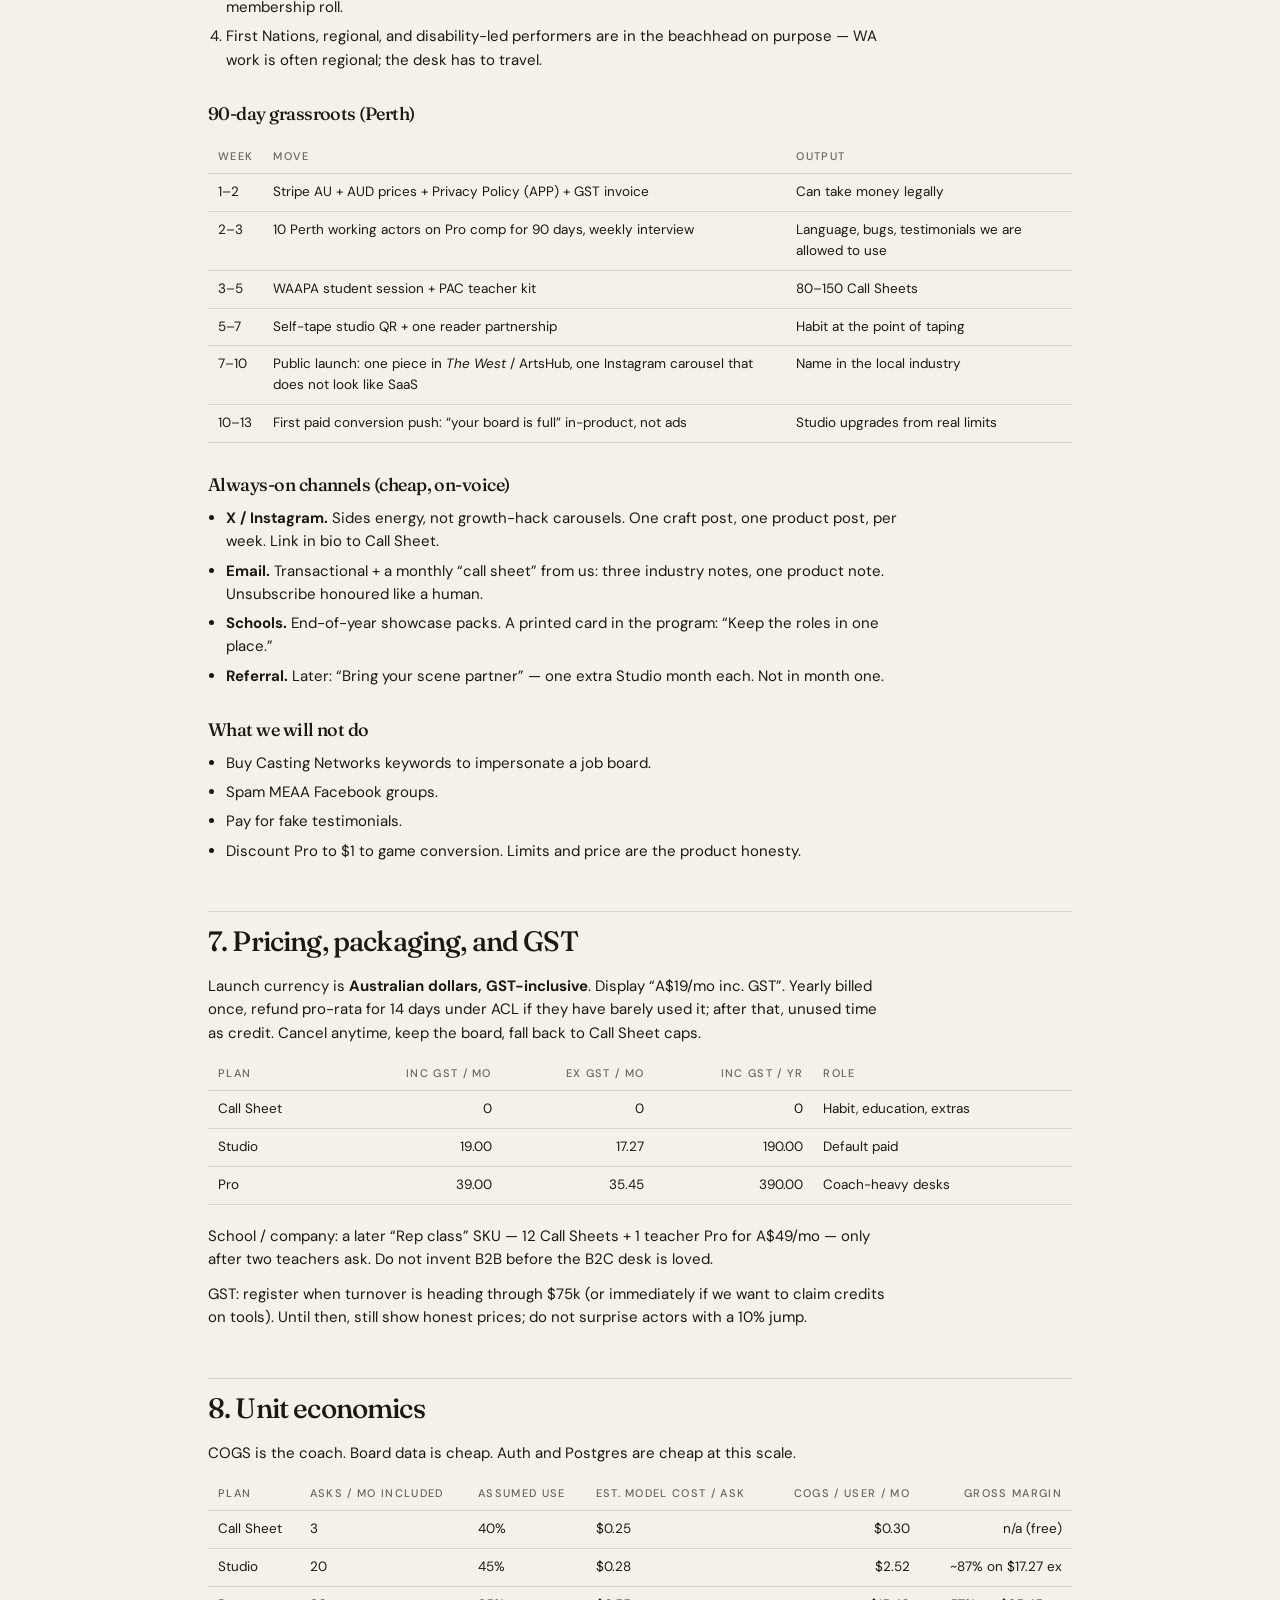
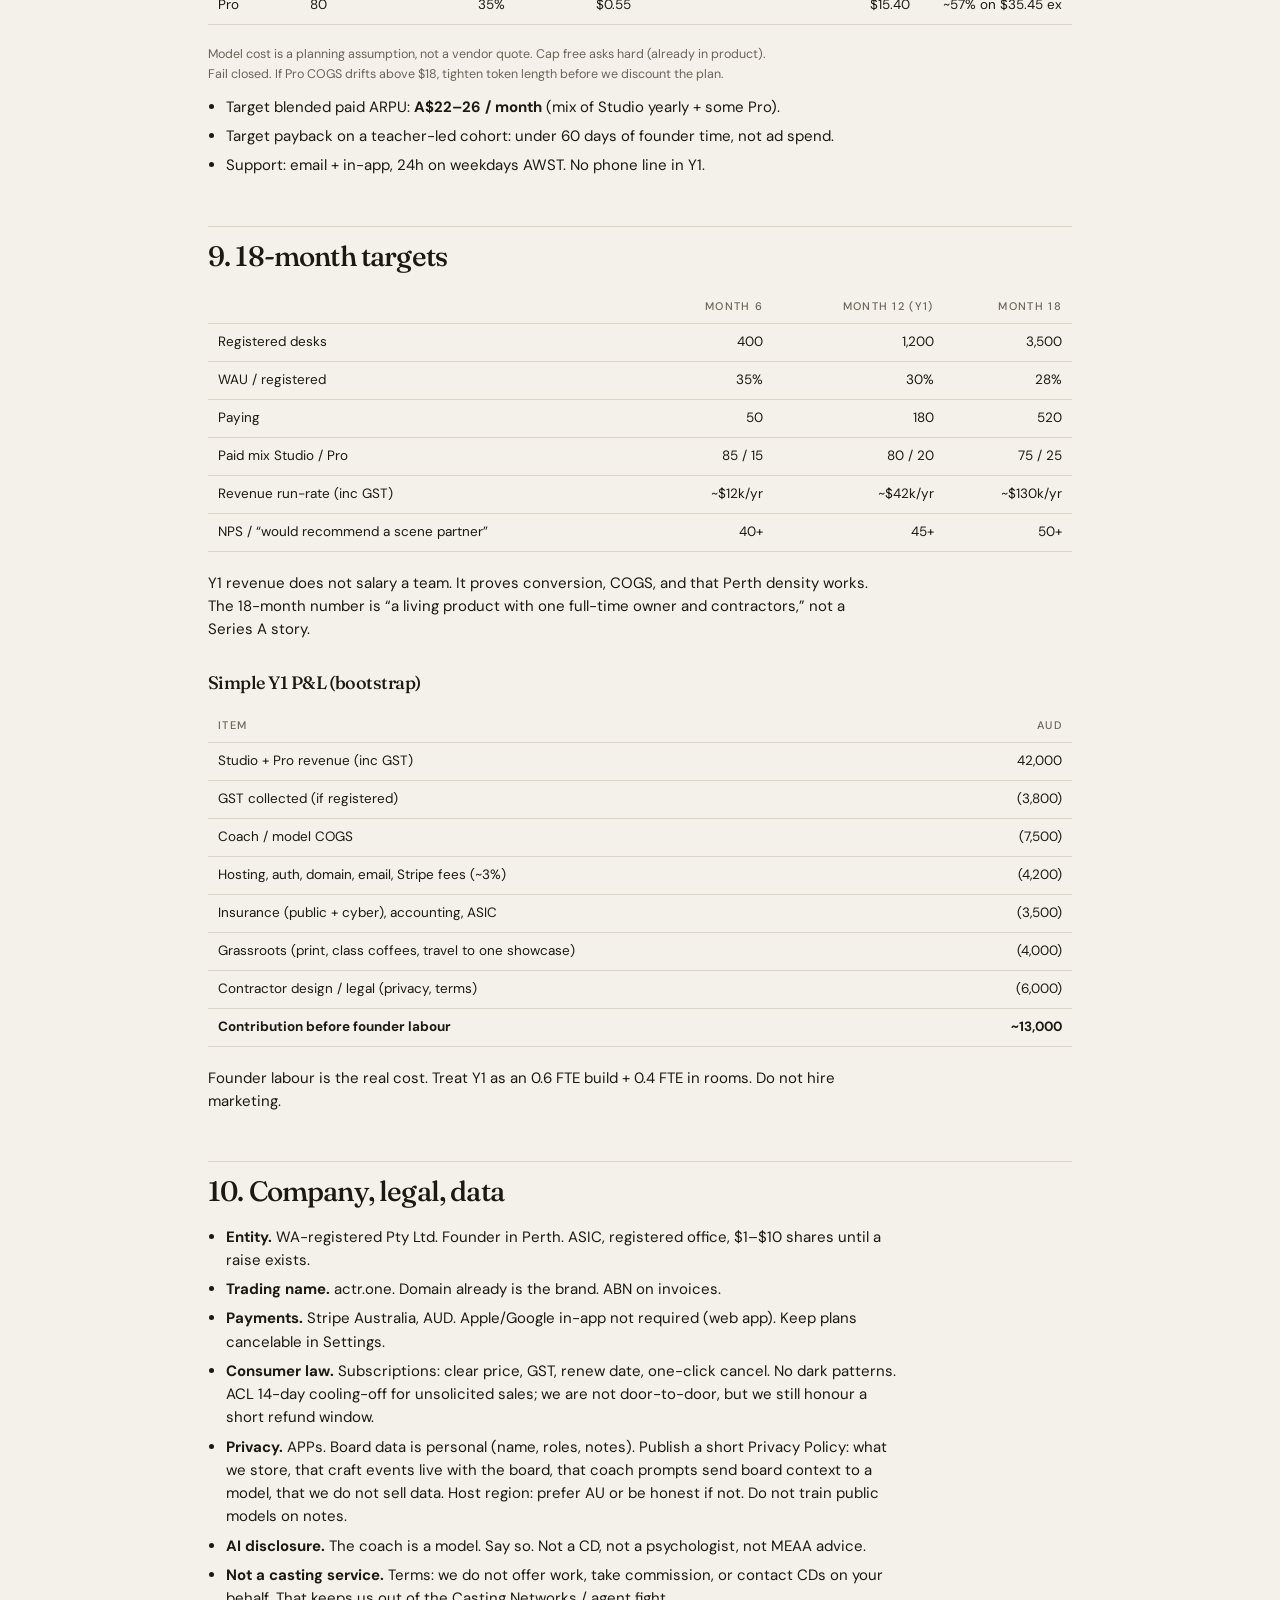
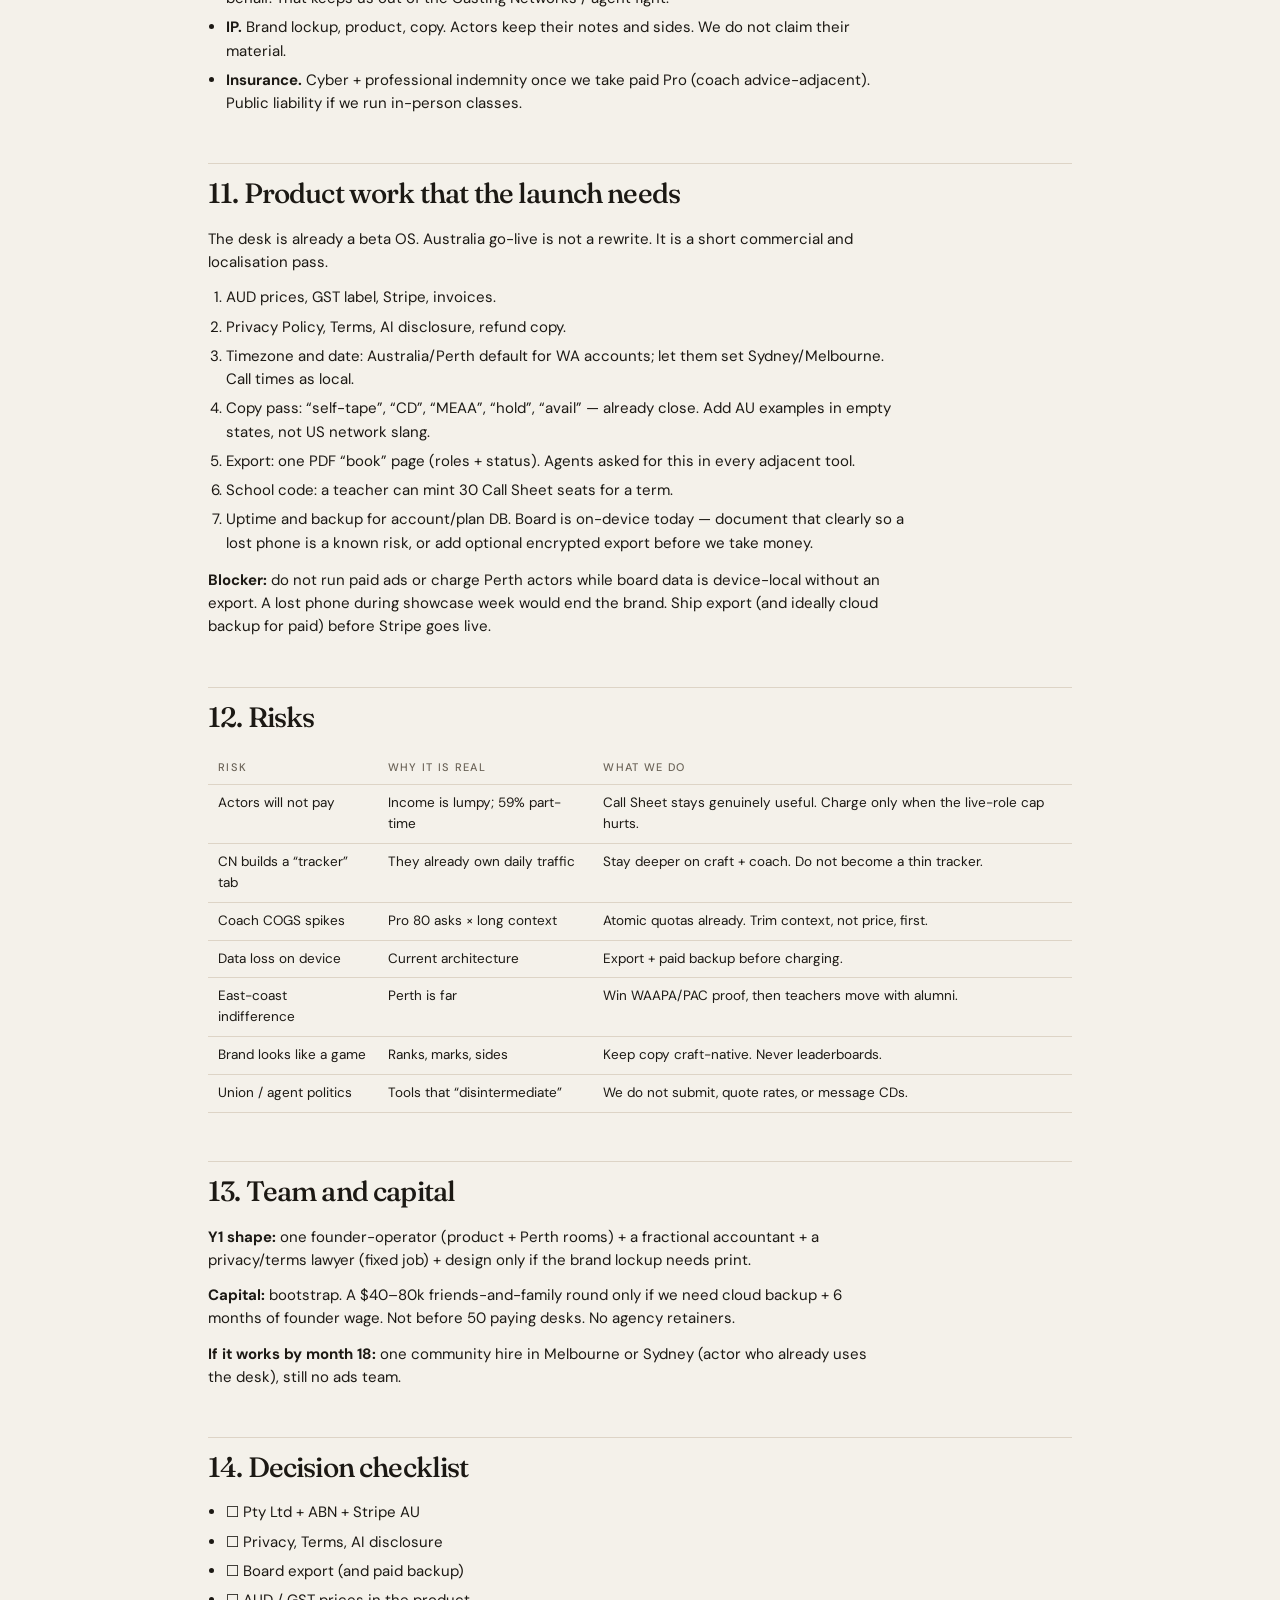
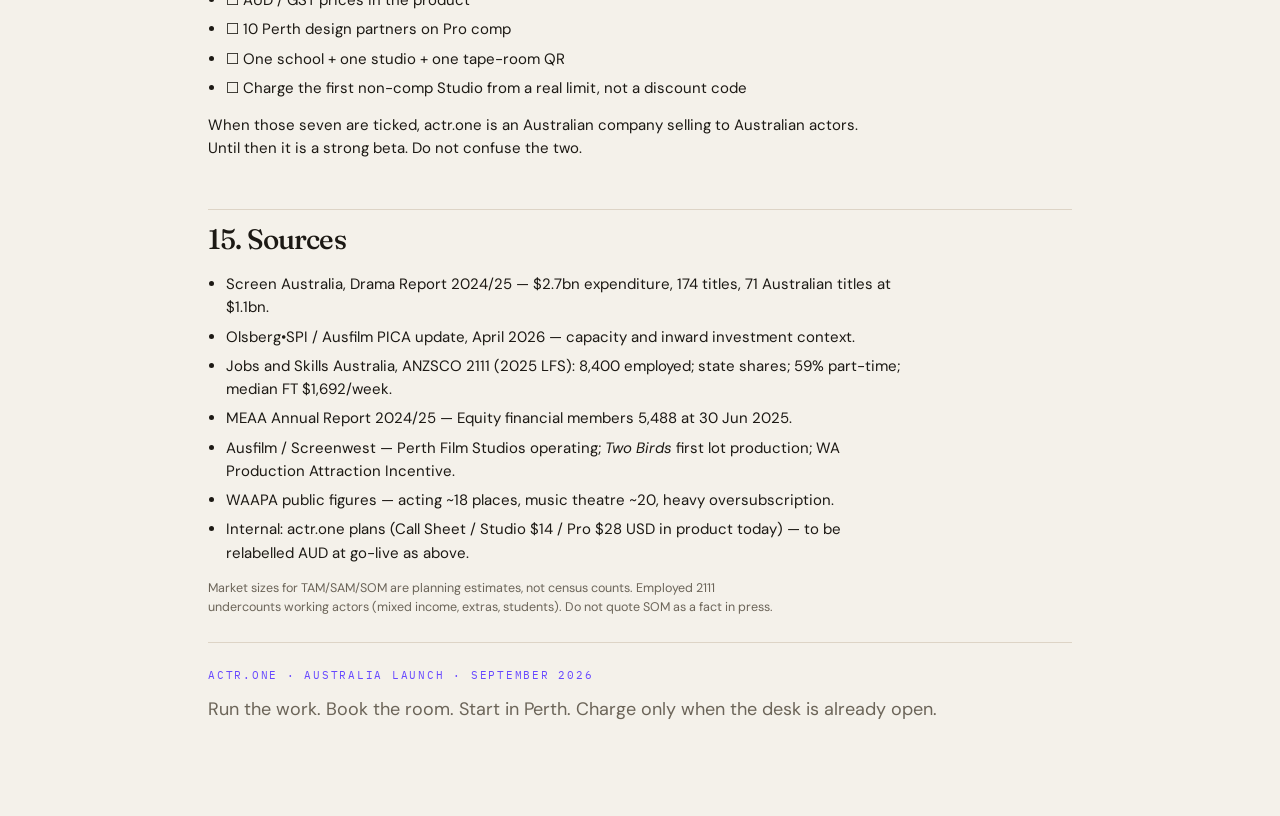
<file: artifacts/actr-one-australia-launch-plan.html>
<!DOCTYPE html>
<html lang="en-AU">
<head>
  <meta charset="utf-8" />
  <meta name="viewport" content="width=device-width, initial-scale=1" />
  <title>actr.one — Australia launch plan</title>
  <link rel="preconnect" href="https://fonts.googleapis.com" />
  <link rel="preconnect" href="https://fonts.gstatic.com" crossorigin />
  <link href="https://fonts.googleapis.com/css2?family=DM+Sans:ital,opsz,wght@0,9..40,400;0,9..40,500;0,9..40,600;1,9..40,400&family=Fraunces:opsz,wght@9..144,500;9..144,600&family=IBM+Plex+Mono:wght@400;500&display=swap" rel="stylesheet" />
  <style>
    :root {
      --bg: #f4f1ea;
      --fg: #1c1914;
      --card: #fffcf7;
      --muted: #e7e1d6;
      --muted-fg: #6b6458;
      --accent: #6748ff;
      --accent-fg: #ffffff;
      --border: #ddd4c6;
      --ok: #2f6b4f;
    }
    * { box-sizing: border-box; }
    html, body { margin: 0; background: var(--bg); color: var(--fg); }
    body {
      font-family: "DM Sans", "Segoe UI", system-ui, sans-serif;
      font-size: 15px;
      line-height: 1.55;
    }
    .page { max-width: 920px; margin: 0 auto; padding: 48px 28px 80px; }
    h1, h2, h3, .display { font-family: "Fraunces", "Times New Roman", serif; font-weight: 500; letter-spacing: -0.03em; }
    h1 { font-size: 52px; line-height: 0.95; margin: 12px 0 16px; }
    h2 { font-size: 28px; margin: 48px 0 12px; padding-top: 8px; border-top: 1px solid var(--border); }
    h3 { font-size: 18px; margin: 28px 0 8px; }
    p { margin: 0 0 12px; max-width: 68ch; }
    .lede { font-size: 18px; color: var(--muted-fg); max-width: 62ch; }
    .kicker {
      font-family: "IBM Plex Mono", ui-monospace, monospace;
      font-size: 11px; letter-spacing: 0.16em; text-transform: uppercase; color: var(--accent);
    }
    .meta { color: var(--muted-fg); font-size: 13px; }
    .grid { display: grid; gap: 12px; margin: 18px 0 8px; }
    .g2 { grid-template-columns: 1fr 1fr; }
    .g3 { grid-template-columns: 1fr 1fr 1fr; }
    .g4 { grid-template-columns: 1fr 1fr 1fr 1fr; }
    .card {
      background: var(--card); border: 1px solid var(--border); border-radius: 16px; padding: 16px 18px;
    }
    .card h3 { margin-top: 0; }
    .num { font-family: "Fraunces", serif; font-size: 28px; line-height: 1; }
    .num small { display: block; font-family: "DM Sans", sans-serif; font-size: 12px; color: var(--muted-fg); margin-top: 6px; letter-spacing: 0; }
    table { width: 100%; border-collapse: collapse; font-size: 13.5px; margin: 12px 0 20px; }
    th, td { text-align: left; padding: 8px 10px; border-bottom: 1px solid var(--border); vertical-align: top; }
    th { font-size: 11px; letter-spacing: 0.12em; text-transform: uppercase; color: var(--muted-fg); font-weight: 500; }
    td.r, th.r { text-align: right; font-variant-numeric: tabular-nums; }
    ul, ol { margin: 0 0 14px; padding-left: 1.2em; max-width: 70ch; }
    li { margin: 0 0 6px; }
    .note { font-size: 12.5px; color: var(--muted-fg); max-width: 72ch; }
    .tag {
      display: inline-block; font-family: "IBM Plex Mono", monospace; font-size: 11px;
      letter-spacing: 0.08em; text-transform: uppercase; border: 1px solid var(--border);
      border-radius: 999px; padding: 3px 9px; color: var(--muted-fg);
    }
    .cover {
      min-height: 88vh; display: flex; flex-direction: column; justify-content: flex-end;
      padding: 24px 0 40px;
    }
    .rule { height: 1px; background: var(--border); margin: 24px 0; }
    a { color: var(--accent); }
    @media (max-width: 760px) {
      h1 { font-size: 36px; }
      .g2, .g3, .g4 { grid-template-columns: 1fr 1fr; }
      .cover { min-height: auto; }
    }
    @media print {
      body { background: white; }
      .page { padding: 0; max-width: none; }
      .cover { min-height: 100vh; page-break-after: always; }
      h2 { break-before: page; }
      h2:first-of-type { break-before: avoid; }
      .card, tr { break-inside: avoid; }
    }
  </style>
</head>
<body>
  <article class="page">
    <header class="cover">
      <p class="kicker">Confidential working paper · September 2026</p>
      <h1>Australia launch plan.</h1>
      <p class="lede">How actr.one becomes the career desk Australian actors actually keep open — starting in Perth, then the rest of the country — without pretending to be a casting marketplace.</p>
      <div class="rule"></div>
      <p class="meta">Prepared for an Australian-first commercial launch of actr.one (Call Sheet / Studio / Pro). Figures in AUD, GST-inclusive unless noted. Sources cited in §12.</p>
    </header>

    <h2>1. Executive summary</h2>
    <p>Australia is in a production boom and an actor-admin mess. Drama spend hit a record <strong>$2.7 billion</strong> in FY2024/25 (Screen Australia). Perth Film Studios is open, with the first lot production already shooting. Actors still run their careers across Casting Networks, StarNow, email, Notes, a spreadsheet, and a coach they cannot afford every week.</p>
    <p>actr.one is not another submissions portal. It is the <em>operating system between submissions</em>: sides, tapes, callbacks, notes, training, and a board-aware coach. Call Sheet is free. Studio and Pro are the paid desks.</p>
    <div class="grid g4">
      <div class="card"><div class="num">18 mo<div class="small">to national proof</div></div></div>
      <div class="card"><div class="num">1,200<div class="small">Y1 registered desks</div></div></div>
      <div class="card"><div class="num">180<div class="small">Y1 paying (15%)</div></div></div>
      <div class="card"><div class="num">$42k<div class="small">Y1 revenue, bootstrap</div></div></div>
    </div>
    <p>The launch is <strong>Perth-first</strong> because the founder is here, WAAPA and the Perth Actors Centre are concentrated, and the new Malaga lot is putting WA actors into more rooms this year. Sydney and Melbourne are year-two density plays, not year-one vanity markets.</p>
    <ul>
      <li><strong>Do not compete with Casting Networks or Showcast.</strong> Sit beside them. Import nothing until we have permission and a reason.</li>
      <li><strong>Price in Australian dollars, GST-inclusive, cancel anytime.</strong> Studio A$19/mo or A$190/yr. Pro A$39/mo or A$390/yr.</li>
      <li><strong>Sell the work, not the dream.</strong> Copy stays actor-native. No “10x your bookings”.</li>
      <li><strong>Bootstrap to $75k GST threshold, then decide on a raise.</strong> This is a craft tool with a small, high-trust market — not a venture-scale marketplace.</li>
    </ul>

    <h2>2. The product we are launching</h2>
    <p>A signed-in career OS for actors at every stage. Persistence is per-account. Freemium entitlements are real, not a demo with the lights off.</p>
    <table>
      <thead><tr><th>Plan</th><th>Who</th><th class="r">AUD</th><th>What they get</th></tr></thead>
      <tbody>
        <tr><td>Call Sheet</td><td>Student, extra, first tapes</td><td class="r">Free</td><td>8 live roles, 6 notes, 3 tape lists, 3 coach asks/mo, The run</td></tr>
        <tr><td>Studio</td><td>Working week, holds, callbacks</td><td class="r">19 / mo · 190 / yr</td><td>Unlimited board, 5 looks, analytics, arrange, 20 coach asks</td></tr>
        <tr><td>Pro</td><td>Busy desk, series, voice + screen</td><td class="r">39 / mo · 390 / yr</td><td>Everything in Studio, 80 deeper coach asks</td></tr>
      </tbody>
    </table>
    <p class="note">Yearly is two months free. Prices include GST. Current in-product USD labels ($14 / $28) should be replaced with these AUD figures at AU go-live. Beta remains uncharged until Stripe AU is live.</p>
    <h3>What we are not</h3>
    <ul>
      <li>Not a casting directory, availability calendar for CDs, or submission button.</li>
      <li>Not an agent CRM. Agents get a later “export the book” PDF, not another login.</li>
      <li>Not a social network. No follower counts. The run is craft, not clout.</li>
    </ul>

    <h2>3. The Australian market</h2>
    <h3>Demand-side facts</h3>
    <ul>
      <li><strong>$2.7bn</strong> drama expenditure in Australia, FY2024/25, 174 titles — up 43% year on year (Screen Australia Drama Report).</li>
      <li><strong>$1.1bn</strong> of that on 71 Australian titles; international features and SVOD drove the rest, including a record ~$1.0bn on 20 international feature shoots.</li>
      <li>Jobs and Skills Australia (ANZSCO 2111, 2025): <strong>8,400 employed</strong> as actors, dancers and other entertainers. 59% part-time. Median age 33. Median full-time weekly earnings $1,692 — which hides the much larger unpaid / mixed-income population.</li>
      <li>State mix of that employed group: NSW 31%, VIC 30%, QLD 19%, <strong>WA 10%</strong>, SA 6%, others ~4%.</li>
      <li>MEAA Equity, 30 Jun 2025: <strong>5,488 financial members</strong> (5,176 full + 312 students). This is the professional core, not the ceiling.</li>
    </ul>
    <h3>Addressable market (working estimates)</h3>
    <table>
      <thead><tr><th>Layer</th><th>Definition</th><th class="r">People</th><th>Notes</th></tr></thead>
      <tbody>
        <tr><td>TAM</td><td>Anyone in AU who regularly auditions or trains as an actor (screen, stage, voice, extra → principal)</td><td class="r">40–60k</td><td>Students, community, extras, voice, plus employed 2111</td></tr>
        <tr><td>SAM</td><td>Self-tape / live-audition working set who would keep a desk open weekly</td><td class="r">18–25k</td><td>Showcast / Casting Networks active users, drama-school pipeline</td></tr>
        <tr><td>SOM Y1</td><td>Registered desks we can actually reach from Perth + schools + one east-coast wedge</td><td class="r">1.2k</td><td>~5% of SAM is year-three, not year-one</td></tr>
      </tbody>
    </table>
    <p>Willingness to pay is the constraint, not awareness. Actors already pay for classes, self-tape rooms, Showcast/CN, reels, and MEAA. A$19/mo has to replace a messy stack, not sit on top of it. Call Sheet exists so the desk earns the daily slot <em>before</em> we charge.</p>

    <h3>Why Australia, why now</h3>
    <div class="grid g2">
      <div class="card">
        <h3>Production is up, titles are lumpy</h3>
        <p>Fewer Australian titles (89 → 71) but more spend per title and a flood of incoming shoots. Actors feast/famine harder. A desk that survives the quiet week is the product.</p>
      </div>
      <div class="card">
        <h3>Perth is no longer a flyover</h3>
        <p>Perth Film Studios (Malaga) is operating. <em>Two Birds</em> (Stan/ITV) is the first lot shoot — ~$17m into WA, 100+ local cast and crew. Screenwest incentives are pulling work west. Local actors need the same OS as the east, without waiting for Sydney tools to care.</p>
      </div>
    </div>

    <h2>4. Competitive position</h2>
    <table>
      <thead><tr><th>Player</th><th>Job they do</th><th>Why we do not fight them</th></tr></thead>
      <tbody>
        <tr><td>Casting Networks</td><td>Submit, be found, CD workflow</td><td>They own the job. We own the work after the sides land.</td></tr>
        <tr><td>StarNow</td><td>Emerging / low-budget notices</td><td>Top-of-funnel. We convert chaos into a board.</td></tr>
        <tr><td>Showcast (legacy)</td><td>AU directory habit</td><td>Directory ≠ desk. Do not rebuild a directory.</td></tr>
        <tr><td>Notion / Sheets / Notes</td><td>Personal pipeline</td><td>This is the real competitor. We win on actor-native language, The run, and a coach that has read the board.</td></tr>
        <tr><td>Acting coaches / PAC / Screenwise</td><td>Craft, in the room</td><td>Partners. Coach-in-a-box is a supplement for the 20-minute plan, not a replacement for a teacher.</td></tr>
        <tr><td>Backstage / Spotlight (UK)</td><td>Jobs + profiles, other territories</td><td>Later: NZ then UK Spotlight-adjacent. Not Y1.</td></tr>
      </tbody>
    </table>
    <p><strong>Positioning line:</strong> <em>The desk you open after Casting Networks. Run the work. Book the room.</em></p>

    <h2>5. Beachhead strategy</h2>
    <p>Do not spray Sydney Facebook groups in month one. Density beats reach. A hundred Perth actors who actually log tapes will sell Melbourne faster than a thousand unused accounts.</p>
    <h3>Phase A — Perth / Boorloo (months 0–6)</h3>
    <ul>
      <li><strong>WAAPA.</strong> Acting (~18) and music theatre (~20) graduating classes plus Open / short-course students. Offer a graduate pack: Call Sheet + one Studio month at graduation showcase.</li>
      <li><strong>Perth Actors Centre and PACAS.</strong> Teacher-led: a 10-minute “put tonight’s scene on the board” at the end of class. Teachers get a free Pro seat if they put a cohort on Call Sheet.</li>
      <li><strong>Self-tape rooms and readers.</strong> A printed call-sheet pad and a QR on the light stand: “Log the take before you pack the C-stand.”</li>
      <li><strong>Screenwest / lot adjacency.</strong> Not a funding application on day one. Show up at open days, attachments, and WA-cast productions with a tool that helps local principals keep three holds honest.</li>
      <li><strong>Founder-led.</strong> One night a week in a class or a green room. No ads.</li>
    </ul>
    <h3>Phase B — Second cities (months 4–10)</h3>
    <p>Brisbane and Adelaide before Sydney. Same shape as Perth: one school, one independent studio, one self-tape room. QUT, USQ, Flinders, Adelaide College of the Arts. Casting is thinner; the spreadsheet pain is worse.</p>
    <h3>Phase C — Density markets (months 8–18)</h3>
    <p>Melbourne (theatre + TVC + comedy) and Sydney (screen + NIDA / ACA / Screenwise / The Studio by Casting Networks). Enter with proof: “WAAPA year used this for showcase season” — not with a brand campaign.</p>
    <div class="grid g3">
      <div class="card"><div class="num">60%<div class="small">Y1 users from WA + remote WAAPA alumni</div></div></div>
      <div class="card"><div class="num">25%<div class="small">QLD / SA / TAS / ACT</div></div></div>
      <div class="card"><div class="num">15%<div class="small">NSW / VIC until month 8</div></div></div>
    </div>

    <h2>6. Go-to-market</h2>
    <h3>Principles</h3>
    <ol>
      <li>Actors trust actors. Every channel is a person with a board, not a media buy.</li>
      <li>Teachers and readers are the distribution. Pay them in product and respect, not affiliate spam.</li>
      <li>MEAA is a community to serve, not a list to harvest. Equity Foundation PD, not cold DMs to the membership roll.</li>
      <li>First Nations, regional, and disability-led performers are in the beachhead on purpose — WA work is often regional; the desk has to travel.</li>
    </ol>
    <h3>90-day grassroots (Perth)</h3>
    <table>
      <thead><tr><th>Week</th><th>Move</th><th>Output</th></tr></thead>
      <tbody>
        <tr><td>1–2</td><td>Stripe AU + AUD prices + Privacy Policy (APP) + GST invoice</td><td>Can take money legally</td></tr>
        <tr><td>2–3</td><td>10 Perth working actors on Pro comp for 90 days, weekly interview</td><td>Language, bugs, testimonials we are allowed to use</td></tr>
        <tr><td>3–5</td><td>WAAPA student session + PAC teacher kit</td><td>80–150 Call Sheets</td></tr>
        <tr><td>5–7</td><td>Self-tape studio QR + one reader partnership</td><td>Habit at the point of taping</td></tr>
        <tr><td>7–10</td><td>Public launch: one piece in <em>The West</em> / ArtsHub, one Instagram carousel that does not look like SaaS</td><td>Name in the local industry</td></tr>
        <tr><td>10–13</td><td>First paid conversion push: “your board is full” in-product, not ads</td><td>Studio upgrades from real limits</td></tr>
      </tbody>
    </table>
    <h3>Always-on channels (cheap, on-voice)</h3>
    <ul>
      <li><strong>X / Instagram.</strong> Sides energy, not growth-hack carousels. One craft post, one product post, per week. Link in bio to Call Sheet.</li>
      <li><strong>Email.</strong> Transactional + a monthly “call sheet” from us: three industry notes, one product note. Unsubscribe honoured like a human.</li>
      <li><strong>Schools.</strong> End-of-year showcase packs. A printed card in the program: “Keep the roles in one place.”</li>
      <li><strong>Referral.</strong> Later: “Bring your scene partner” — one extra Studio month each. Not in month one.</li>
    </ul>
    <h3>What we will not do</h3>
    <ul>
      <li>Buy Casting Networks keywords to impersonate a job board.</li>
      <li>Spam MEAA Facebook groups.</li>
      <li>Pay for fake testimonials.</li>
      <li>Discount Pro to $1 to game conversion. Limits and price are the product honesty.</li>
    </ul>

    <h2>7. Pricing, packaging, and GST</h2>
    <p>Launch currency is <strong>Australian dollars, GST-inclusive</strong>. Display “A$19/mo inc. GST”. Yearly billed once, refund pro-rata for 14 days under ACL if they have barely used it; after that, unused time as credit. Cancel anytime, keep the board, fall back to Call Sheet caps.</p>
    <table>
      <thead><tr><th>Plan</th><th class="r">Inc GST / mo</th><th class="r">Ex GST / mo</th><th class="r">Inc GST / yr</th><th>Role</th></tr></thead>
      <tbody>
        <tr><td>Call Sheet</td><td class="r">0</td><td class="r">0</td><td class="r">0</td><td>Habit, education, extras</td></tr>
        <tr><td>Studio</td><td class="r">19.00</td><td class="r">17.27</td><td class="r">190.00</td><td>Default paid</td></tr>
        <tr><td>Pro</td><td class="r">39.00</td><td class="r">35.45</td><td class="r">390.00</td><td>Coach-heavy desks</td></tr>
      </tbody>
    </table>
    <p>School / company: a later “Rep class” SKU — 12 Call Sheets + 1 teacher Pro for A$49/mo — only after two teachers ask. Do not invent B2B before the B2C desk is loved.</p>
    <p>GST: register when turnover is heading through $75k (or immediately if we want to claim credits on tools). Until then, still show honest prices; do not surprise actors with a 10% jump.</p>

    <h2>8. Unit economics</h2>
    <p>COGS is the coach. Board data is cheap. Auth and Postgres are cheap at this scale.</p>
    <table>
      <thead><tr><th>Plan</th><th>Asks / mo included</th><th>Assumed use</th><th>Est. model cost / ask</th><th class="r">COGS / user / mo</th><th class="r">Gross margin</th></tr></thead>
      <tbody>
        <tr><td>Call Sheet</td><td>3</td><td>40%</td><td>$0.25</td><td class="r">$0.30</td><td class="r">n/a (free)</td></tr>
        <tr><td>Studio</td><td>20</td><td>45%</td><td>$0.28</td><td class="r">$2.52</td><td class="r">~87% on $17.27 ex</td></tr>
        <tr><td>Pro</td><td>80</td><td>35%</td><td>$0.55</td><td class="r">$15.40</td><td class="r">~57% on $35.45 ex</td></tr>
      </tbody>
    </table>
    <p class="note">Model cost is a planning assumption, not a vendor quote. Cap free asks hard (already in product). Fail closed. If Pro COGS drifts above $18, tighten token length before we discount the plan.</p>
    <ul>
      <li>Target blended paid ARPU: <strong>A$22–26 / month</strong> (mix of Studio yearly + some Pro).</li>
      <li>Target payback on a teacher-led cohort: under 60 days of founder time, not ad spend.</li>
      <li>Support: email + in-app, 24h on weekdays AWST. No phone line in Y1.</li>
    </ul>

    <h2>9. 18-month targets</h2>
    <table>
      <thead>
        <tr>
          <th></th>
          <th class="r">Month 6</th>
          <th class="r">Month 12 (Y1)</th>
          <th class="r">Month 18</th>
        </tr>
      </thead>
      <tbody>
        <tr><td>Registered desks</td><td class="r">400</td><td class="r">1,200</td><td class="r">3,500</td></tr>
        <tr><td>WAU / registered</td><td class="r">35%</td><td class="r">30%</td><td class="r">28%</td></tr>
        <tr><td>Paying</td><td class="r">50</td><td class="r">180</td><td class="r">520</td></tr>
        <tr><td>Paid mix Studio / Pro</td><td class="r">85 / 15</td><td class="r">80 / 20</td><td class="r">75 / 25</td></tr>
        <tr><td>Revenue run-rate (inc GST)</td><td class="r">~$12k/yr</td><td class="r">~$42k/yr</td><td class="r">~$130k/yr</td></tr>
        <tr><td>NPS / “would recommend a scene partner”</td><td class="r">40+</td><td class="r">45+</td><td class="r">50+</td></tr>
      </tbody>
    </table>
    <p>Y1 revenue does not salary a team. It proves conversion, COGS, and that Perth density works. The 18-month number is “a living product with one full-time owner and contractors,” not a Series A story.</p>
    <h3>Simple Y1 P&L (bootstrap)</h3>
    <table>
      <thead><tr><th>Item</th><th class="r">AUD</th></tr></thead>
      <tbody>
        <tr><td>Studio + Pro revenue (inc GST)</td><td class="r">42,000</td></tr>
        <tr><td>GST collected (if registered)</td><td class="r">(3,800)</td></tr>
        <tr><td>Coach / model COGS</td><td class="r">(7,500)</td></tr>
        <tr><td>Hosting, auth, domain, email, Stripe fees (~3%)</td><td class="r">(4,200)</td></tr>
        <tr><td>Insurance (public + cyber), accounting, ASIC</td><td class="r">(3,500)</td></tr>
        <tr><td>Grassroots (print, class coffees, travel to one showcase)</td><td class="r">(4,000)</td></tr>
        <tr><td>Contractor design / legal (privacy, terms)</td><td class="r">(6,000)</td></tr>
        <tr><td><strong>Contribution before founder labour</strong></td><td class="r"><strong>~13,000</strong></td></tr>
      </tbody>
    </table>
    <p>Founder labour is the real cost. Treat Y1 as an 0.6 FTE build + 0.4 FTE in rooms. Do not hire marketing.</p>

    <h2>10. Company, legal, data</h2>
    <ul>
      <li><strong>Entity.</strong> WA-registered Pty Ltd. Founder in Perth. ASIC, registered office, $1–$10 shares until a raise exists.</li>
      <li><strong>Trading name.</strong> actr.one. Domain already is the brand. ABN on invoices.</li>
      <li><strong>Payments.</strong> Stripe Australia, AUD. Apple/Google in-app not required (web app). Keep plans cancelable in Settings.</li>
      <li><strong>Consumer law.</strong> Subscriptions: clear price, GST, renew date, one-click cancel. No dark patterns. ACL 14-day cooling-off for unsolicited sales; we are not door-to-door, but we still honour a short refund window.</li>
      <li><strong>Privacy.</strong> APPs. Board data is personal (name, roles, notes). Publish a short Privacy Policy: what we store, that craft events live with the board, that coach prompts send board context to a model, that we do not sell data. Host region: prefer AU or be honest if not. Do not train public models on notes.</li>
      <li><strong>AI disclosure.</strong> The coach is a model. Say so. Not a CD, not a psychologist, not MEAA advice.</li>
      <li><strong>Not a casting service.</strong> Terms: we do not offer work, take commission, or contact CDs on your behalf. That keeps us out of the Casting Networks / agent fight.</li>
      <li><strong>IP.</strong> Brand lockup, product, copy. Actors keep their notes and sides. We do not claim their material.</li>
      <li><strong>Insurance.</strong> Cyber + professional indemnity once we take paid Pro (coach advice-adjacent). Public liability if we run in-person classes.</li>
    </ul>

    <h2>11. Product work that the launch needs</h2>
    <p>The desk is already a beta OS. Australia go-live is not a rewrite. It is a short commercial and localisation pass.</p>
    <ol>
      <li>AUD prices, GST label, Stripe, invoices.</li>
      <li>Privacy Policy, Terms, AI disclosure, refund copy.</li>
      <li>Timezone and date: Australia/Perth default for WA accounts; let them set Sydney/Melbourne. Call times as local.</li>
      <li>Copy pass: “self-tape”, “CD”, “MEAA”, “hold”, “avail” — already close. Add AU examples in empty states, not US network slang.</li>
      <li>Export: one PDF “book” page (roles + status). Agents asked for this in every adjacent tool.</li>
      <li>School code: a teacher can mint 30 Call Sheet seats for a term.</li>
      <li>Uptime and backup for account/plan DB. Board is on-device today — document that clearly so a lost phone is a known risk, or add optional encrypted export before we take money.</li>
    </ol>
    <p><strong>Blocker:</strong> do not run paid ads or charge Perth actors while board data is device-local without an export. A lost phone during showcase week would end the brand. Ship export (and ideally cloud backup for paid) before Stripe goes live.</p>

    <h2>12. Risks</h2>
    <table>
      <thead><tr><th>Risk</th><th>Why it is real</th><th>What we do</th></tr></thead>
      <tbody>
        <tr><td>Actors will not pay</td><td>Income is lumpy; 59% part-time</td><td>Call Sheet stays genuinely useful. Charge only when the live-role cap hurts.</td></tr>
        <tr><td>CN builds a “tracker” tab</td><td>They already own daily traffic</td><td>Stay deeper on craft + coach. Do not become a thin tracker.</td></tr>
        <tr><td>Coach COGS spikes</td><td>Pro 80 asks × long context</td><td>Atomic quotas already. Trim context, not price, first.</td></tr>
        <tr><td>Data loss on device</td><td>Current architecture</td><td>Export + paid backup before charging.</td></tr>
        <tr><td>East-coast indifference</td><td>Perth is far</td><td>Win WAAPA/PAC proof, then teachers move with alumni.</td></tr>
        <tr><td>Brand looks like a game</td><td>Ranks, marks, sides</td><td>Keep copy craft-native. Never leaderboards.</td></tr>
        <tr><td>Union / agent politics</td><td>Tools that “disintermediate”</td><td>We do not submit, quote rates, or message CDs.</td></tr>
      </tbody>
    </table>

    <h2>13. Team and capital</h2>
    <p><strong>Y1 shape:</strong> one founder-operator (product + Perth rooms) + a fractional accountant + a privacy/terms lawyer (fixed job) + design only if the brand lockup needs print.</p>
    <p><strong>Capital:</strong> bootstrap. A $40–80k friends-and-family round only if we need cloud backup + 6 months of founder wage. Not before 50 paying desks. No agency retainers.</p>
    <p><strong>If it works by month 18:</strong> one community hire in Melbourne or Sydney (actor who already uses the desk), still no ads team.</p>

    <h2>14. Decision checklist</h2>
    <ul>
      <li>☐ Pty Ltd + ABN + Stripe AU</li>
      <li>☐ Privacy, Terms, AI disclosure</li>
      <li>☐ Board export (and paid backup)</li>
      <li>☐ AUD / GST prices in the product</li>
      <li>☐ 10 Perth design partners on Pro comp</li>
      <li>☐ One school + one studio + one tape-room QR</li>
      <li>☐ Charge the first non-comp Studio from a real limit, not a discount code</li>
    </ul>
    <p>When those seven are ticked, actr.one is an Australian company selling to Australian actors. Until then it is a strong beta. Do not confuse the two.</p>

    <h2>15. Sources</h2>
    <ul>
      <li>Screen Australia, Drama Report 2024/25 — $2.7bn expenditure, 174 titles, 71 Australian titles at $1.1bn.</li>
      <li>Olsberg•SPI / Ausfilm PICA update, April 2026 — capacity and inward investment context.</li>
      <li>Jobs and Skills Australia, ANZSCO 2111 (2025 LFS): 8,400 employed; state shares; 59% part-time; median FT $1,692/week.</li>
      <li>MEAA Annual Report 2024/25 — Equity financial members 5,488 at 30 Jun 2025.</li>
      <li>Ausfilm / Screenwest — Perth Film Studios operating; <em>Two Birds</em> first lot production; WA Production Attraction Incentive.</li>
      <li>WAAPA public figures — acting ~18 places, music theatre ~20, heavy oversubscription.</li>
      <li>Internal: actr.one plans (Call Sheet / Studio $14 / Pro $28 USD in product today) — to be relabelled AUD at go-live as above.</li>
    </ul>
    <p class="note">Market sizes for TAM/SAM/SOM are planning estimates, not census counts. Employed 2111 undercounts working actors (mixed income, extras, students). Do not quote SOM as a fact in press.</p>

    <div class="rule"></div>
    <p class="kicker">actr.one · Australia launch · September 2026</p>
    <p class="lede">Run the work. Book the room. Start in Perth. Charge only when the desk is already open.</p>
  </article>
</body>
</html>
</file>
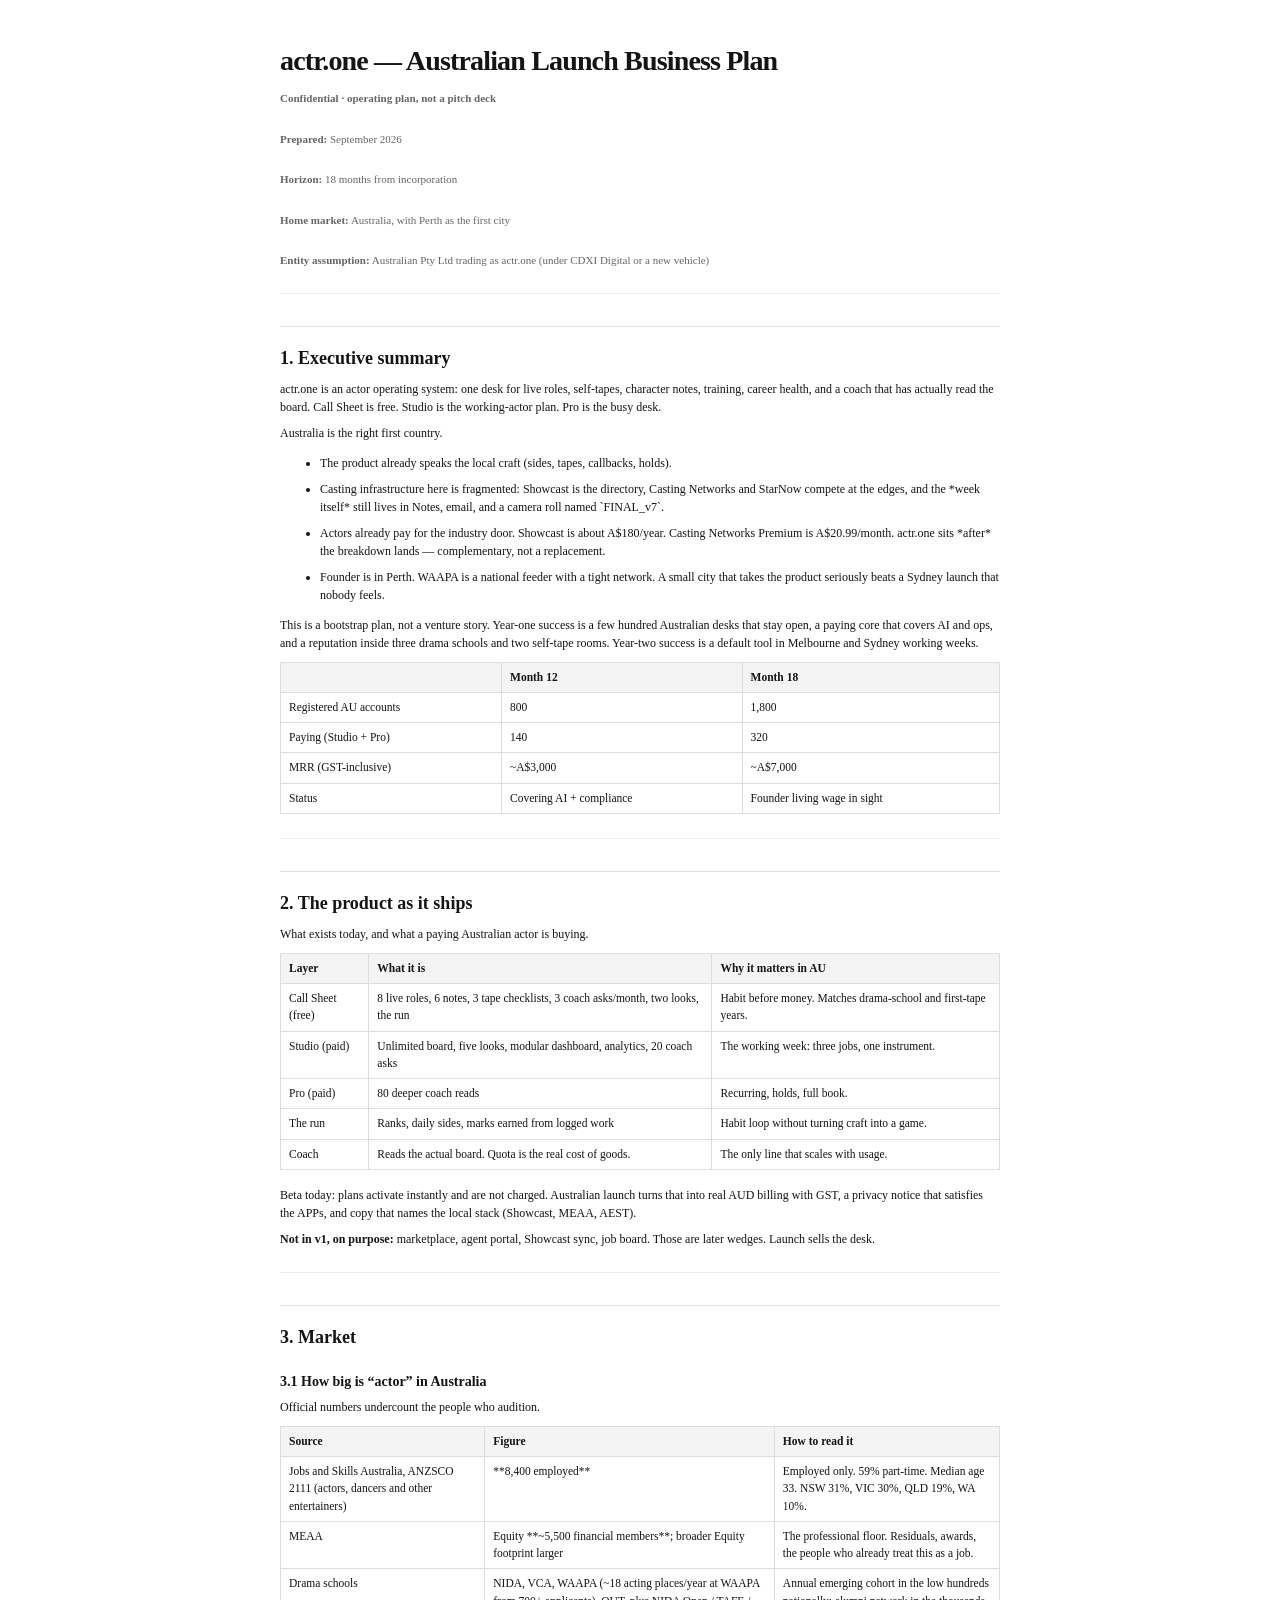
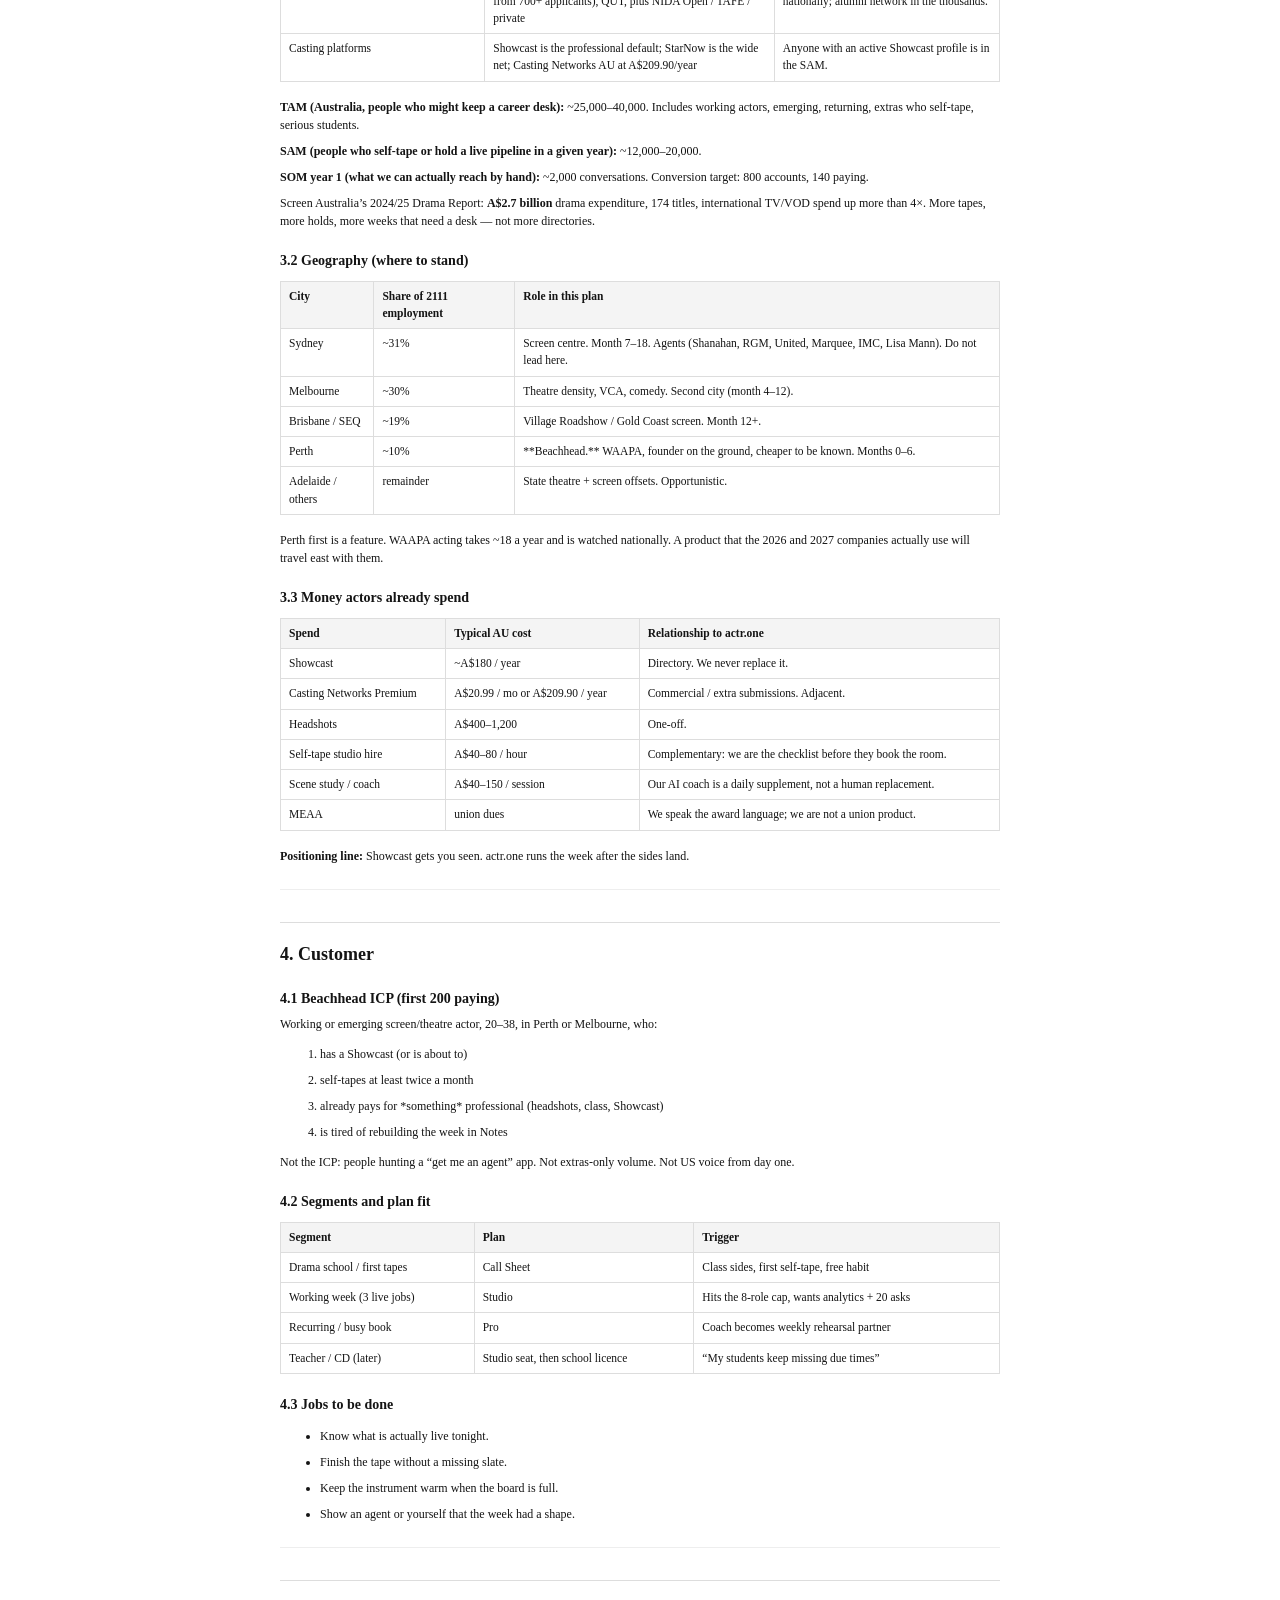
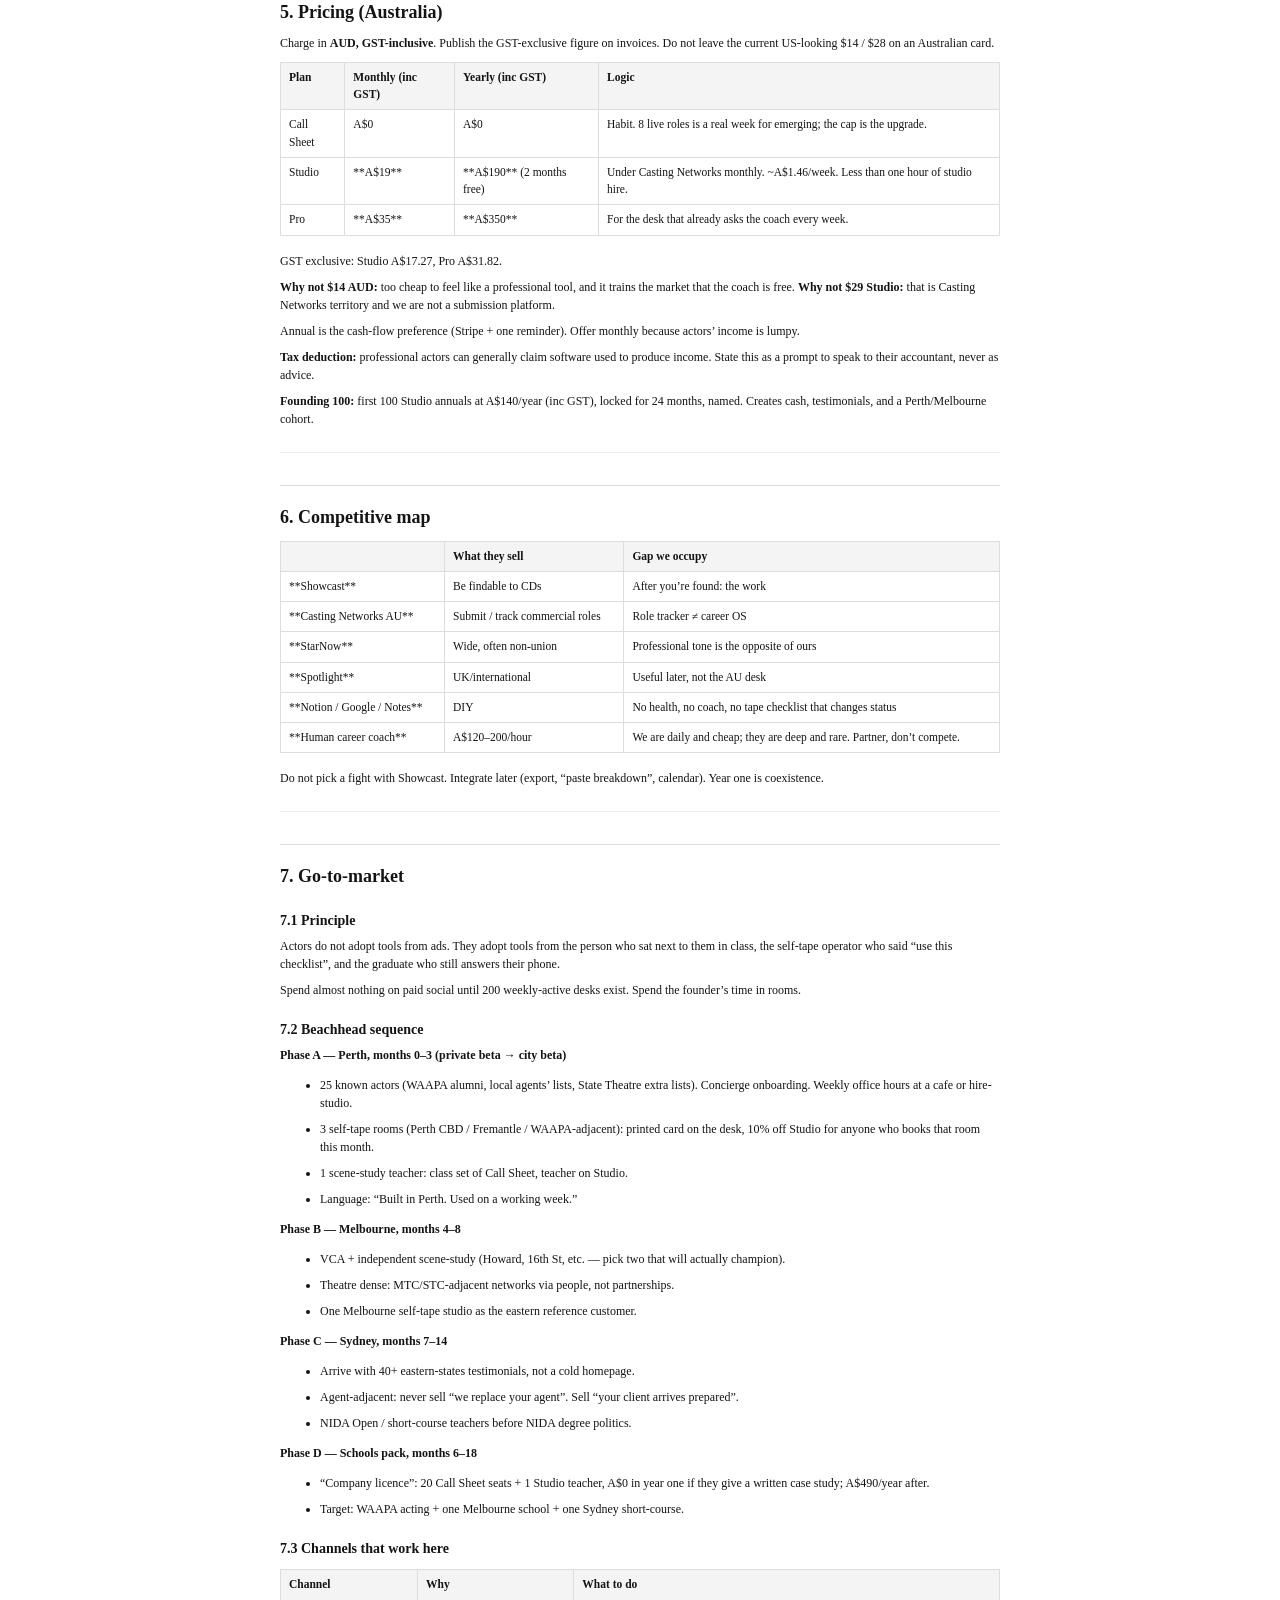
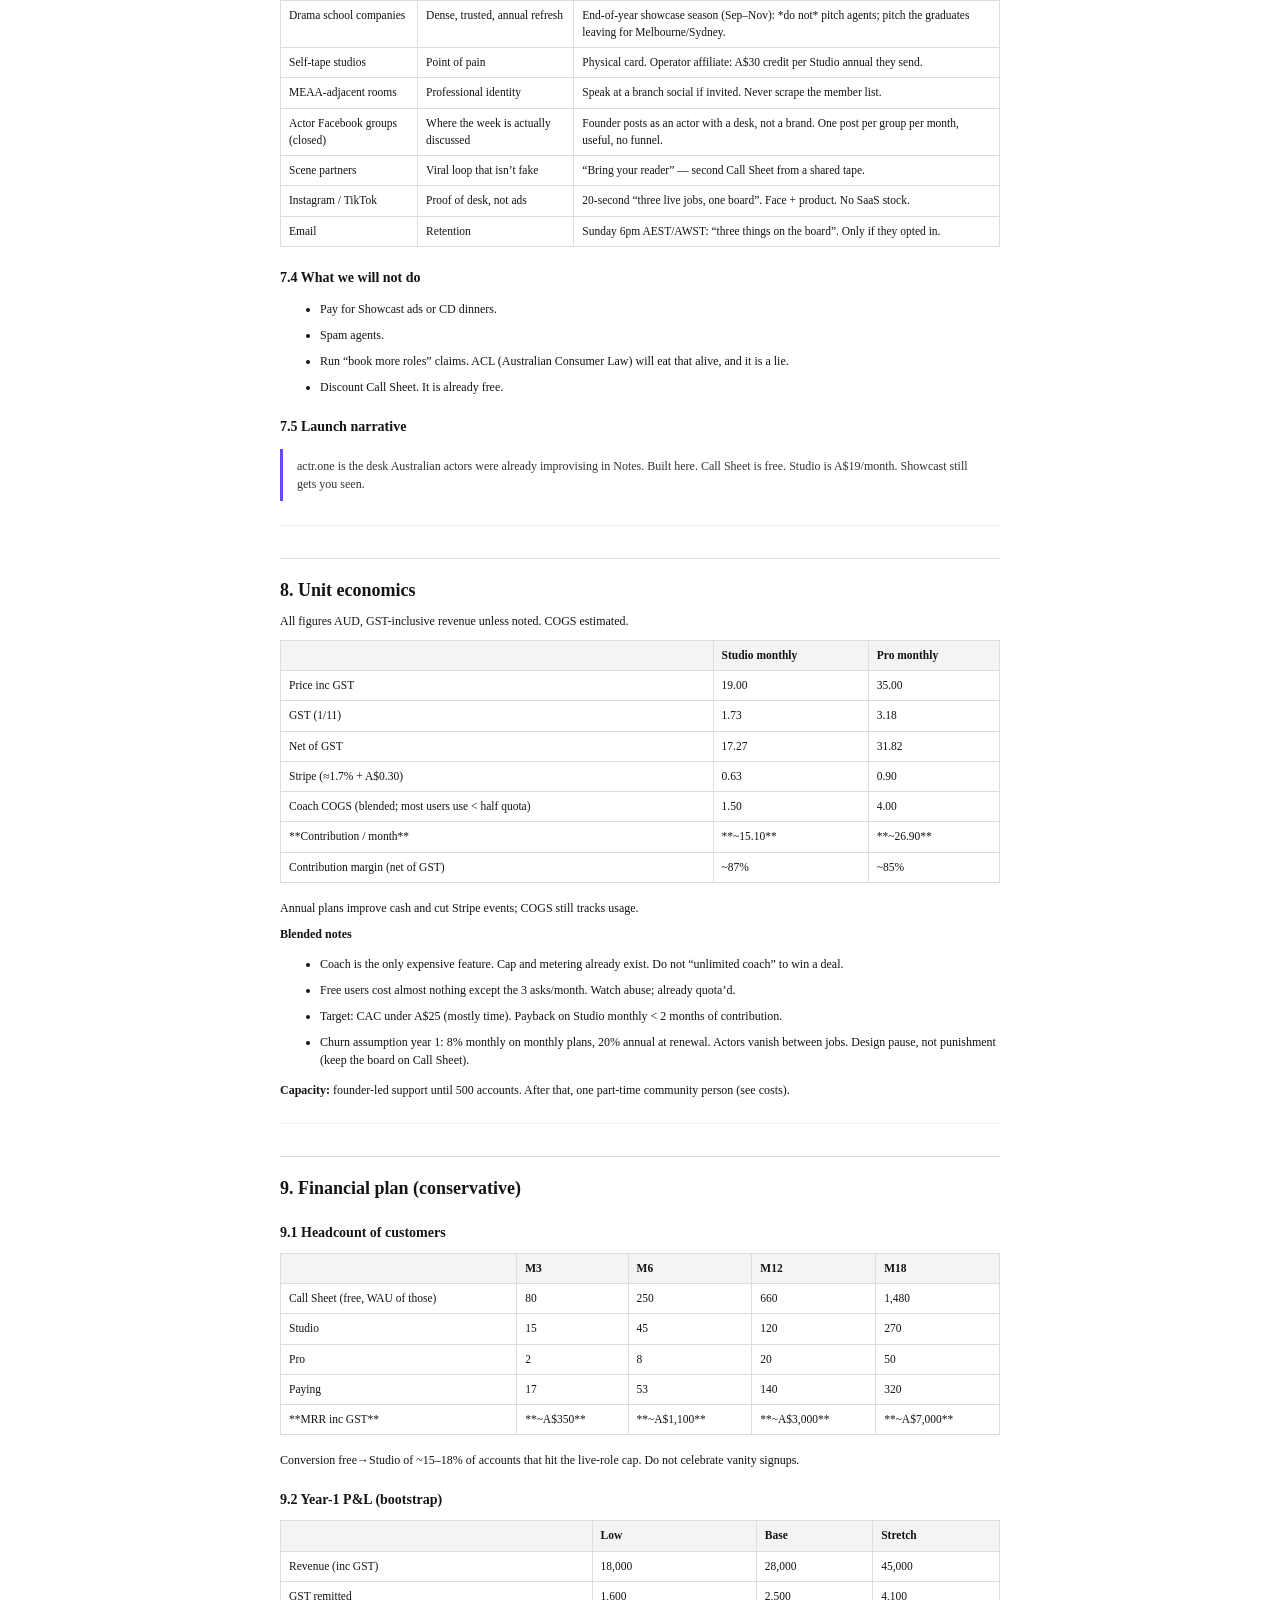
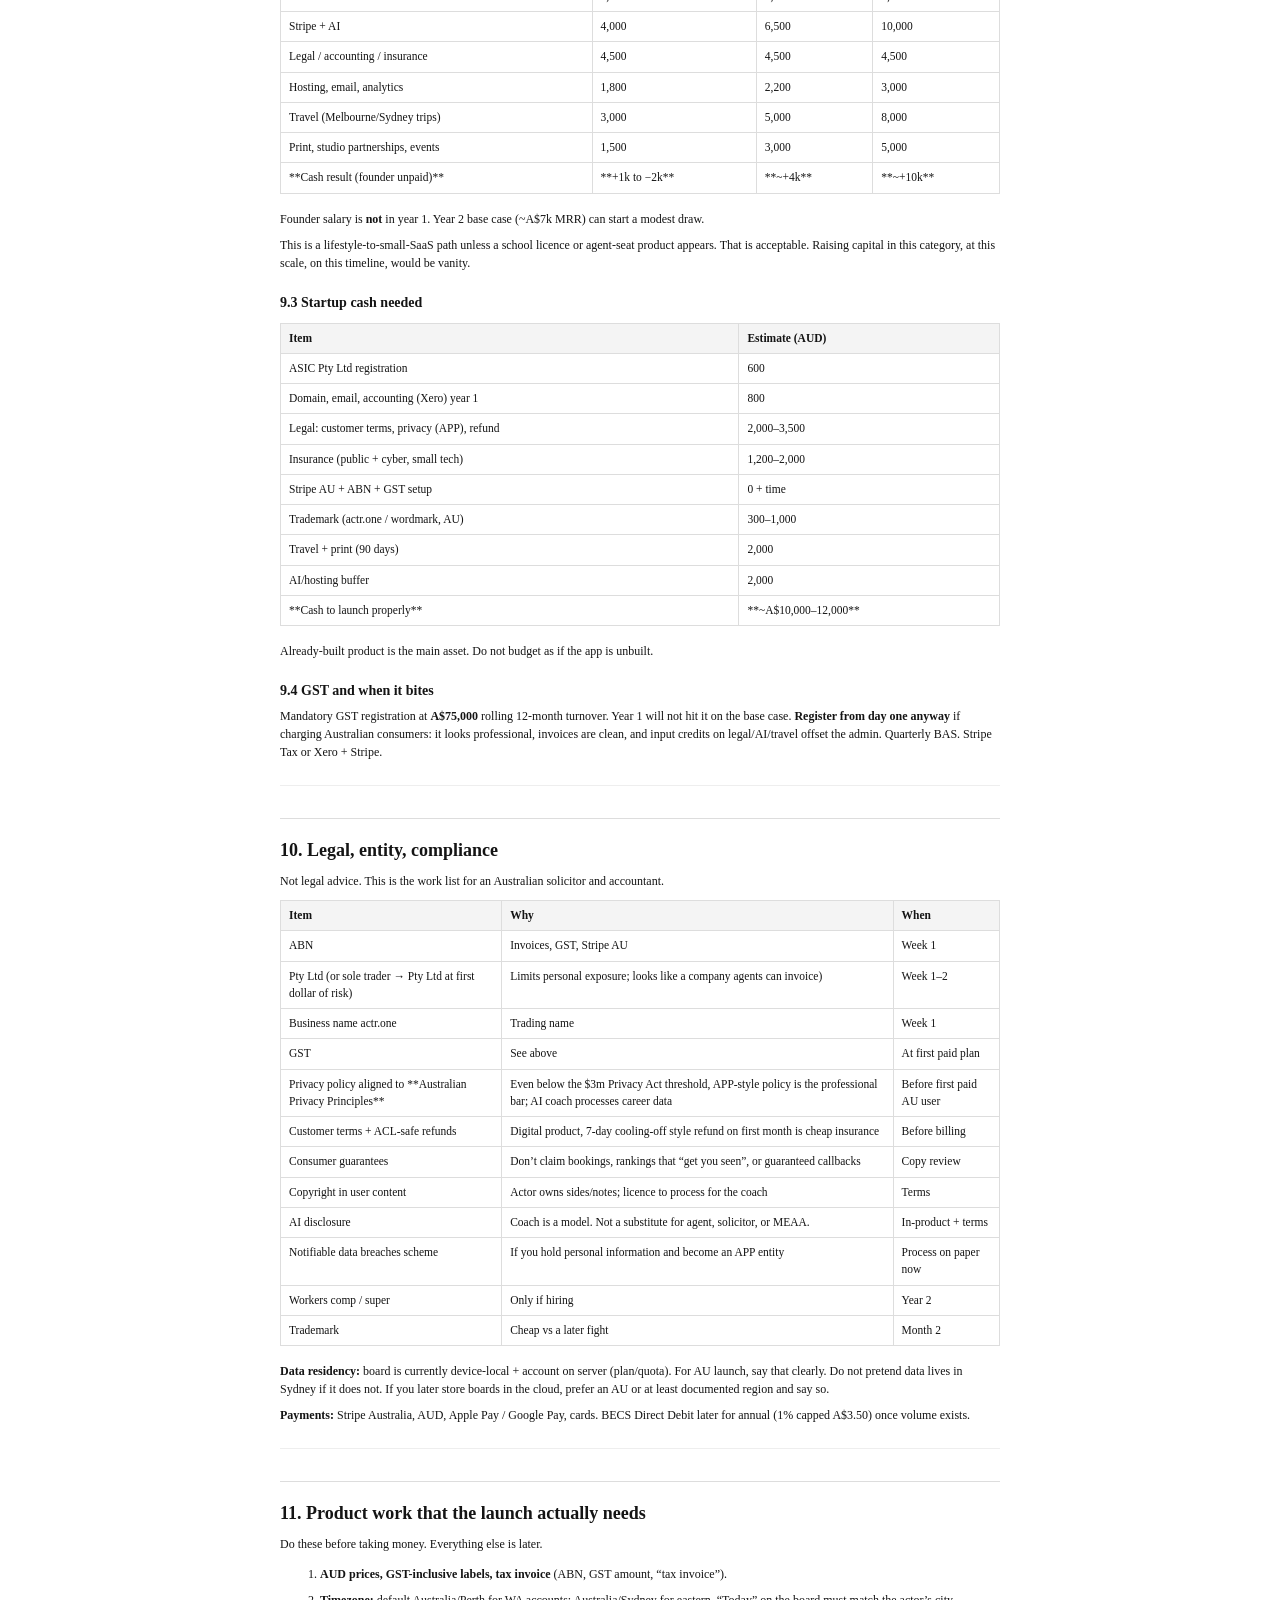
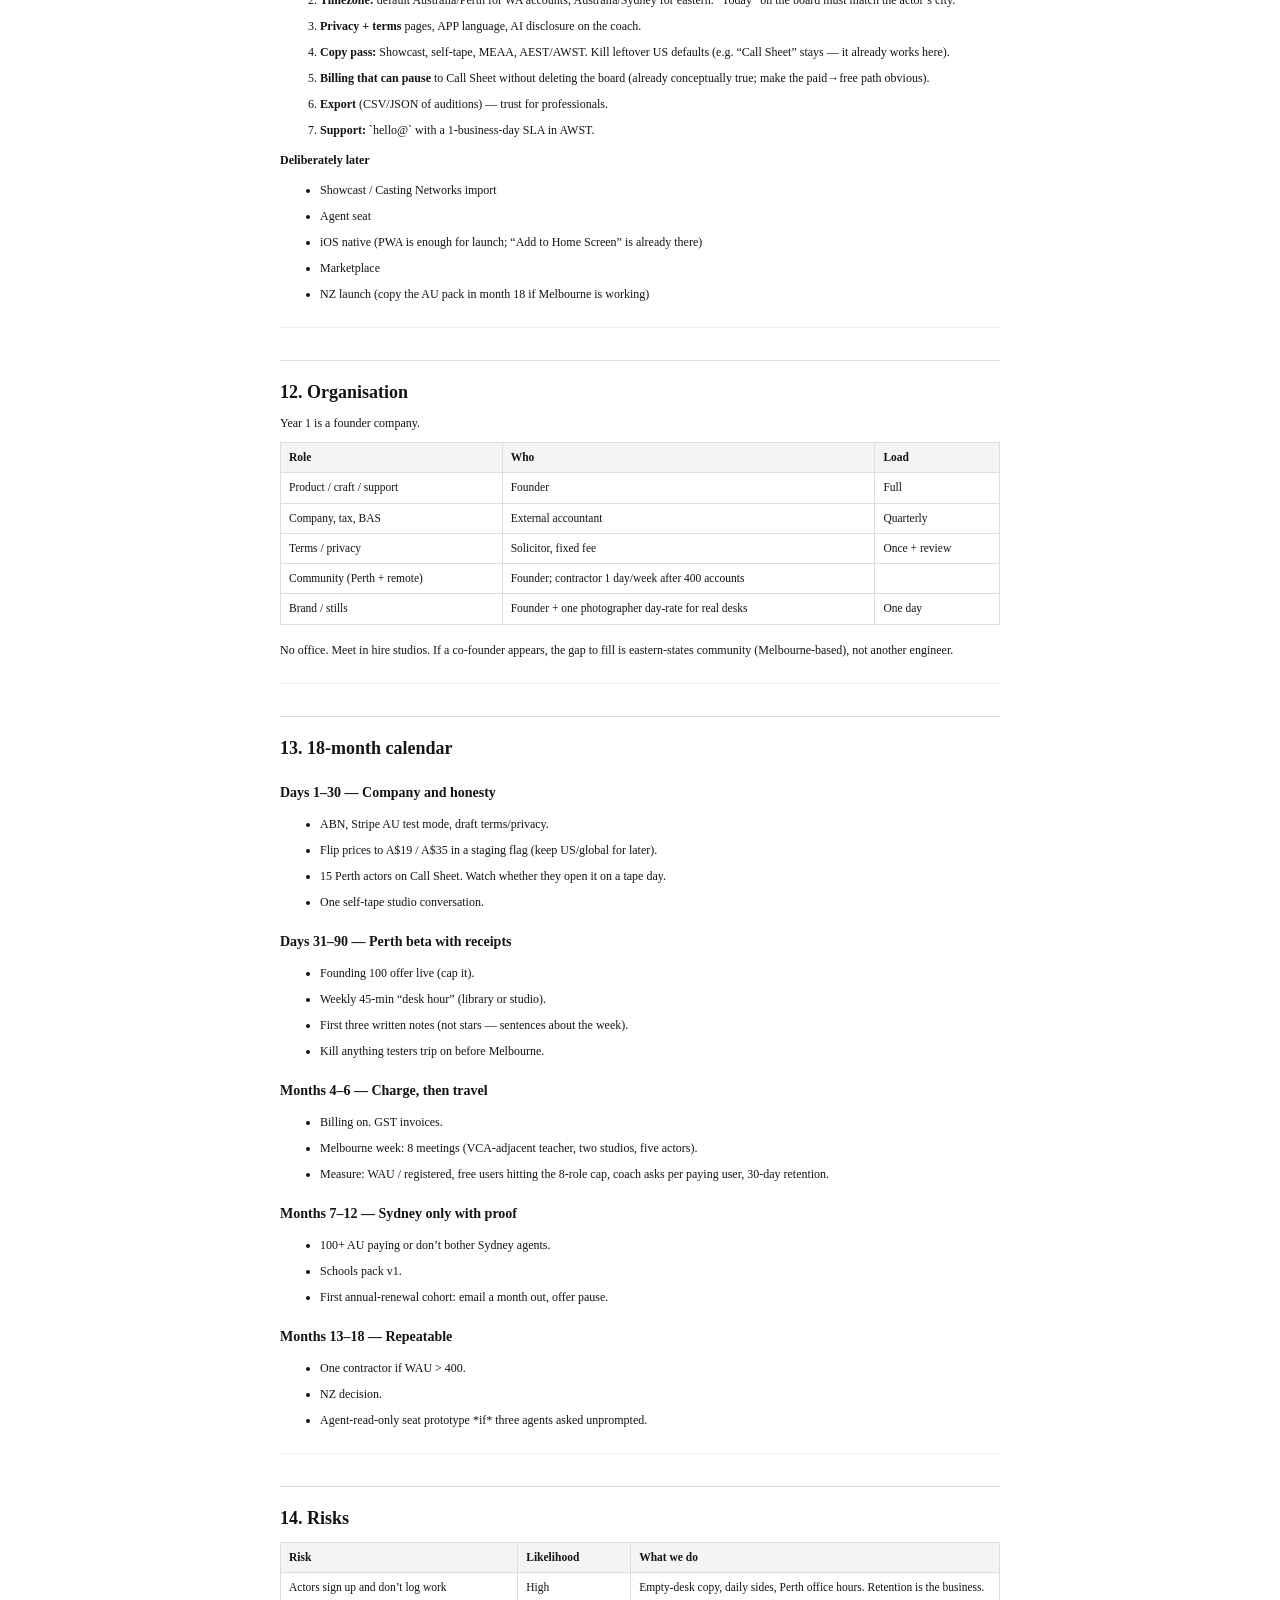
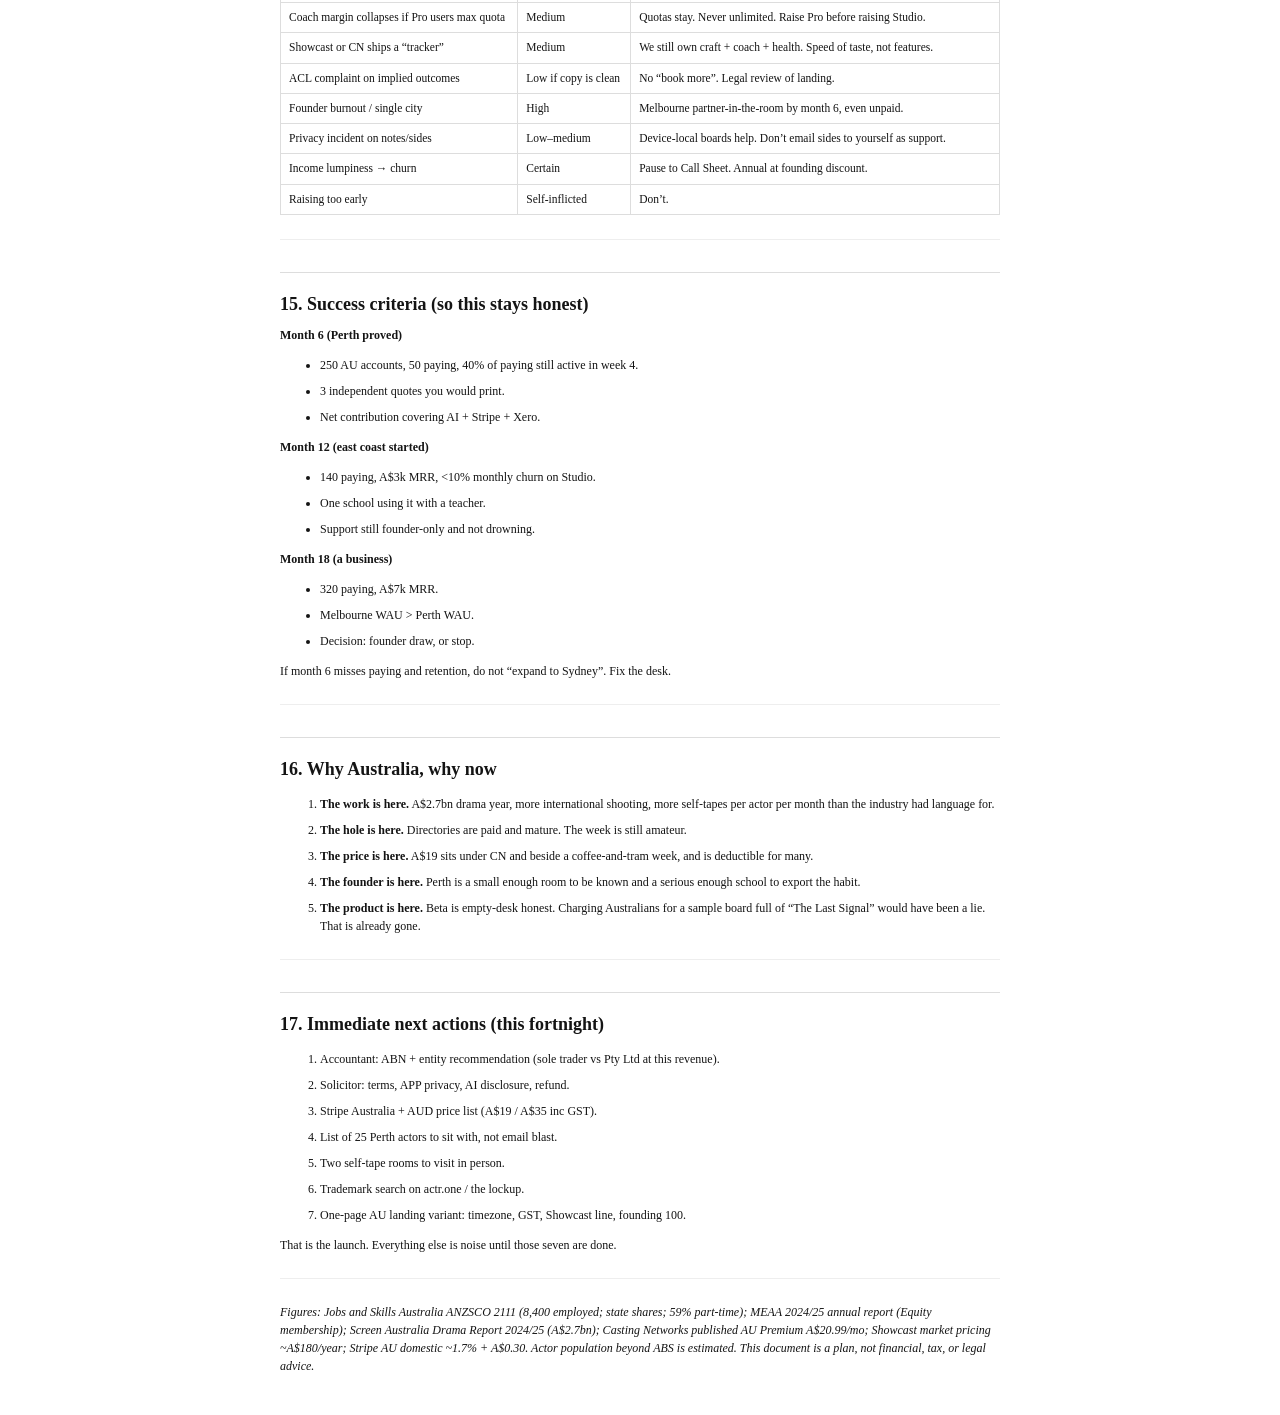
<file: docs/actr-one-australia-launch-plan.html>
<!DOCTYPE html><html lang="en"><head><meta charset="utf-8"><title>actr.one — Australian Launch Business Plan</title>
<style>@page{margin:18mm}body{font:12px/1.5 "Iowan Old Style",Georgia,serif;color:#141414;max-width:720px;margin:40px auto;padding:0 24px}h1{font-size:28px;letter-spacing:-.03em;margin:0 0 8px}h2{font-size:18px;margin:32px 0 8px;border-top:1px solid #ddd;padding-top:18px}h3{font-size:14px;margin:20px 0 6px}p,li{margin:0 0 8px}table{border-collapse:collapse;width:100%;margin:10px 0 16px;font-size:11.5px}th,td{border:1px solid #ddd;padding:6px 8px;text-align:left;vertical-align:top}th{background:#f4f4f4}td{background:#fff}blockquote{margin:12px 0;padding:8px 14px;border-left:3px solid #6748FF;color:#333}code{font:11px ui-monospace,monospace}.meta{color:#666;font-size:11px;margin-bottom:24px}hr{border:0;border-top:1px solid #eee;margin:24px 0}</style></head><body>
<h1>actr.one — Australian Launch Business Plan</h1>


<p class="meta"><strong>Confidential · operating plan, not a pitch deck</strong></p>

<p class="meta"><strong>Prepared:</strong> September 2026</p>

<p class="meta"><strong>Horizon:</strong> 18 months from incorporation</p>

<p class="meta"><strong>Home market:</strong> Australia, with Perth as the first city</p>

<p class="meta"><strong>Entity assumption:</strong> Australian Pty Ltd trading as actr.one (under CDXI Digital or a new vehicle)</p>

<hr>

<h2>1. Executive summary</h2>


<p>actr.one is an actor operating system: one desk for live roles, self-tapes, character notes, training, career health, and a coach that has actually read the board. Call Sheet is free. Studio is the working-actor plan. Pro is the busy desk.</p>


<p>Australia is the right first country.</p>

<ul>
<li>The product already speaks the local craft (sides, tapes, callbacks, holds).</li>
<li>Casting infrastructure here is fragmented: Showcast is the directory, Casting Networks and StarNow compete at the edges, and the *week itself* still lives in Notes, email, and a camera roll named `FINAL_v7`.</li>
<li>Actors already pay for the industry door. Showcast is about A$180/year. Casting Networks Premium is A$20.99/month. actr.one sits *after* the breakdown lands — complementary, not a replacement.</li>
<li>Founder is in Perth. WAAPA is a national feeder with a tight network. A small city that takes the product seriously beats a Sydney launch that nobody feels.</li>
</ul>

<p>This is a bootstrap plan, not a venture story. Year-one success is a few hundred Australian desks that stay open, a paying core that covers AI and ops, and a reputation inside three drama schools and two self-tape rooms. Year-two success is a default tool in Melbourne and Sydney working weeks.</p>


<table><thead><tr><th></th><th>Month 12</th><th>Month 18</th></tr></thead><tbody>
<tr><td>Registered AU accounts</td><td>800</td><td>1,800</td></tr>
<tr><td>Paying (Studio + Pro)</td><td>140</td><td>320</td></tr>
<tr><td>MRR (GST-inclusive)</td><td>~A$3,000</td><td>~A$7,000</td></tr>
<tr><td>Status</td><td>Covering AI + compliance</td><td>Founder living wage in sight</td></tr>
</tbody></table>

<hr>

<h2>2. The product as it ships</h2>


<p>What exists today, and what a paying Australian actor is buying.</p>


<table><thead><tr><th>Layer</th><th>What it is</th><th>Why it matters in AU</th></tr></thead><tbody>
<tr><td>Call Sheet (free)</td><td>8 live roles, 6 notes, 3 tape checklists, 3 coach asks/month, two looks, the run</td><td>Habit before money. Matches drama-school and first-tape years.</td></tr>
<tr><td>Studio (paid)</td><td>Unlimited board, five looks, modular dashboard, analytics, 20 coach asks</td><td>The working week: three jobs, one instrument.</td></tr>
<tr><td>Pro (paid)</td><td>80 deeper coach reads</td><td>Recurring, holds, full book.</td></tr>
<tr><td>The run</td><td>Ranks, daily sides, marks earned from logged work</td><td>Habit loop without turning craft into a game.</td></tr>
<tr><td>Coach</td><td>Reads the actual board. Quota is the real cost of goods.</td><td>The only line that scales with usage.</td></tr>
</tbody></table>


<p>Beta today: plans activate instantly and are not charged. Australian launch turns that into real AUD billing with GST, a privacy notice that satisfies the APPs, and copy that names the local stack (Showcast, MEAA, AEST).</p>


<p><strong>Not in v1, on purpose:</strong> marketplace, agent portal, Showcast sync, job board. Those are later wedges. Launch sells the desk.</p>

<hr>

<h2>3. Market</h2>

<h3>3.1 How big is “actor” in Australia</h3>


<p>Official numbers undercount the people who audition.</p>


<table><thead><tr><th>Source</th><th>Figure</th><th>How to read it</th></tr></thead><tbody>
<tr><td>Jobs and Skills Australia, ANZSCO 2111 (actors, dancers and other entertainers)</td><td>**8,400 employed**</td><td>Employed only. 59% part-time. Median age 33. NSW 31%, VIC 30%, QLD 19%, WA 10%.</td></tr>
<tr><td>MEAA</td><td>Equity **~5,500 financial members**; broader Equity footprint larger</td><td>The professional floor. Residuals, awards, the people who already treat this as a job.</td></tr>
<tr><td>Drama schools</td><td>NIDA, VCA, WAAPA (~18 acting places/year at WAAPA from 700+ applicants), QUT, plus NIDA Open / TAFE / private</td><td>Annual emerging cohort in the low hundreds nationally; alumni network in the thousands.</td></tr>
<tr><td>Casting platforms</td><td>Showcast is the professional default; StarNow is the wide net; Casting Networks AU at A$209.90/year</td><td>Anyone with an active Showcast profile is in the SAM.</td></tr>
</tbody></table>


<p><strong>TAM (Australia, people who might keep a career desk):</strong> ~25,000–40,000. Includes working actors, emerging, returning, extras who self-tape, serious students.</p>


<p><strong>SAM (people who self-tape or hold a live pipeline in a given year):</strong> ~12,000–20,000.</p>


<p><strong>SOM year 1 (what we can actually reach by hand):</strong> ~2,000 conversations. Conversion target: 800 accounts, 140 paying.</p>


<p>Screen Australia’s 2024/25 Drama Report: <strong>A$2.7 billion</strong> drama expenditure, 174 titles, international TV/VOD spend up more than 4×. More tapes, more holds, more weeks that need a desk — not more directories.</p>

<h3>3.2 Geography (where to stand)</h3>


<table><thead><tr><th>City</th><th>Share of 2111 employment</th><th>Role in this plan</th></tr></thead><tbody>
<tr><td>Sydney</td><td>~31%</td><td>Screen centre. Month 7–18. Agents (Shanahan, RGM, United, Marquee, IMC, Lisa Mann). Do not lead here.</td></tr>
<tr><td>Melbourne</td><td>~30%</td><td>Theatre density, VCA, comedy. Second city (month 4–12).</td></tr>
<tr><td>Brisbane / SEQ</td><td>~19%</td><td>Village Roadshow / Gold Coast screen. Month 12+.</td></tr>
<tr><td>Perth</td><td>~10%</td><td>**Beachhead.** WAAPA, founder on the ground, cheaper to be known. Months 0–6.</td></tr>
<tr><td>Adelaide / others</td><td>remainder</td><td>State theatre + screen offsets. Opportunistic.</td></tr>
</tbody></table>


<p>Perth first is a feature. WAAPA acting takes ~18 a year and is watched nationally. A product that the 2026 and 2027 companies actually use will travel east with them.</p>

<h3>3.3 Money actors already spend</h3>


<table><thead><tr><th>Spend</th><th>Typical AU cost</th><th>Relationship to actr.one</th></tr></thead><tbody>
<tr><td>Showcast</td><td>~A$180 / year</td><td>Directory. We never replace it.</td></tr>
<tr><td>Casting Networks Premium</td><td>A$20.99 / mo or A$209.90 / year</td><td>Commercial / extra submissions. Adjacent.</td></tr>
<tr><td>Headshots</td><td>A$400–1,200</td><td>One-off.</td></tr>
<tr><td>Self-tape studio hire</td><td>A$40–80 / hour</td><td>Complementary: we are the checklist before they book the room.</td></tr>
<tr><td>Scene study / coach</td><td>A$40–150 / session</td><td>Our AI coach is a daily supplement, not a human replacement.</td></tr>
<tr><td>MEAA</td><td>union dues</td><td>We speak the award language; we are not a union product.</td></tr>
</tbody></table>


<p><strong>Positioning line:</strong> Showcast gets you seen. actr.one runs the week after the sides land.</p>

<hr>

<h2>4. Customer</h2>

<h3>4.1 Beachhead ICP (first 200 paying)</h3>


<p>Working or emerging screen/theatre actor, 20–38, in Perth or Melbourne, who:</p>

<ol>
<li>has a Showcast (or is about to)</li>
<li>self-tapes at least twice a month</li>
<li>already pays for *something* professional (headshots, class, Showcast)</li>
<li>is tired of rebuilding the week in Notes</li>
</ol>

<p>Not the ICP: people hunting a “get me an agent” app. Not extras-only volume. Not US voice from day one.</p>

<h3>4.2 Segments and plan fit</h3>


<table><thead><tr><th>Segment</th><th>Plan</th><th>Trigger</th></tr></thead><tbody>
<tr><td>Drama school / first tapes</td><td>Call Sheet</td><td>Class sides, first self-tape, free habit</td></tr>
<tr><td>Working week (3 live jobs)</td><td>Studio</td><td>Hits the 8-role cap, wants analytics + 20 asks</td></tr>
<tr><td>Recurring / busy book</td><td>Pro</td><td>Coach becomes weekly rehearsal partner</td></tr>
<tr><td>Teacher / CD (later)</td><td>Studio seat, then school licence</td><td>“My students keep missing due times”</td></tr>
</tbody></table>

<h3>4.3 Jobs to be done</h3>

<ul>
<li>Know what is actually live tonight.</li>
<li>Finish the tape without a missing slate.</li>
<li>Keep the instrument warm when the board is full.</li>
<li>Show an agent or yourself that the week had a shape.</li>
</ul>
<hr>

<h2>5. Pricing (Australia)</h2>


<p>Charge in <strong>AUD, GST-inclusive</strong>. Publish the GST-exclusive figure on invoices. Do not leave the current US-looking $14 / $28 on an Australian card.</p>


<table><thead><tr><th>Plan</th><th>Monthly (inc GST)</th><th>Yearly (inc GST)</th><th>Logic</th></tr></thead><tbody>
<tr><td>Call Sheet</td><td>A$0</td><td>A$0</td><td>Habit. 8 live roles is a real week for emerging; the cap is the upgrade.</td></tr>
<tr><td>Studio</td><td>**A$19**</td><td>**A$190** (2 months free)</td><td>Under Casting Networks monthly. ~A$1.46/week. Less than one hour of studio hire.</td></tr>
<tr><td>Pro</td><td>**A$35**</td><td>**A$350**</td><td>For the desk that already asks the coach every week.</td></tr>
</tbody></table>


<p>GST exclusive: Studio A$17.27, Pro A$31.82.</p>


<p><strong>Why not $14 AUD:</strong> too cheap to feel like a professional tool, and it trains the market that the coach is free. <strong>Why not $29 Studio:</strong> that is Casting Networks territory and we are not a submission platform.</p>


<p>Annual is the cash-flow preference (Stripe + one reminder). Offer monthly because actors’ income is lumpy.</p>


<p><strong>Tax deduction:</strong> professional actors can generally claim software used to produce income. State this as a prompt to speak to their accountant, never as advice.</p>


<p><strong>Founding 100:</strong> first 100 Studio annuals at A$140/year (inc GST), locked for 24 months, named. Creates cash, testimonials, and a Perth/Melbourne cohort.</p>

<hr>

<h2>6. Competitive map</h2>


<table><thead><tr><th></th><th>What they sell</th><th>Gap we occupy</th></tr></thead><tbody>
<tr><td>**Showcast**</td><td>Be findable to CDs</td><td>After you’re found: the work</td></tr>
<tr><td>**Casting Networks AU**</td><td>Submit / track commercial roles</td><td>Role tracker ≠ career OS</td></tr>
<tr><td>**StarNow**</td><td>Wide, often non-union</td><td>Professional tone is the opposite of ours</td></tr>
<tr><td>**Spotlight**</td><td>UK/international</td><td>Useful later, not the AU desk</td></tr>
<tr><td>**Notion / Google / Notes**</td><td>DIY</td><td>No health, no coach, no tape checklist that changes status</td></tr>
<tr><td>**Human career coach**</td><td>A$120–200/hour</td><td>We are daily and cheap; they are deep and rare. Partner, don’t compete.</td></tr>
</tbody></table>


<p>Do not pick a fight with Showcast. Integrate later (export, “paste breakdown”, calendar). Year one is coexistence.</p>

<hr>

<h2>7. Go-to-market</h2>

<h3>7.1 Principle</h3>


<p>Actors do not adopt tools from ads. They adopt tools from the person who sat next to them in class, the self-tape operator who said “use this checklist”, and the graduate who still answers their phone.</p>


<p>Spend almost nothing on paid social until 200 weekly-active desks exist. Spend the founder’s time in rooms.</p>

<h3>7.2 Beachhead sequence</h3>


<p><strong>Phase A — Perth, months 0–3 (private beta → city beta)</strong></p>

<ul>
<li>25 known actors (WAAPA alumni, local agents’ lists, State Theatre extra lists). Concierge onboarding. Weekly office hours at a cafe or hire-studio.</li>
<li>3 self-tape rooms (Perth CBD / Fremantle / WAAPA-adjacent): printed card on the desk, 10% off Studio for anyone who books that room this month.</li>
<li>1 scene-study teacher: class set of Call Sheet, teacher on Studio.</li>
<li>Language: “Built in Perth. Used on a working week.”</li>
</ul>

<p><strong>Phase B — Melbourne, months 4–8</strong></p>

<ul>
<li>VCA + independent scene-study (Howard, 16th St, etc. — pick two that will actually champion).</li>
<li>Theatre dense: MTC/STC-adjacent networks via people, not partnerships.</li>
<li>One Melbourne self-tape studio as the eastern reference customer.</li>
</ul>

<p><strong>Phase C — Sydney, months 7–14</strong></p>

<ul>
<li>Arrive with 40+ eastern-states testimonials, not a cold homepage.</li>
<li>Agent-adjacent: never sell “we replace your agent”. Sell “your client arrives prepared”.</li>
<li>NIDA Open / short-course teachers before NIDA degree politics.</li>
</ul>

<p><strong>Phase D — Schools pack, months 6–18</strong></p>

<ul>
<li>“Company licence”: 20 Call Sheet seats + 1 Studio teacher, A$0 in year one if they give a written case study; A$490/year after.</li>
<li>Target: WAAPA acting + one Melbourne school + one Sydney short-course.</li>
</ul>
<h3>7.3 Channels that work here</h3>


<table><thead><tr><th>Channel</th><th>Why</th><th>What to do</th></tr></thead><tbody>
<tr><td>Drama school companies</td><td>Dense, trusted, annual refresh</td><td>End-of-year showcase season (Sep–Nov): *do not* pitch agents; pitch the graduates leaving for Melbourne/Sydney.</td></tr>
<tr><td>Self-tape studios</td><td>Point of pain</td><td>Physical card. Operator affiliate: A$30 credit per Studio annual they send.</td></tr>
<tr><td>MEAA-adjacent rooms</td><td>Professional identity</td><td>Speak at a branch social if invited. Never scrape the member list.</td></tr>
<tr><td>Actor Facebook groups (closed)</td><td>Where the week is actually discussed</td><td>Founder posts as an actor with a desk, not a brand. One post per group per month, useful, no funnel.</td></tr>
<tr><td>Scene partners</td><td>Viral loop that isn’t fake</td><td>“Bring your reader” — second Call Sheet from a shared tape.</td></tr>
<tr><td>Instagram / TikTok</td><td>Proof of desk, not ads</td><td>20-second “three live jobs, one board”. Face + product. No SaaS stock.</td></tr>
<tr><td>Email</td><td>Retention</td><td>Sunday 6pm AEST/AWST: “three things on the board”. Only if they opted in.</td></tr>
</tbody></table>

<h3>7.4 What we will not do</h3>

<ul>
<li>Pay for Showcast ads or CD dinners.</li>
<li>Spam agents.</li>
<li>Run “book more roles” claims. ACL (Australian Consumer Law) will eat that alive, and it is a lie.</li>
<li>Discount Call Sheet. It is already free.</li>
</ul>
<h3>7.5 Launch narrative</h3>

<blockquote>actr.one is the desk Australian actors were already improvising in Notes. Built here. Call Sheet is free. Studio is A$19/month. Showcast still gets you seen.</blockquote>

<hr>

<h2>8. Unit economics</h2>


<p>All figures AUD, GST-inclusive revenue unless noted. COGS estimated.</p>


<table><thead><tr><th></th><th>Studio monthly</th><th>Pro monthly</th></tr></thead><tbody>
<tr><td>Price inc GST</td><td>19.00</td><td>35.00</td></tr>
<tr><td>GST (1/11)</td><td>1.73</td><td>3.18</td></tr>
<tr><td>Net of GST</td><td>17.27</td><td>31.82</td></tr>
<tr><td>Stripe (≈1.7% + A$0.30)</td><td>0.63</td><td>0.90</td></tr>
<tr><td>Coach COGS (blended; most users use &lt; half quota)</td><td>1.50</td><td>4.00</td></tr>
<tr><td>**Contribution / month**</td><td>**~15.10**</td><td>**~26.90**</td></tr>
<tr><td>Contribution margin (net of GST)</td><td>~87%</td><td>~85%</td></tr>
</tbody></table>


<p>Annual plans improve cash and cut Stripe events; COGS still tracks usage.</p>


<p><strong>Blended notes</strong></p>

<ul>
<li>Coach is the only expensive feature. Cap and metering already exist. Do not “unlimited coach” to win a deal.</li>
<li>Free users cost almost nothing except the 3 asks/month. Watch abuse; already quota’d.</li>
<li>Target: CAC under A$25 (mostly time). Payback on Studio monthly &lt; 2 months of contribution.</li>
<li>Churn assumption year 1: 8% monthly on monthly plans, 20% annual at renewal. Actors vanish between jobs. Design pause, not punishment (keep the board on Call Sheet).</li>
</ul>

<p><strong>Capacity:</strong> founder-led support until 500 accounts. After that, one part-time community person (see costs).</p>

<hr>

<h2>9. Financial plan (conservative)</h2>

<h3>9.1 Headcount of customers</h3>


<table><thead><tr><th></th><th>M3</th><th>M6</th><th>M12</th><th>M18</th></tr></thead><tbody>
<tr><td>Call Sheet (free, WAU of those)</td><td>80</td><td>250</td><td>660</td><td>1,480</td></tr>
<tr><td>Studio</td><td>15</td><td>45</td><td>120</td><td>270</td></tr>
<tr><td>Pro</td><td>2</td><td>8</td><td>20</td><td>50</td></tr>
<tr><td>Paying</td><td>17</td><td>53</td><td>140</td><td>320</td></tr>
<tr><td>**MRR inc GST**</td><td>**~A$350**</td><td>**~A$1,100**</td><td>**~A$3,000**</td><td>**~A$7,000**</td></tr>
</tbody></table>


<p>Conversion free→Studio of ~15–18% of accounts that hit the live-role cap. Do not celebrate vanity signups.</p>

<h3>9.2 Year-1 P&amp;L (bootstrap)</h3>


<table><thead><tr><th></th><th>Low</th><th>Base</th><th>Stretch</th></tr></thead><tbody>
<tr><td>Revenue (inc GST)</td><td>18,000</td><td>28,000</td><td>45,000</td></tr>
<tr><td>GST remitted</td><td>1,600</td><td>2,500</td><td>4,100</td></tr>
<tr><td>Stripe + AI</td><td>4,000</td><td>6,500</td><td>10,000</td></tr>
<tr><td>Legal / accounting / insurance</td><td>4,500</td><td>4,500</td><td>4,500</td></tr>
<tr><td>Hosting, email, analytics</td><td>1,800</td><td>2,200</td><td>3,000</td></tr>
<tr><td>Travel (Melbourne/Sydney trips)</td><td>3,000</td><td>5,000</td><td>8,000</td></tr>
<tr><td>Print, studio partnerships, events</td><td>1,500</td><td>3,000</td><td>5,000</td></tr>
<tr><td>**Cash result (founder unpaid)**</td><td>**+1k to −2k**</td><td>**~+4k**</td><td>**~+10k**</td></tr>
</tbody></table>


<p>Founder salary is <strong>not</strong> in year 1. Year 2 base case (~A$7k MRR) can start a modest draw.</p>


<p>This is a lifestyle-to-small-SaaS path unless a school licence or agent-seat product appears. That is acceptable. Raising capital in this category, at this scale, on this timeline, would be vanity.</p>

<h3>9.3 Startup cash needed</h3>


<table><thead><tr><th>Item</th><th>Estimate (AUD)</th></tr></thead><tbody>
<tr><td>ASIC Pty Ltd registration</td><td>600</td></tr>
<tr><td>Domain, email, accounting (Xero) year 1</td><td>800</td></tr>
<tr><td>Legal: customer terms, privacy (APP), refund</td><td>2,000–3,500</td></tr>
<tr><td>Insurance (public + cyber, small tech)</td><td>1,200–2,000</td></tr>
<tr><td>Stripe AU + ABN + GST setup</td><td>0 + time</td></tr>
<tr><td>Trademark (actr.one / wordmark, AU)</td><td>300–1,000</td></tr>
<tr><td>Travel + print (90 days)</td><td>2,000</td></tr>
<tr><td>AI/hosting buffer</td><td>2,000</td></tr>
<tr><td>**Cash to launch properly**</td><td>**~A$10,000–12,000**</td></tr>
</tbody></table>


<p>Already-built product is the main asset. Do not budget as if the app is unbuilt.</p>

<h3>9.4 GST and when it bites</h3>


<p>Mandatory GST registration at <strong>A$75,000</strong> rolling 12-month turnover. Year 1 will not hit it on the base case. <strong>Register from day one anyway</strong> if charging Australian consumers: it looks professional, invoices are clean, and input credits on legal/AI/travel offset the admin. Quarterly BAS. Stripe Tax or Xero + Stripe.</p>

<hr>

<h2>10. Legal, entity, compliance</h2>


<p>Not legal advice. This is the work list for an Australian solicitor and accountant.</p>


<table><thead><tr><th>Item</th><th>Why</th><th>When</th></tr></thead><tbody>
<tr><td>ABN</td><td>Invoices, GST, Stripe AU</td><td>Week 1</td></tr>
<tr><td>Pty Ltd (or sole trader → Pty Ltd at first dollar of risk)</td><td>Limits personal exposure; looks like a company agents can invoice)</td><td>Week 1–2</td></tr>
<tr><td>Business name actr.one</td><td>Trading name</td><td>Week 1</td></tr>
<tr><td>GST</td><td>See above</td><td>At first paid plan</td></tr>
<tr><td>Privacy policy aligned to **Australian Privacy Principles**</td><td>Even below the $3m Privacy Act threshold, APP-style policy is the professional bar; AI coach processes career data</td><td>Before first paid AU user</td></tr>
<tr><td>Customer terms + ACL-safe refunds</td><td>Digital product, 7-day cooling-off style refund on first month is cheap insurance</td><td>Before billing</td></tr>
<tr><td>Consumer guarantees</td><td>Don’t claim bookings, rankings that “get you seen”, or guaranteed callbacks</td><td>Copy review</td></tr>
<tr><td>Copyright in user content</td><td>Actor owns sides/notes; licence to process for the coach</td><td>Terms</td></tr>
<tr><td>AI disclosure</td><td>Coach is a model. Not a substitute for agent, solicitor, or MEAA.</td><td>In-product + terms</td></tr>
<tr><td>Notifiable data breaches scheme</td><td>If you hold personal information and become an APP entity</td><td>Process on paper now</td></tr>
<tr><td>Workers comp / super</td><td>Only if hiring</td><td>Year 2</td></tr>
<tr><td>Trademark</td><td>Cheap vs a later fight</td><td>Month 2</td></tr>
</tbody></table>


<p><strong>Data residency:</strong> board is currently device-local + account on server (plan/quota). For AU launch, say that clearly. Do not pretend data lives in Sydney if it does not. If you later store boards in the cloud, prefer an AU or at least documented region and say so.</p>


<p><strong>Payments:</strong> Stripe Australia, AUD, Apple Pay / Google Pay, cards. BECS Direct Debit later for annual (1% capped A$3.50) once volume exists.</p>

<hr>

<h2>11. Product work that the launch actually needs</h2>


<p>Do these before taking money. Everything else is later.</p>

<ol>
<li><strong>AUD prices, GST-inclusive labels, tax invoice</strong> (ABN, GST amount, “tax invoice”).</li>
<li><strong>Timezone:</strong> default Australia/Perth for WA accounts; Australia/Sydney for eastern. “Today” on the board must match the actor’s city.</li>
<li><strong>Privacy + terms</strong> pages, APP language, AI disclosure on the coach.</li>
<li><strong>Copy pass:</strong> Showcast, self-tape, MEAA, AEST/AWST. Kill leftover US defaults (e.g. “Call Sheet” stays — it already works here).</li>
<li><strong>Billing that can pause</strong> to Call Sheet without deleting the board (already conceptually true; make the paid→free path obvious).</li>
<li><strong>Export</strong> (CSV/JSON of auditions) — trust for professionals.</li>
<li><strong>Support:</strong> `hello@` with a 1-business-day SLA in AWST.</li>
</ol>

<p><strong>Deliberately later</strong></p>

<ul>
<li>Showcast / Casting Networks import</li>
<li>Agent seat</li>
<li>iOS native (PWA is enough for launch; “Add to Home Screen” is already there)</li>
<li>Marketplace</li>
<li>NZ launch (copy the AU pack in month 18 if Melbourne is working)</li>
</ul>
<hr>

<h2>12. Organisation</h2>


<p>Year 1 is a founder company.</p>


<table><thead><tr><th>Role</th><th>Who</th><th>Load</th></tr></thead><tbody>
<tr><td>Product / craft / support</td><td>Founder</td><td>Full</td></tr>
<tr><td>Company, tax, BAS</td><td>External accountant</td><td>Quarterly</td></tr>
<tr><td>Terms / privacy</td><td>Solicitor, fixed fee</td><td>Once + review</td></tr>
<tr><td>Community (Perth + remote)</td><td>Founder; contractor 1 day/week after 400 accounts</td><td></td></tr>
<tr><td>Brand / stills</td><td>Founder + one photographer day-rate for real desks</td><td>One day</td></tr>
</tbody></table>


<p>No office. Meet in hire studios. If a co-founder appears, the gap to fill is eastern-states community (Melbourne-based), not another engineer.</p>

<hr>

<h2>13. 18-month calendar</h2>

<h3>Days 1–30 — Company and honesty</h3>

<ul>
<li>ABN, Stripe AU test mode, draft terms/privacy.</li>
<li>Flip prices to A$19 / A$35 in a staging flag (keep US/global for later).</li>
<li>15 Perth actors on Call Sheet. Watch whether they open it on a tape day.</li>
<li>One self-tape studio conversation.</li>
</ul>
<h3>Days 31–90 — Perth beta with receipts</h3>

<ul>
<li>Founding 100 offer live (cap it).</li>
<li>Weekly 45-min “desk hour” (library or studio).</li>
<li>First three written notes (not stars — sentences about the week).</li>
<li>Kill anything testers trip on before Melbourne.</li>
</ul>
<h3>Months 4–6 — Charge, then travel</h3>

<ul>
<li>Billing on. GST invoices.</li>
<li>Melbourne week: 8 meetings (VCA-adjacent teacher, two studios, five actors).</li>
<li>Measure: WAU / registered, free users hitting the 8-role cap, coach asks per paying user, 30-day retention.</li>
</ul>
<h3>Months 7–12 — Sydney only with proof</h3>

<ul>
<li>100+ AU paying or don’t bother Sydney agents.</li>
<li>Schools pack v1.</li>
<li>First annual-renewal cohort: email a month out, offer pause.</li>
</ul>
<h3>Months 13–18 — Repeatable</h3>

<ul>
<li>One contractor if WAU &gt; 400.</li>
<li>NZ decision.</li>
<li>Agent-read-only seat prototype *if* three agents asked unprompted.</li>
</ul>
<hr>

<h2>14. Risks</h2>


<table><thead><tr><th>Risk</th><th>Likelihood</th><th>What we do</th></tr></thead><tbody>
<tr><td>Actors sign up and don’t log work</td><td>High</td><td>Empty-desk copy, daily sides, Perth office hours. Retention is the business.</td></tr>
<tr><td>Coach margin collapses if Pro users max quota</td><td>Medium</td><td>Quotas stay. Never unlimited. Raise Pro before raising Studio.</td></tr>
<tr><td>Showcast or CN ships a “tracker”</td><td>Medium</td><td>We still own craft + coach + health. Speed of taste, not features.</td></tr>
<tr><td>ACL complaint on implied outcomes</td><td>Low if copy is clean</td><td>No “book more”. Legal review of landing.</td></tr>
<tr><td>Founder burnout / single city</td><td>High</td><td>Melbourne partner-in-the-room by month 6, even unpaid.</td></tr>
<tr><td>Privacy incident on notes/sides</td><td>Low–medium</td><td>Device-local boards help. Don’t email sides to yourself as support.</td></tr>
<tr><td>Income lumpiness → churn</td><td>Certain</td><td>Pause to Call Sheet. Annual at founding discount.</td></tr>
<tr><td>Raising too early</td><td>Self-inflicted</td><td>Don’t.</td></tr>
</tbody></table>

<hr>

<h2>15. Success criteria (so this stays honest)</h2>


<p><strong>Month 6 (Perth proved)</strong></p>

<ul>
<li>250 AU accounts, 50 paying, 40% of paying still active in week 4.</li>
<li>3 independent quotes you would print.</li>
<li>Net contribution covering AI + Stripe + Xero.</li>
</ul>

<p><strong>Month 12 (east coast started)</strong></p>

<ul>
<li>140 paying, A$3k MRR, &lt;10% monthly churn on Studio.</li>
<li>One school using it with a teacher.</li>
<li>Support still founder-only and not drowning.</li>
</ul>

<p><strong>Month 18 (a business)</strong></p>

<ul>
<li>320 paying, A$7k MRR.</li>
<li>Melbourne WAU &gt; Perth WAU.</li>
<li>Decision: founder draw, or stop.</li>
</ul>

<p>If month 6 misses paying and retention, do not “expand to Sydney”. Fix the desk.</p>

<hr>

<h2>16. Why Australia, why now</h2>

<ol>
<li><strong>The work is here.</strong> A$2.7bn drama year, more international shooting, more self-tapes per actor per month than the industry had language for.</li>
<li><strong>The hole is here.</strong> Directories are paid and mature. The week is still amateur.</li>
<li><strong>The price is here.</strong> A$19 sits under CN and beside a coffee-and-tram week, and is deductible for many.</li>
<li><strong>The founder is here.</strong> Perth is a small enough room to be known and a serious enough school to export the habit.</li>
<li><strong>The product is here.</strong> Beta is empty-desk honest. Charging Australians for a sample board full of “The Last Signal” would have been a lie. That is already gone.</li>
</ol>
<hr>

<h2>17. Immediate next actions (this fortnight)</h2>

<ol>
<li>Accountant: ABN + entity recommendation (sole trader vs Pty Ltd at this revenue).</li>
<li>Solicitor: terms, APP privacy, AI disclosure, refund.</li>
<li>Stripe Australia + AUD price list (A$19 / A$35 inc GST).</li>
<li>List of 25 Perth actors to sit with, not email blast.</li>
<li>Two self-tape rooms to visit in person.</li>
<li>Trademark search on actr.one / the lockup.</li>
<li>One-page AU landing variant: timezone, GST, Showcast line, founding 100.</li>
</ol>

<p>That is the launch. Everything else is noise until those seven are done.</p>

<hr>


<p><em>Figures: Jobs and Skills Australia ANZSCO 2111 (8,400 employed; state shares; 59% part-time); MEAA 2024/25 annual report (Equity membership); Screen Australia Drama Report 2024/25 (A$2.7bn); Casting Networks published AU Premium A$20.99/mo; Showcast market pricing ~A$180/year; Stripe AU domestic ~1.7% + A$0.30. Actor population beyond ABS is estimated. This document is a plan, not financial, tax, or legal advice.</em></p>
</body></html>
</file>
<file: artifacts/actr-one/styles.css>
@import url('https://fonts.googleapis.com/css2?family=DM+Sans:ital,opsz,wght@0,9..40,400;0,9..40,500;0,9..40,600;0,9..40,700;1,9..40,400&family=IBM+Plex+Mono:wght@400;500;600&display=swap');

:root {
  color-scheme: light;
  --bg: oklch(.97 .012 90);
  --fg: oklch(.19 .025 250);
  --card: oklch(.995 .004 90);
  --muted: oklch(.935 .015 90);
  --muted-fg: oklch(.49 .035 250);
  --primary: oklch(.52 .18 278);
  --primary-fg: oklch(.99 .01 90);
  --accent: oklch(.92 .035 278);
  --border: oklch(.87 .02 90);
  --sidebar: oklch(.945 .015 90);
  --ring: oklch(.52 .18 278);
  --chart-2: oklch(.62 .12 170);
  --chart-3: oklch(.66 .13 35);
  --ok: oklch(.62 .12 155);
  --warm: oklch(.62 .16 35);
  --shadow: 0 2px 8px color-mix(in oklab, var(--fg) 5%, transparent);
  --radius: 14px;
  --display: "DM Sans", system-ui, sans-serif;
  --mono: "IBM Plex Mono", ui-monospace, monospace;
}

[data-theme="noir"] {
  color-scheme: dark;
  --bg: oklch(.15 .025 270);
  --fg: oklch(.94 .018 92);
  --card: oklch(.205 .028 270);
  --muted: oklch(.245 .028 270);
  --muted-fg: oklch(.68 .035 270);
  --primary: oklch(.78 .14 75);
  --primary-fg: oklch(.15 .02 270);
  --accent: oklch(.29 .045 65);
  --border: oklch(.32 .035 270);
  --sidebar: oklch(.13 .022 270);
  --ring: oklch(.78 .14 75);
  --chart-2: oklch(.72 .09 210);
  --chart-3: oklch(.73 .11 305);
  --ok: oklch(.72 .12 155);
  --warm: oklch(.78 .14 75);
  --shadow: 0 8px 24px color-mix(in oklab, black 22%, transparent);
}

[data-theme="cobalt"] {
  color-scheme: dark;
  --bg: oklch(.14 .035 250);
  --fg: oklch(.95 .015 225);
  --card: oklch(.19 .04 250);
  --muted: oklch(.235 .045 250);
  --muted-fg: oklch(.7 .04 225);
  --primary: oklch(.72 .16 278);
  --primary-fg: oklch(.13 .03 250);
  --accent: oklch(.29 .075 250);
  --border: oklch(.32 .055 250);
  --sidebar: oklch(.115 .03 250);
  --ring: oklch(.72 .16 278);
  --chart-2: oklch(.75 .12 185);
  --chart-3: oklch(.78 .12 85);
  --ok: oklch(.75 .13 165);
  --warm: oklch(.78 .14 55);
  --shadow: 0 8px 24px color-mix(in oklab, black 28%, transparent);
}

* { box-sizing: border-box; border-color: var(--border); }
html, body { margin: 0; min-height: 100%; background: var(--bg); color: var(--fg); font-family: var(--display); }
button, input, textarea, select { font: inherit; color: inherit; }
button { cursor: pointer; background: none; border: 0; }
button:focus-visible, input:focus-visible, textarea:focus-visible, select:focus-visible {
  outline: 2px solid var(--ring); outline-offset: 2px;
}
img { max-width: 100%; display: block; }
kbd { font-family: var(--mono); font-size: 10px; border: 1px solid var(--border); border-radius: 4px; padding: 2px 5px; }

.hidden { display: none !important; }
.page { display: none; }
.page.active { display: block; }

/* Landing */
.landing { min-height: 100vh; overflow-x: hidden; }
.landing-nav {
  position: sticky; top: 0; z-index: 20;
  display: flex; align-items: center; justify-content: space-between;
  padding: 18px 28px; backdrop-filter: blur(16px);
  background: color-mix(in oklab, var(--bg) 82%, transparent);
  border-bottom: 1px solid color-mix(in oklab, var(--border) 70%, transparent);
}
.brand-row { display: flex; align-items: center; gap: 10px; }
.brand-mark { width: 34px; height: 34px; object-fit: contain; }
.word { font-weight: 650; letter-spacing: -0.04em; font-size: 18px; }
.word span { color: var(--primary); }
.nav-cta, .btn {
  display: inline-flex; align-items: center; gap: 8px;
  height: 40px; padding: 0 16px; border-radius: 10px;
  font-size: 13px; font-weight: 600;
}
.btn-primary, .nav-cta { background: var(--primary); color: var(--primary-fg); }
.btn-primary:hover, .nav-cta:hover { transform: translateY(-1px); }
.btn-ghost { border: 1px solid var(--border); background: var(--card); }
.btn-ghost:hover { background: var(--accent); }
.btn-danger { background: color-mix(in oklab, #c24141 16%, var(--card)); color: #c24141; }

.hero {
  position: relative;
  padding: 72px 28px 56px;
  max-width: 1180px; margin: 0 auto;
}
.hero::before {
  content: ""; position: absolute; inset: -40px auto auto 8%;
  width: 420px; height: 420px; border-radius: 50%;
  background: radial-gradient(circle, color-mix(in oklab, var(--primary) 28%, transparent), transparent 70%);
  pointer-events: none; filter: blur(10px);
}
.eyebrow {
  color: var(--primary); font-family: var(--mono); font-size: 10px;
  font-weight: 600; letter-spacing: .16em; text-transform: uppercase;
}
.hero h1 {
  position: relative; margin: 14px 0 0;
  font-size: clamp(42px, 7vw, 84px); line-height: .95;
  letter-spacing: -0.065em; font-weight: 650; max-width: 16ch;
}
.hero p.lede {
  position: relative; max-width: 46ch; margin: 22px 0 0;
  color: var(--muted-fg); font-size: 16px; line-height: 1.6;
}
.hero-actions { position: relative; display: flex; gap: 10px; flex-wrap: wrap; margin-top: 28px; }
.hero-meta {
  position: relative; margin-top: 36px; display: grid;
  grid-template-columns: repeat(3, minmax(0, 1fr)); gap: 1px;
  background: var(--border); border: 1px solid var(--border); border-radius: 14px; overflow: hidden;
  max-width: 720px;
}
.hero-meta div { background: var(--card); padding: 16px 18px; }
.hero-meta strong { display: block; font-size: 20px; letter-spacing: -0.04em; margin-top: 6px; }
.hero-meta small { color: var(--muted-fg); font-size: 11px; }

.chapters { max-width: 1180px; margin: 0 auto; padding: 20px 28px 80px; display: grid; gap: 16px; }
.chapter {
  border: 1px solid var(--border); background: var(--card); border-radius: 18px;
  padding: 28px; box-shadow: var(--shadow);
}
.chapter h2 { margin: 8px 0 0; font-size: 28px; letter-spacing: -0.045em; }
.chapter p { color: var(--muted-fg); line-height: 1.6; max-width: 62ch; }
.chapter-grid { display: grid; gap: 12px; grid-template-columns: repeat(auto-fit, minmax(220px, 1fr)); margin-top: 18px; }
.chip-card { border: 1px solid var(--border); border-radius: 12px; padding: 16px; background: var(--bg); }
.chip-card h3 { margin: 0; font-size: 15px; }
.chip-card p { margin: 6px 0 0; font-size: 13px; }

.landing-foot { padding: 28px; color: var(--muted-fg); font-size: 12px; text-align: center; border-top: 1px solid var(--border); }

/* App shell */
.app-shell { min-height: 100vh; display: flex; }
.sidebar {
  width: 248px; flex-shrink: 0; background: var(--sidebar);
  border-right: 1px solid var(--border); padding: 22px 16px;
  display: none; flex-direction: column;
}
@media (min-width: 980px) { .sidebar { display: flex; } }
.sidebar nav { display: flex; flex-direction: column; gap: 4px; margin-top: 22px; }
.nav-item {
  display: flex; align-items: center; gap: 10px; width: 100%;
  padding: 10px 11px; border-radius: 10px; color: var(--muted-fg);
  font-size: 13px; font-weight: 500; text-align: left;
}
.nav-item:hover { background: var(--accent); color: var(--fg); }
.nav-item.active { background: var(--card); color: var(--fg); box-shadow: var(--shadow); }
.nav-item .count { margin-left: auto; font-family: var(--mono); font-size: 10px; color: var(--muted-fg); }
.sidebar-foot { margin-top: auto; display: flex; flex-direction: column; gap: 6px; }
.hr { height: 1px; background: var(--border); margin: 12px 0; }
.avatar {
  width: 32px; height: 32px; border-radius: 10px; background: var(--fg); color: var(--bg);
  display: grid; place-items: center; font-family: var(--mono); font-size: 10px; flex-shrink: 0;
}
.user-row { display: flex; align-items: center; gap: 10px; padding: 8px; border-radius: 12px; text-align: left; width: 100%; }
.user-row:hover { background: var(--accent); }
.user-row small { color: var(--muted-fg); font-family: var(--mono); font-size: 10px; }

.workspace { flex: 1; min-width: 0; display: flex; flex-direction: column; }
.topbar {
  position: sticky; top: 0; z-index: 30;
  display: flex; align-items: center; gap: 10px;
  padding: 12px 16px; border-bottom: 1px solid var(--border);
  background: color-mix(in oklab, var(--bg) 88%, transparent); backdrop-filter: blur(16px);
}
@media (min-width: 760px) { .topbar { padding: 12px 28px; } }
.menu-btn { display: grid; place-items: center; width: 36px; height: 36px; border: 1px solid var(--border); border-radius: 10px; }
@media (min-width: 980px) { .menu-btn { display: none; } }
.date-chip { display: none; color: var(--muted-fg); font-size: 12px; }
@media (min-width: 760px) { .date-chip { display: flex; align-items: center; gap: 8px; } }
.dot { width: 8px; height: 8px; border-radius: 99px; background: var(--primary); }
.top-actions { margin-left: auto; display: flex; align-items: center; gap: 8px; }
.command-trigger {
  display: flex; align-items: center; gap: 8px; height: 34px;
  border: 1px solid var(--border); border-radius: 9px; padding: 0 10px;
  color: var(--muted-fg); font-size: 12px; background: var(--card);
}
.icon-btn {
  width: 34px; height: 34px; display: grid; place-items: center;
  border: 1px solid var(--border); border-radius: 9px; color: var(--muted-fg); position: relative; background: var(--card);
}
.icon-btn .ping { position: absolute; top: 7px; right: 7px; width: 6px; height: 6px; background: var(--primary); border-radius: 99px; }
.theme-wrap { position: relative; }
.theme-menu {
  position: absolute; right: 0; top: calc(100% + 8px); width: 220px;
  background: var(--card); border: 1px solid var(--border); border-radius: 13px;
  padding: 6px; box-shadow: 0 16px 40px color-mix(in oklab, var(--fg) 16%, transparent); z-index: 40;
}
.theme-opt { display: flex; align-items: center; gap: 10px; width: 100%; padding: 9px; border-radius: 9px; text-align: left; }
.theme-opt:hover, .theme-opt.on { background: var(--accent); }
.theme-opt strong, .theme-opt small { display: block; }
.theme-opt small { color: var(--muted-fg); font-size: 10px; }
.swatch { width: 22px; height: 22px; border-radius: 7px; border: 1px solid var(--border); flex-shrink: 0; }
.sw-studio { background: linear-gradient(135deg, oklch(.97 .012 90) 50%, oklch(.52 .18 278) 50%); }
.sw-noir { background: linear-gradient(135deg, oklch(.15 .025 270) 50%, oklch(.78 .14 75) 50%); }
.sw-cobalt { background: linear-gradient(135deg, oklch(.14 .035 250) 50%, oklch(.72 .16 278) 50%); }

.content { max-width: 1450px; margin: 0 auto; padding: 22px 16px 48px; width: 100%; }
@media (min-width: 760px) { .content { padding: 28px 28px 64px; } }

.page-head { display: flex; justify-content: space-between; gap: 16px; align-items: end; flex-wrap: wrap; margin-bottom: 20px; }
.page-head h1 { margin: 8px 0 0; font-size: clamp(28px, 4vw, 44px); letter-spacing: -0.055em; font-weight: 650; }
.page-head p { margin: 8px 0 0; color: var(--muted-fg); }

.grid { display: grid; gap: 16px; }
.g-3 { grid-template-columns: 1fr; }
.g-2 { grid-template-columns: 1fr; }
.g-main { grid-template-columns: 1fr; }
@media (min-width: 720px) {
  .g-3 { grid-template-columns: repeat(3, 1fr); }
  .g-2 { grid-template-columns: 1.2fr .8fr; }
}
@media (min-width: 1120px) {
  .g-main { grid-template-columns: minmax(0, 1.75fr) minmax(290px, .9fr); }
}

.card { background: var(--card); border: 1px solid var(--border); border-radius: var(--radius); padding: 20px; box-shadow: var(--shadow); }
.card h2 { margin: 8px 0 0; font-size: 22px; letter-spacing: -0.04em; }
.focus-rail {
  display: flex; justify-content: space-between; gap: 16px; align-items: center; flex-wrap: wrap;
  border: 1px solid color-mix(in oklab, var(--primary) 28%, var(--border));
  background: color-mix(in oklab, var(--primary) 7%, var(--card));
  border-radius: 12px; padding: 14px 16px; margin-bottom: 16px;
}
.focus-rail strong { display: block; margin-top: 4px; }
.focus-rail small { color: var(--muted-fg); }
.stats { display: grid; grid-template-columns: 1fr; gap: 1px; background: var(--border); border: 1px solid var(--border); border-radius: 14px; overflow: hidden; margin-bottom: 16px; }
@media (min-width: 640px) { .stats { grid-template-columns: repeat(3, 1fr); } }
.stats div { background: var(--card); padding: 14px 16px; }
.stats strong { display: block; margin-top: 4px; font-size: 16px; }
.stats small { color: var(--muted-fg); font-size: 11px; }

.score-wrap { display: flex; gap: 20px; align-items: center; margin-top: 18px; flex-wrap: wrap; }
.ring {
  width: 126px; height: 126px; border-radius: 99px;
  background: conic-gradient(var(--primary) var(--score), var(--muted) 0);
  display: grid; place-items: center; transform: rotate(-20deg);
}
.ring-inner {
  width: 102px; height: 102px; border-radius: 99px; background: var(--card);
  display: grid; place-items: center; transform: rotate(20deg); text-align: center;
}
.ring-inner b { font-size: 32px; letter-spacing: -0.06em; }
.metrics { flex: 1; display: grid; gap: 8px; font-size: 12px; color: var(--muted-fg); min-width: 160px; }
.metrics div { display: flex; align-items: center; gap: 8px; }
.metrics strong { margin-left: auto; color: var(--fg); font-family: var(--mono); }
.move-card { background: var(--primary); color: var(--primary-fg); }
.move-card .eyebrow { color: color-mix(in oklab, var(--primary-fg) 70%, transparent); }
.move-card p { color: color-mix(in oklab, var(--primary-fg) 74%, transparent); }
[data-theme="cobalt"] .move-card { background: oklch(.28 .09 250); color: var(--fg); }

.tabs { display: flex; gap: 4px; background: var(--muted); padding: 4px; border-radius: 10px; width: fit-content; flex-wrap: wrap; }
.tab { padding: 6px 10px; border-radius: 8px; font-size: 12px; color: var(--muted-fg); }
.tab.on { background: var(--card); color: var(--fg); box-shadow: var(--shadow); }

.list { display: grid; gap: 8px; margin-top: 14px; }
.row {
  display: flex; align-items: center; gap: 12px; width: 100%; text-align: left;
  border: 1px solid var(--border); background: var(--bg); border-radius: 12px; padding: 12px;
}
.row:hover { border-color: color-mix(in oklab, var(--primary) 40%, var(--border)); transform: translateY(-1px); }
.row .meta { color: var(--muted-fg); font-size: 12px; margin-top: 3px; }
.pill {
  margin-left: auto; font-family: var(--mono); font-size: 10px;
  border-radius: 99px; padding: 4px 8px; white-space: nowrap;
}
.st-Preparing, .st-New { background: color-mix(in oklab, var(--primary) 14%, var(--card)); color: var(--primary); }
.st-Confirmed, .st-Submitted { background: color-mix(in oklab, var(--chart-2) 16%, var(--card)); color: var(--chart-2); }
.st-Callback { background: color-mix(in oklab, var(--chart-3) 16%, var(--card)); color: var(--chart-3); }
.st-Booked { background: color-mix(in oklab, var(--ok) 16%, var(--card)); color: var(--ok); }
.st-Closed { background: var(--muted); color: var(--muted-fg); }

.coach-card {
  position: relative; overflow: hidden; min-height: 260px;
  background: var(--fg); color: var(--bg); border-radius: var(--radius); padding: 22px;
}
.coach-card h2 { color: var(--bg); }
.coach-card p { color: color-mix(in oklab, var(--bg) 68%, transparent); }
.coach-orb {
  position: absolute; right: -50px; bottom: -80px; width: 240px; height: 240px; border-radius: 50%;
  border: 1px solid color-mix(in oklab, var(--bg) 14%, transparent);
  box-shadow: 0 0 0 22px color-mix(in oklab, var(--bg) 5%, transparent), 0 0 0 44px color-mix(in oklab, var(--bg) 4%, transparent);
}

.bars { display: flex; align-items: end; gap: 6px; height: 88px; margin-top: 16px; }
.bars i { display: block; width: 100%; border-radius: 4px 4px 0 0; background: color-mix(in oklab, var(--fg) 16%, transparent); }
.bars i.on { background: var(--primary); }
.bars span { display: grid; gap: 6px; flex: 1; text-align: center; font-family: var(--mono); font-size: 9px; color: var(--muted-fg); }

.form-grid { display: grid; gap: 12px; }
label { display: grid; gap: 6px; font-size: 11px; font-weight: 650; letter-spacing: .08em; text-transform: uppercase; color: var(--muted-fg); }
input, textarea, select {
  height: 42px; border: 1px solid var(--border); border-radius: 10px;
  background: var(--bg); padding: 0 12px; font-size: 14px; font-weight: 400; letter-spacing: 0; text-transform: none;
}
textarea { height: 140px; padding: 10px 12px; resize: vertical; }
.actions { display: flex; gap: 8px; justify-content: flex-end; flex-wrap: wrap; }

.backdrop {
  position: fixed; inset: 0; z-index: 60; background: color-mix(in oklab, var(--fg) 42%, transparent);
  display: flex; align-items: center; justify-content: center; padding: 18px; backdrop-filter: blur(6px);
}
.modal { width: min(100%, 520px); background: var(--card); border: 1px solid var(--border); border-radius: 16px; padding: 22px; box-shadow: 0 20px 60px color-mix(in oklab, var(--fg) 20%, transparent); max-height: 90vh; overflow: auto; }
.modal.wide { width: min(100%, 720px); }
.command { width: min(100%, 560px); background: var(--card); border: 1px solid var(--border); border-radius: 16px; overflow: hidden; }
.command-in { display: flex; align-items: center; gap: 10px; padding: 14px 16px; border-bottom: 1px solid var(--border); }
.command-in input { border: 0; background: transparent; height: auto; padding: 0; flex: 1; outline: none !important; }
.command-list { padding: 10px; display: grid; gap: 4px; max-height: 360px; overflow: auto; }
.command-list button { display: flex; align-items: center; gap: 10px; padding: 10px; border-radius: 8px; text-align: left; width: 100%; font-size: 13px; }
.command-list button:hover, .command-list button.active { background: var(--muted); }
.command-list small { margin-left: auto; color: var(--muted-fg); font-family: var(--mono); font-size: 10px; }

.drawer {
  position: fixed; inset: 0 40% 0 0; max-width: 280px; z-index: 50;
  background: var(--sidebar); border-right: 1px solid var(--border); padding: 18px 14px;
  transform: translateX(-105%); transition: transform .2s ease;
}
.drawer.open { transform: none; }
.drawer-back { position: fixed; inset: 0; background: color-mix(in oklab, var(--fg) 40%, transparent); z-index: 49; }

.note-list { display: grid; gap: 10px; }
.note {
  border: 1px solid var(--border); border-radius: 12px; padding: 14px; background: var(--bg); text-align: left; width: 100%;
}
.note h3 { margin: 0; font-size: 15px; }
.check { display: flex; align-items: center; gap: 8px; padding: 8px 0; font-size: 13px; }
.check input { width: 16px; height: 16px; accent-color: var(--primary); }
.done { text-decoration: line-through; color: var(--muted-fg); }

.chat { display: grid; gap: 10px; max-height: 360px; overflow: auto; margin: 14px 0; }
.bubble { padding: 10px 12px; border-radius: 12px; font-size: 13px; line-height: 1.5; max-width: 90%; }
.bubble.me { margin-left: auto; background: var(--primary); color: var(--primary-fg); }
.bubble.ai { background: var(--muted); }

.toast-wrap { position: fixed; right: 16px; bottom: 16px; z-index: 80; display: grid; gap: 8px; }
.toast { background: var(--fg); color: var(--bg); padding: 10px 14px; border-radius: 10px; font-size: 13px; box-shadow: var(--shadow); }

.empty { padding: 28px; text-align: center; color: var(--muted-fg); border: 1px dashed var(--border); border-radius: 14px; }

.mobile-brand { display: flex; align-items: center; gap: 8px; }
@media (min-width: 980px) { .mobile-brand { display: none; } }

@media (prefers-reduced-motion: reduce) {
  * { transition: none !important; transform: none !important; }
}
</file>
